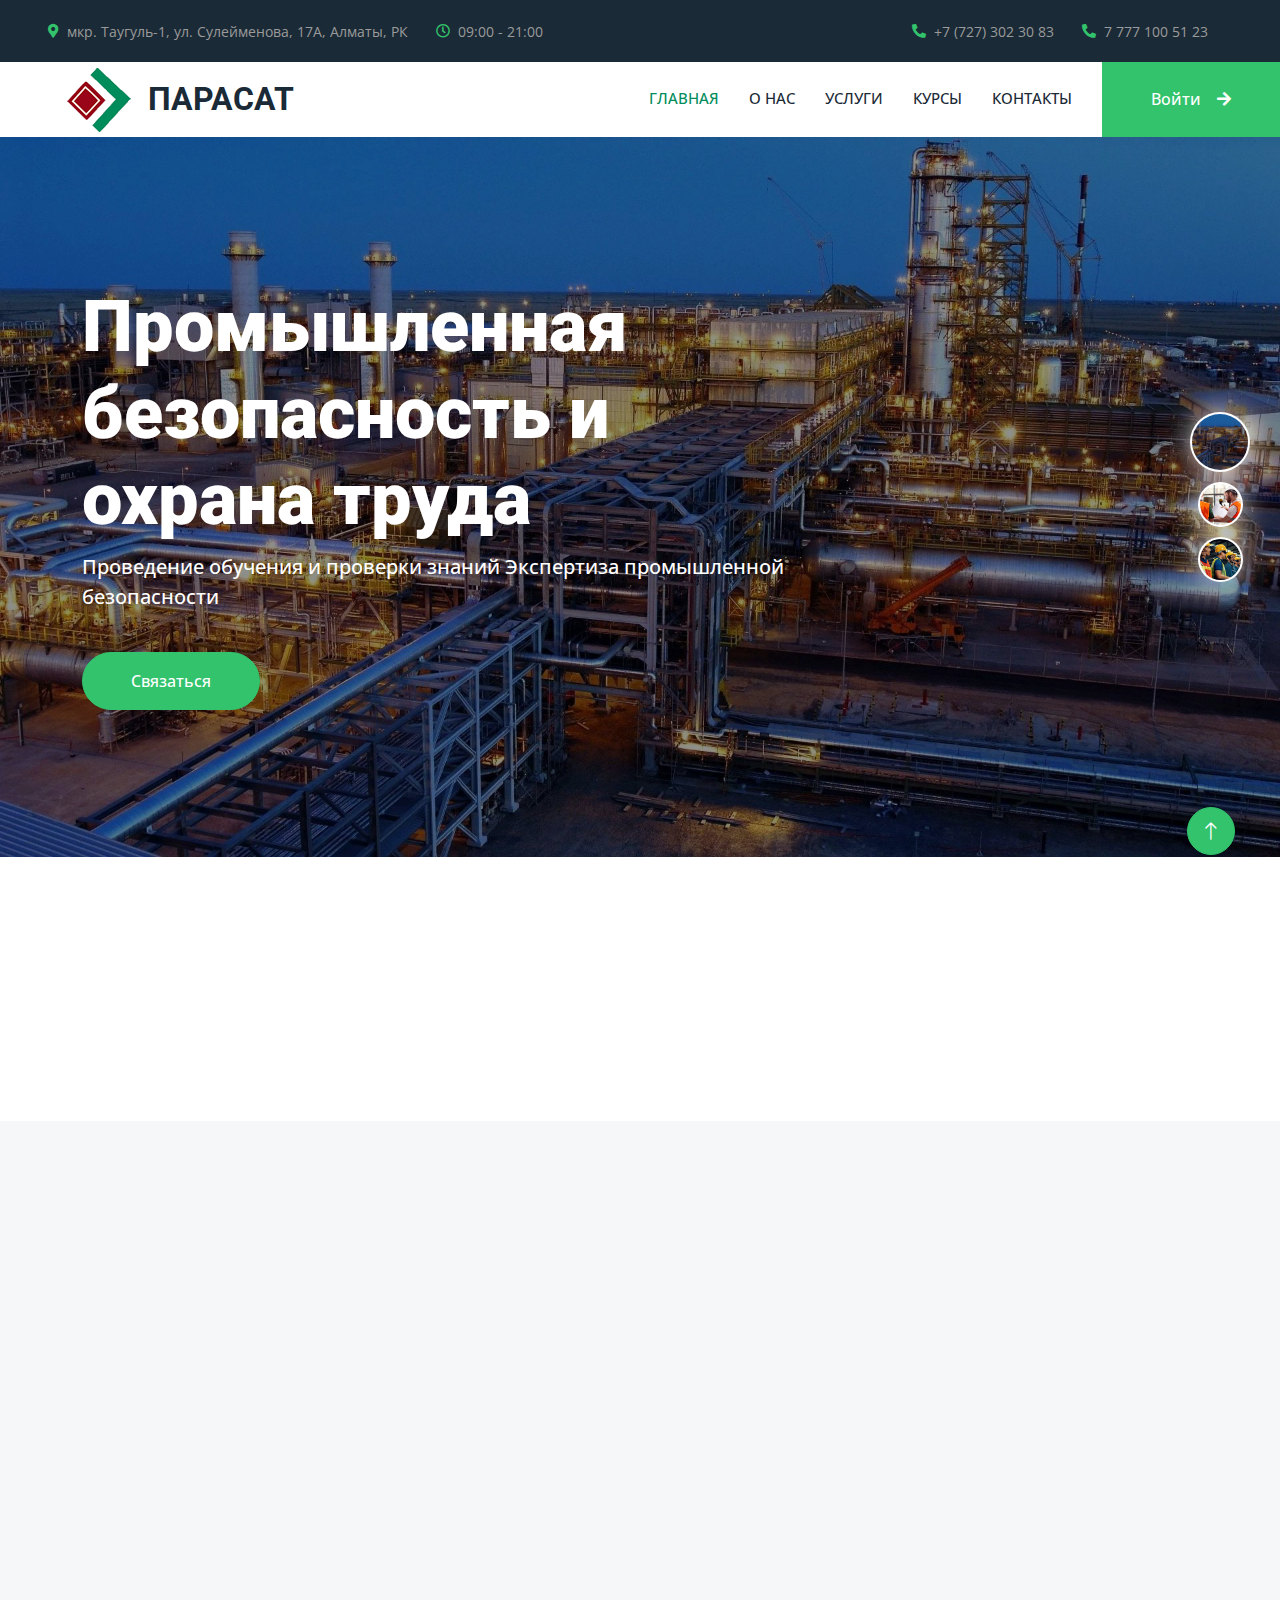
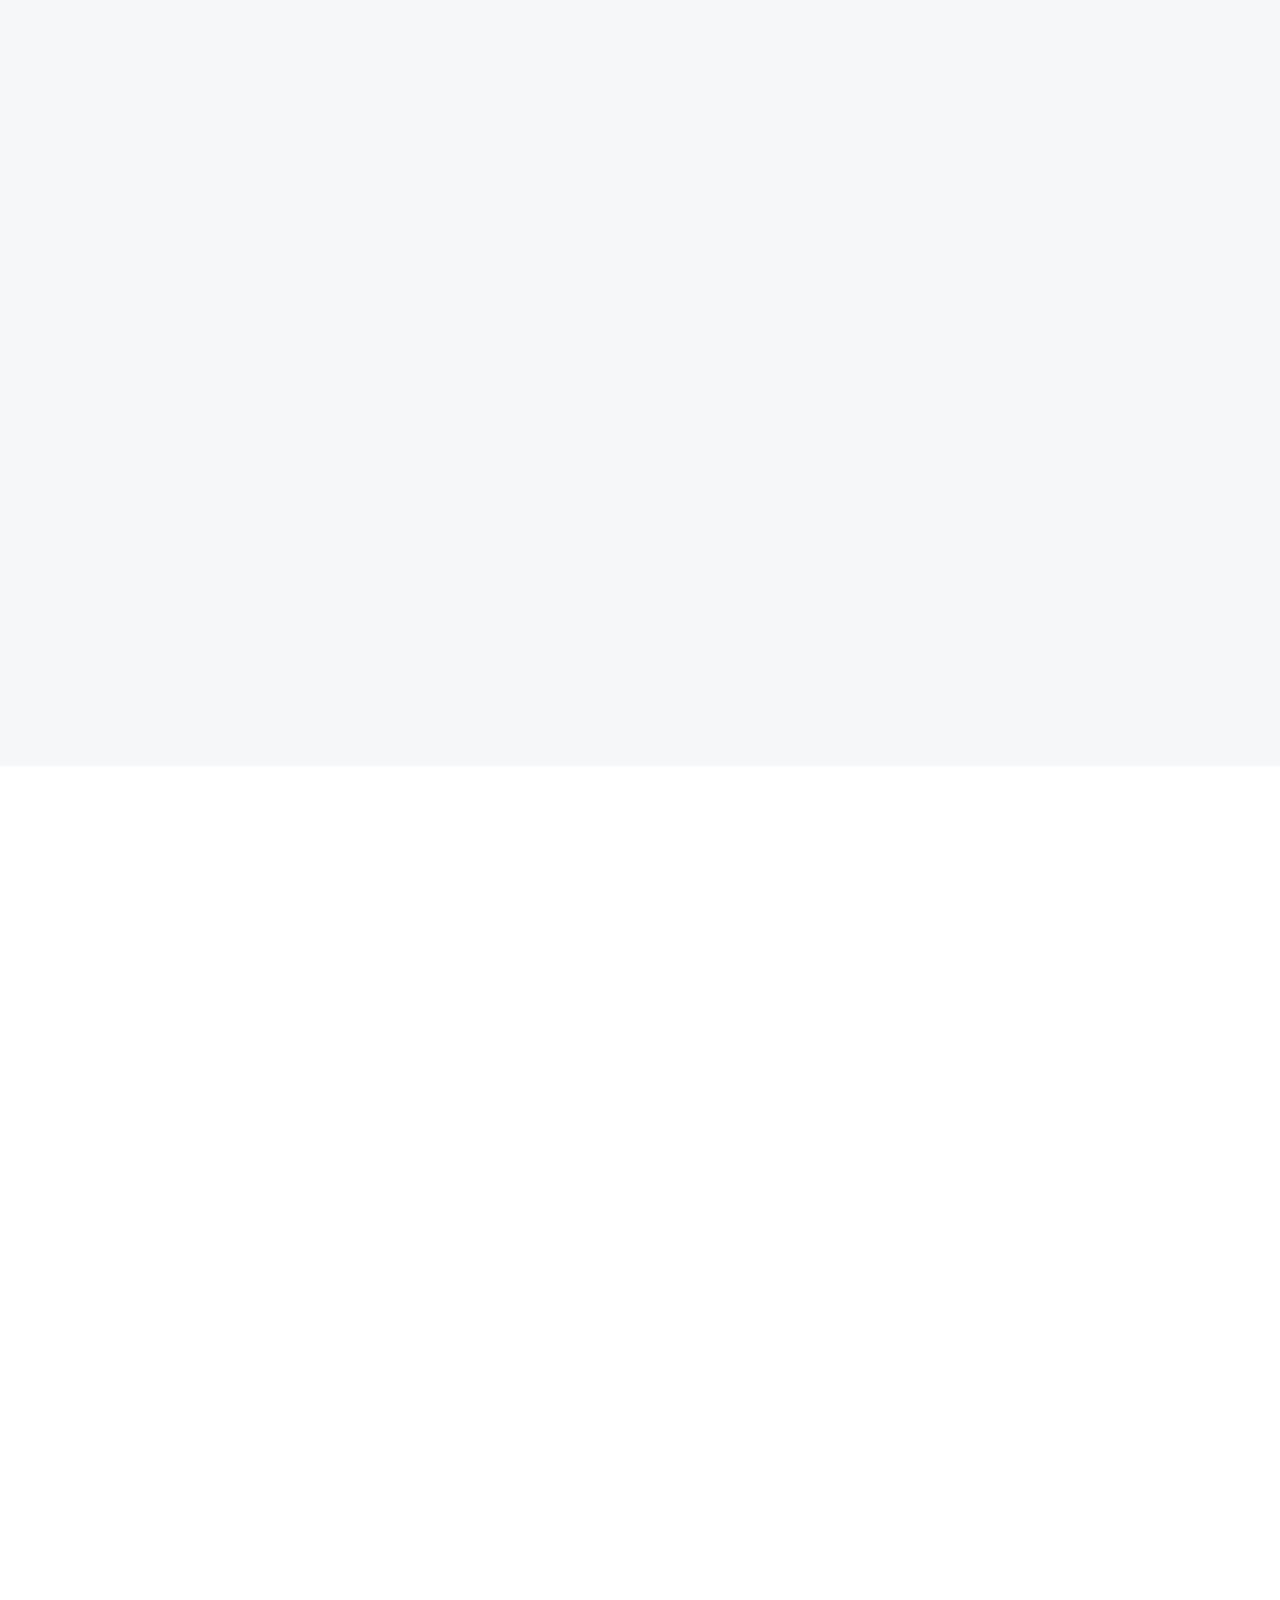
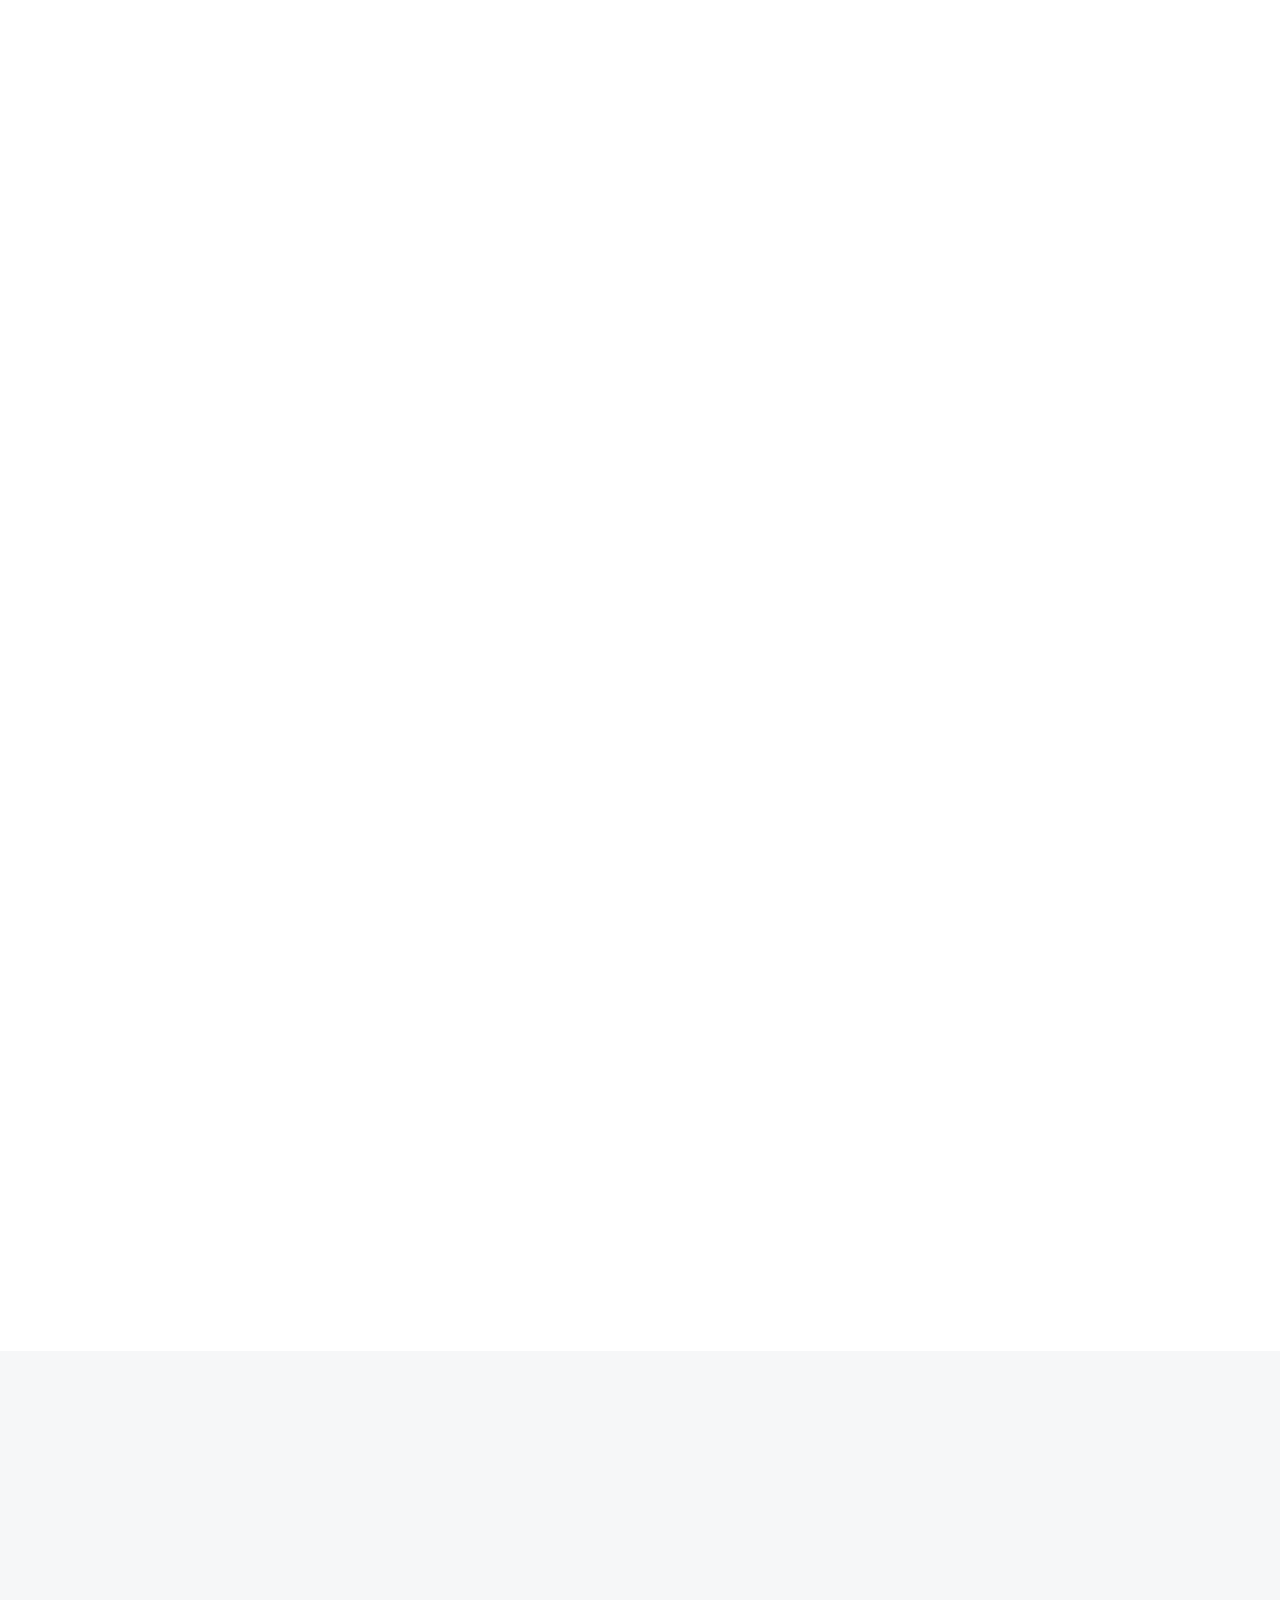
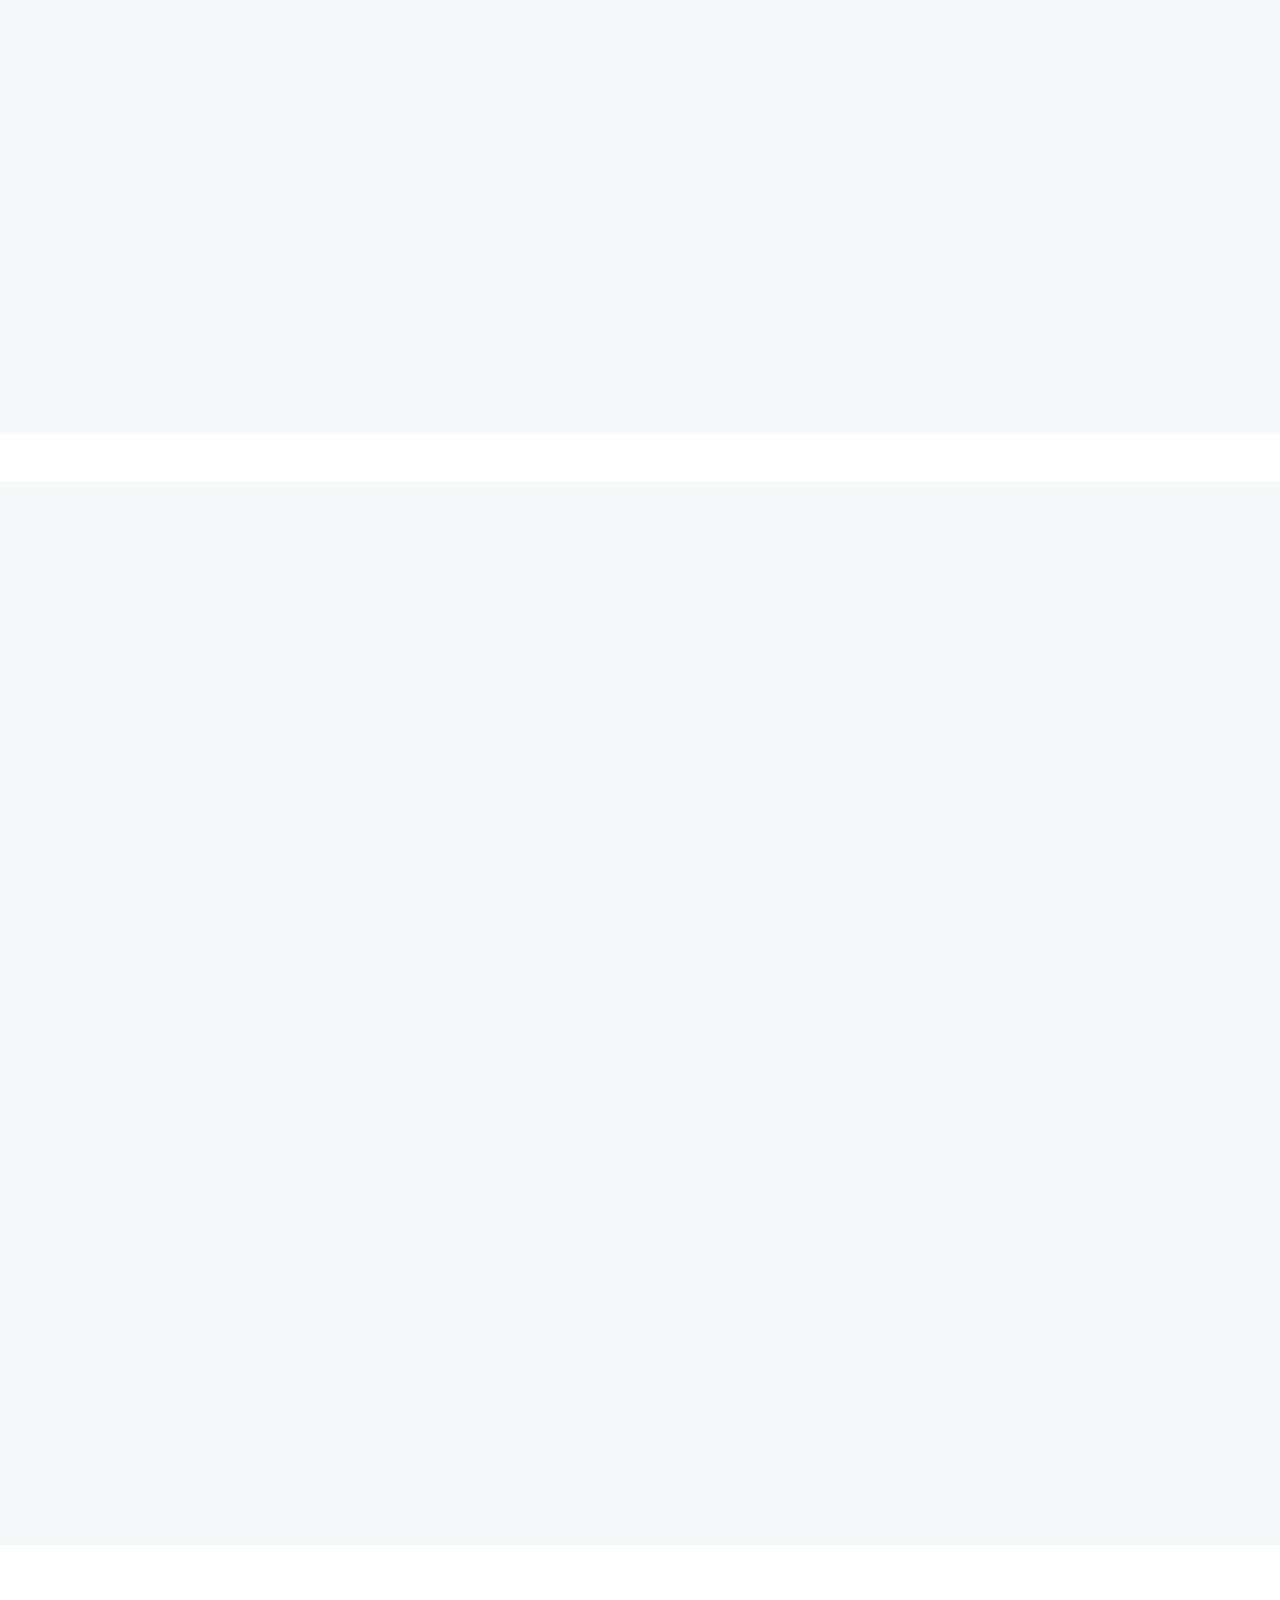
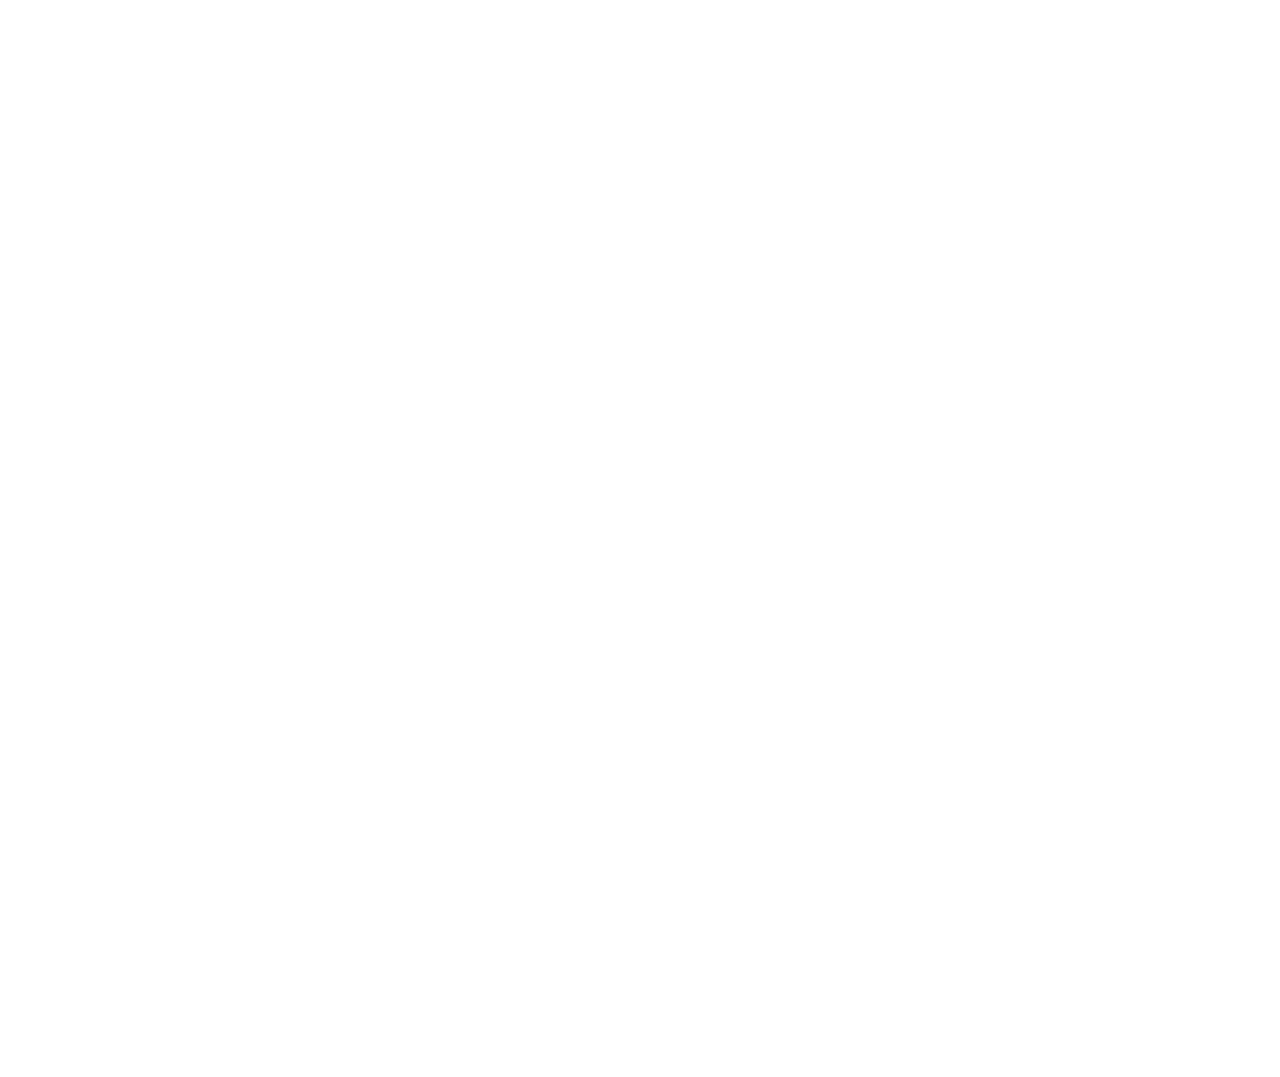
<file: index.html>
<!DOCTYPE html>
<html lang="en">

<head>
    <meta charset="utf-8">
    <title>Республиканский Учебный Центр
        «ПAPACAT»
        </title>
    <meta content="width=device-width, initial-scale=1.0" name="viewport">
    <meta content="" name="keywords">
    <meta content="" name="description">

    <!-- Favicon -->
    <link href="img/favicon.ico" rel="icon">

    <!-- Google Web Fonts -->
    <link rel="preconnect" href="https://fonts.googleapis.com">
    <link rel="preconnect" href="https://fonts.gstatic.com" crossorigin>
    <link href="https://fonts.googleapis.com/css2?family=Open+Sans:wght@400;500&family=Roboto:wght@500;700;900&display=swap" rel="stylesheet"> 

    <!-- Icon Font Stylesheet -->
    <link href="https://cdnjs.cloudflare.com/ajax/libs/font-awesome/5.10.0/css/all.min.css" rel="stylesheet">
    <link href="https://cdn.jsdelivr.net/npm/bootstrap-icons@1.4.1/font/bootstrap-icons.css" rel="stylesheet">

    <!-- Libraries Stylesheet -->
    <link href="lib/animate/animate.min.css" rel="stylesheet">
    <link href="lib/owlcarousel/assets/owl.carousel.min.css" rel="stylesheet">
    <link href="lib/lightbox/css/lightbox.min.css" rel="stylesheet">

    <!-- Customized Bootstrap Stylesheet -->
    <link href="css/bootstrap.min.css" rel="stylesheet">

    <!-- Template Stylesheet -->
    <link href="css/style.css" rel="stylesheet">
</head>

<body>
    <!-- Spinner Start -->
    <div id="spinner" class="show bg-white position-fixed translate-middle w-100 vh-100 top-50 start-50 d-flex align-items-center justify-content-center">
        <div class="spinner-border text-primary" style="width: 3rem; height: 3rem;" role="status">
            <span class="sr-only">Loading...</span>
        </div>
    </div>
    <!-- Spinner End -->


    <!-- Topbar Start -->
    <div class="container-fluid bg-dark p-0">
        <div class="row gx-0 d-none d-lg-flex">
            <div class="col-lg-7 px-5 text-start">
                <div class="h-100 d-inline-flex align-items-center me-4">
                    <small class="fa fa-map-marker-alt text-primary me-2"></small>
                    <small>мкр. Таугуль-1, ул. Сулейменова, 17А, Алматы, РК</small>
                </div>
                <div class="h-100 d-inline-flex align-items-center">
                    <small class="far fa-clock text-primary me-2"></small>
                    <small>09:00 - 21:00</small>
                </div>
            </div>
            <div class="col-lg-5 px-5 text-end">
                <div class="h-100 d-inline-flex align-items-center me-4">
                    <small class="fa fa-phone-alt text-primary me-2"></small>
                    <small>+7 (727) 302 30 83</small>
                    
                </div>
                <div class="h-100 d-inline-flex align-items-center me-4">
                    <small class="fa fa-phone-alt text-primary me-2"></small>
                    <small>7 777 100 51 23</small>  
                </div>
                <div class="h-100 d-inline-flex align-items-center mx-n2">
                    <a class="btn btn-square btn-link rounded-0 border-0 border-end border-secondary" href=""><i class="fab fa-facebook-f"></i></a>
                    <a class="btn btn-square btn-link rounded-0 border-0 border-end border-secondary" href=""><i class="fab fa-twitter"></i></a>
                    <a class="btn btn-square btn-link rounded-0 border-0 border-end border-secondary" href=""><i class="fab fa-linkedin-in"></i></a>
                    <a class="btn btn-square btn-link rounded-0" href=""><i class="fab fa-instagram"></i></a>
                </div>
            </div>
        </div>
    </div>
    <!-- Topbar End -->


    <!-- Navbar Start -->
    <nav class="navbar navbar-expand-lg bg-white navbar-light sticky-top p-0">
        <a href="index.html" class="navbar-brand d-flex align-items-center  px-4 px-lg-5">
            <img src="img/logo.png" alt="">
            <h2 class="m-0 text-dark">ПAPACAT</h2>
        </a>
        <button type="button" class="navbar-toggler me-4" data-bs-toggle="collapse" data-bs-target="#navbarCollapse">
            <span class="navbar-toggler-icon"></span>
        </button>
        <div class="collapse navbar-collapse" id="navbarCollapse">
            <div class="navbar-nav ms-auto p-4 p-lg-0">
                <a href="index.html" class="nav-item nav-link active">Главная</a>
                <a href="about.html" class="nav-item nav-link">О нас</a>
                <a href="service.html" class="nav-item nav-link">Услуги</a>
                <a href="project.html" class="nav-item nav-link">Курсы</a>
                <div class="nav-item dropdown">
                   <!-- <a href="#" class="nav-link dropdown-toggle" data-bs-toggle="dropdown">Lorem</a>
                    <div class="dropdown-menu bg-light m-0">
                        <a href="feature.html" class="dropdown-item">Feature</a>
                        <a href="quote.html" class="dropdown-item">Free Quote</a>
                        <a href="team.html" class="dropdown-item">Our Team</a>
                        <a href="testimonial.html" class="dropdown-item">Testimonial</a>
                        <a href="404.html" class="dropdown-item">404 Page</a>
                    </div>
                </div>-->
                <a href="contact.html" class="nav-item nav-link">Контакты</a>
            </div>
            <a href="qrcode.html" class="btn btn-primary rounded-0 py-4 px-lg-5 d-none d-lg-block">Войти<i class="fa fa-arrow-right ms-3"></i></a>
        </div>
    </nav>
    <!-- Navbar End -->


    <!-- Carousel Start -->
    <div class="container-fluid p-0 pb-5 wow fadeIn" data-wow-delay="0.1s">
        <div class="owl-carousel header-carousel position-relative">
            <div class="owl-carousel-item position-relative" data-dot="<img src='img/carousel-1.jpg'>">
                <img class="img-fluid" src="img/carousel-1.jpg" alt="">
                <div class="owl-carousel-inner">
                    <div class="container">
                        <div class="row justify-content-start">
                            <div class="col-10 col-lg-8">
                                <h1 class="display-2 text-white animated slideInDown">Промышленная безопасность
                                    и охрана труда
                                    </h1>
                                <p class="fs-5 fw-medium text-white mb-4 pb-3">Проведение обучения и проверки знаний
                                    Экспертиза промышленной безопасности
                                    </p>
                                <a href="" class="btn btn-primary rounded-pill py-3 px-5 animated slideInLeft">Связаться</a>
                            </div>
                        </div>
                    </div>
                </div>
            </div>
            <div class="owl-carousel-item position-relative" data-dot="<img src='img/carousel-2.jpg'>">
                <img class="img-fluid" src="img/carousel-2.jpg" alt="">
                <div class="owl-carousel-inner">
                    <div class="container">
                        <div class="row justify-content-start">
                            <div class="col-10 col-lg-8">
                                <h1 class="display-2 text-white animated slideInDown">Имеем разрешительные документы</h1>
                                <p class="fs-5 fw-medium text-white mb-4 pb-3">На проведение обучения по БиОТ
                                    и организацию работ в области обеспечения промышленной безопасности
                                    </p>
                                <a href="" class="btn btn-primary rounded-pill py-3 px-5 animated slideInLeft">Связаться</a>
                            </div>
                        </div>
                    </div>
                </div>
            </div>
            <div class="owl-carousel-item position-relative" data-dot="<img src='img/carousel-3.jpg'>">
                <img class="img-fluid" src="img/carousel-3.jpg" alt="">
                <div class="owl-carousel-inner">
                    <div class="container">
                        <div class="row justify-content-start">
                            <!--<div class="col-10 col-lg-8">
                                <h1 class="display-2 text-white animated slideInDown"></h1>
                                <p class="fs-5 fw-medium text-white mb-4 pb-3"></p>
                                <a href="" class="btn btn-primary rounded-pill py-3 px-5 animated slideInLeft"></a>
                            </div>-->
                        </div>
                    </div>
                </div>
            </div>
        </div>
    </div>
    <!-- Carousel End -->


    <!-- Feature Start -->
    <div class="container-xxl py-5">
        <div class="container">
            <div class="row g-5">
                <div class="col-md-6 col-lg-3 wow fadeIn" data-wow-delay="0.1s">
                    <div class="d-flex align-items-center mb-4">
                        <div class="btn-lg-square bg-primary rounded-circle me-3">
                            <i class="fa fa-users text-white"></i>
                        </div>
                        <h1 class="mb-0" data-toggle="counter-up">3453</h1>
                    </div>
                    <h5 class="mb-3"></h5>
                </div>
                <div class="col-md-6 col-lg-3 wow fadeIn" data-wow-delay="0.3s">
                    <div class="d-flex align-items-center mb-4">
                        <div class="btn-lg-square bg-primary rounded-circle me-3">
                            <i class="fa fa-check text-white"></i>
                        </div>
                        <h1 class="mb-0 text-center" data-toggle="counter-up">4234</h1>
                    </div>
                    <h5 class="mb-3 "></h5>
                </div>
                <div class="col-md-6 col-lg-3 wow fadeIn" data-wow-delay="0.5s">
                    <div class="d-flex align-items-center mb-4">
                        <div class="btn-lg-square bg-primary rounded-circle me-3">
                            <i class="fa fa-award text-white"></i>
                        </div>
                        <h1 class="mb-0" data-toggle="counter-up">3123</h1>
                    </div>
                    <h5 class="mb-3"></h5>
                </div>
                <div class="col-md-6 col-lg-3 wow fadeIn" data-wow-delay="0.7s">
                    <div class="d-flex align-items-center mb-4">
                        <div class="btn-lg-square bg-primary rounded-circle me-3">
                            <i class="fa fa-users-cog text-white"></i>
                        </div>
                        <h1 class="mb-0" data-toggle="counter-up">1831</h1>
                    </div>
                    <h5 class="mb-3"></h5>
                </div>
            </div>
        </div>
    </div>
    <!-- Feature Start -->


    <!-- About Start -->
    <div class="container-fluid bg-light overflow-hidden my-5 px-lg-0">
        <div class="container about px-lg-0">
            <div class="row g-0 mx-lg-0">
                <div class="col-lg-6 ps-lg-0 wow fadeIn" data-wow-delay="0.1s" style="min-height: 400px;">
                    <div class="position-relative h-100">
                        <img class="position-absolute img-fluid w-100 h-100" src="img/about.jpg" style="object-fit: cover;" alt="">
                    </div>
                </div>
                <div class="col-lg-6 about-text py-5 wow fadeIn" data-wow-delay="0.5s">
                    <div class="p-lg-5 pe-lg-0">
                        <h6 class="text-primary">О нас</h6>
                        <h1 class="mb-4">TOO «Республиканский Учебный Центр «ПAPACAT»</h1>
                        <p>В соответствии с регламентирующими требованиями законодательства Республики Казахстан, проводит
                            квалифицированное обучение руководителей и специалистов, работников предприятия по следующим позициям:
                            </p>
                        <p><i class="fa fa-check-circle text-primary me-3"></i>Безопасность охрана труда</p>
                        <p><i class="fa fa-check-circle text-primary me-3"></i>Промышленная безопасность</p>
                        <p><i class="fa fa-check-circle text-primary me-3"></i>Пожарно-технический минимум</p>
                        <p><i class="fa fa-check-circle text-primary me-3"></i>Электробезопасность</p>
                        <p><i class="fa fa-check-circle text-primary me-3"></i>Радиационная безопасность</p>
                        <p><i class="fa fa-check-circle text-primary me-3"></i>Оказание доврачебной медицинской помощи </p>
                        <p>А также выполняет услуги по промышленной безопасности:
                            </p>
                            <p><i class="fa fa-check-circle text-primary me-3"></i>Аттестация рабочих мест по условиям труда</p>
                        <p><i class="fa fa-check-circle text-primary me-3"></i>Экспертиза  промышленной безопасности</p>
                        <p><i class="fa fa-check-circle text-primary me-3"></i>Пожарно-технический минимум</p>
                        <p><i class="fa fa-check-circle text-primary me-3"></i>Дефектоскопия неразрушающими методами контроля</p>
                        <p><i class="fa fa-check-circle text-primary me-3"></i>Диагностика и обследование технических устройств</p>
                        <p><i class="fa fa-check-circle text-primary me-3"></i>Освидетельствование технических устройств на опасных
                            производственных объектах
                         </p>
                         <p><i class="fa fa-check-circle text-primary me-3"></i>Разработка декларации опасных производственных объектах</p>
                         <p><i class="fa fa-check-circle text-primary me-3"></i>7.	Получение разрешение на примените технических устройств</p>


                        <a href="" class="btn btn-primary rounded-pill py-3 px-5 mt-3">Связаться</a>
                    </div>
                </div>
            </div>
        </div>
    </div>
    <!-- About End -->


    <!-- Service Start -->
    <div class="container-xxl py-5">
        <div class="container">
            <div class="text-center mx-auto mb-5 wow fadeInUp" data-wow-delay="0.1s" style="max-width: 600px;">
                <h1 class="text-primary">Наши услуги</h1>

            </div>
            <div class="row g-4">
                <div class="col-md-6 col-lg-4 wow fadeInUp" data-wow-delay="0.1s">
                    <div class="service-item rounded overflow-hidden">
                        <img class="img-fluid" src="img/img-600x400-1.jpg" alt="">
                        <div class="position-relative p-4 pt-0">
                            <div class="service-icon">
                                <i class="fas fa-map fa-3x"></i>
                            </div>
                            <h4 class="mb-3">БЕЗОПАСНОСТЬ И ОХРАНА ТРУДА (БиОТ)</h4>
                            <p>В соответствии с регламентирующими требованиями законодательства Республики Казахстан, компания «Республиканский Учебный Центр «ПАРАСАТ»</p>
                            <a class="small fw-medium" href="">Подробнее<i class="fa fa-arrow-right ms-2"></i></a>
                        </div>
                    </div>
                </div>
                <div class="col-md-6 col-lg-4 wow fadeInUp" data-wow-delay="0.3s">
                    <div class="service-item rounded overflow-hidden">
                        <img class="img-fluid" src="img/img-600x400-2.jpg" alt="">
                        <div class="position-relative p-4 pt-0">
                            <div class="service-icon">
                                <i class="fas fa-fire-extinguisher fa-3x"></i>
                            </div>
                            <h4 class="mb-3">ПОЖАРНАЯ БЕЗОПАСНОСТЬ</h4>
                            <p>Обучение для руководителей организаций и работников, ответственных за пожарную безопасность и проведение противопожарного инструктажа
                                в виде семинарских и практических занятий.
                            </p>
                            <a class="small fw-medium" href="">Подробнее<i class="fa fa-arrow-right ms-2"></i></a>
                        </div>
                    </div>
                </div>
                <div class="col-md-6 col-lg-4 wow fadeInUp" data-wow-delay="0.5s">
                    <div class="service-item rounded overflow-hidden">
                        <img class="img-fluid" src="img/img-600x400-3.jpg" alt="">
                        <div class="position-relative p-4 pt-0">
                            <div class="service-icon">
                                <i class="fas fa-flask fa-3x"></i>
                            </div>
                            <h4 class="mb-3">ПРОМЫШЛЕННАЯ БЕЗОПАСНОСТЬ (РАЗРАБОТКА, РЕГИСТРАЦИЯ В 
                                УПОЛНОМОЧЕННОМ ОРГАНЕ)
                                </h4>
                            <p>Компания «Республиканский Учебный Центр «ПАРАСАТ» имеет аттестованную испытательную лабораторию неразрушающего контроля. </p>
                            <a class="small fw-medium" href="">Подробнее<i class="fa fa-arrow-right ms-2"></i></a>
                        </div>
                    </div>
                </div>
                <div class="col-md-6 col-lg-4 wow fadeInUp" data-wow-delay="0.1s">
                    <div class="service-item rounded overflow-hidden">
                        <img class="img-fluid" src="img/img-600x400-4.jpg" alt="">
                        <div class="position-relative p-4 pt-0">
                            <div class="service-icon">
                                <i class="fas fa-graduation-cap fa-3x"></i>
                            </div>
                            <h4 class="mb-3">ЭКОЛОГИЧЕСКОЕ СОПРОВОЖДЕНИЕ</h4>
                            <p>Одной из главных обязанностей руководителей организаций является обеспечение безопасности сотрудника на рабочем месте,
                                а также создание комфортных условий труда.
                            </p>
                            <a class="small fw-medium" href="">Подробнее<i class="fa fa-arrow-right ms-2"></i></a>
                        </div>
                    </div>
                </div>
                <div class="col-md-6 col-lg-4 wow fadeInUp" data-wow-delay="0.3s">
                    <div class="service-item rounded overflow-hidden">
                        <img class="img-fluid" src="img/img-600x400-5.jpg" alt="">
                        <div class="position-relative p-4 pt-0">
                            <div class="service-icon">
                                <i class="fas fa-wrench fa-3x"></i>
                            </div>
                            <h4 class="mb-3">ТЕХНИЧЕСКИЙ НАДЗОР И  ОБСЛЕДОВАНИЕ ЗДАНИЙ</h4>
                            <p>Аттестация рабочих мест по условиям труда проводится в соответствии с Приказом Министра здравоохранения и социального развития Республики Казахстан от 28 декабря 2015 года №1057 </p>
                            <a class="small fw-medium" href="">Подробнее<i class="fa fa-arrow-right ms-2"></i></a>
                        </div>
                    </div>
                </div>
                <div class="col-md-6 col-lg-4 wow fadeInUp" data-wow-delay="0.5s">
                    <div class="service-item rounded overflow-hidden">
                        <img class="img-fluid" src="img/img-600x400-6.jpg" alt="">
                        <div class="position-relative p-4 pt-0">
                            <div class="service-icon">
                                <i class="fa fa-lightbulb fa-3x"></i>
                            </div>
                            <h4 class="mb-3">ПРОЕКТНО-СМЕТНАЯ ДОКУМЕНТАЦИЯ</h4>
                            <p>Экспертиза промышленной безопасности – вид экспертизы проектной документации, действующего оборудования, устройств, материалов</p>
                            <a class="small fw-medium" href="">Подробнее<i class="fa fa-arrow-right ms-2"></i></a>
                        </div>
                    </div>
                </div>
                <div class="col-md-6 col-lg-4 wow fadeInUp" data-wow-delay="0.5s">
                    <div class="service-item rounded overflow-hidden">
                        <img class="img-fluid" src="img/img-600x400-6.jpg" alt="">
                        <div class="position-relative p-4 pt-0">
                            <div class="service-icon">
                                <i class="fa fa-lightbulb fa-3x"></i>
                            </div>
                            <h4 class="mb-3">ПРОЕКТНО-СМЕТНАЯ ДОКУМЕНТАЦИЯ</h4>
                            <p>Экспертиза промышленной безопасности – вид экспертизы проектной документации, действующего оборудования, устройств, материалов</p>
                            <a class="small fw-medium" href="">Подробнее<i class="fa fa-arrow-right ms-2"></i></a>
                        </div>
                    </div>
                </div>
                <div class="col-md-6 col-lg-4 wow fadeInUp" data-wow-delay="0.5s">
                    <div class="service-item rounded overflow-hidden">
                        <img class="img-fluid" src="img/img-600x400-6.jpg" alt="">
                        <div class="position-relative p-4 pt-0">
                            <div class="service-icon">
                                <i class="fa fa-lightbulb fa-3x"></i>
                            </div>
                            <h4 class="mb-3">ЭНЕРГОЭКСПЕРТИЗА</h4>
                            <p>Экспертиза промышленной безопасности – вид экспертизы проектной документации, действующего оборудования, устройств, материалов</p>
                            <a class="small fw-medium" href="">Подробнее<i class="fa fa-arrow-right ms-2"></i></a>
                        </div>
                    </div>
                </div>
                <div class="col-md-6 col-lg-4 wow fadeInUp" data-wow-delay="0.5s">
                    <div class="service-item rounded overflow-hidden">
                        <img class="img-fluid" src="img/img-600x400-6.jpg" alt="">
                        <div class="position-relative p-4 pt-0">
                            <div class="service-icon">
                                <i class="fa fa-lightbulb fa-3x"></i>
                            </div>
                            <h4 class="mb-3">ЭНЕРГОАУДИТ</h4>
                            <p>Экспертиза промышленной безопасности – вид экспертизы проектной документации, действующего оборудования, устройств, материалов</p>
                            <a class="small fw-medium" href="">Подробнее<i class="fa fa-arrow-right ms-2"></i></a>
                        </div>
                    </div>
                </div>
            </div>
        </div>
    </div>
    <!-- Service End -->


    <!-- Feature Start -->
    <div class="container-fluid bg-light overflow-hidden my-5 px-lg-0">
        <div class="container feature px-lg-0">
            <div class="row g-0 mx-lg-0">
                <div class="col-lg-6 feature-text py-5 wow fadeIn" data-wow-delay="0.1s">
                    <div class="p-lg-5 ps-lg-0">
                        <h6 class="text-primary">Почему выбрали нас !</h6>
                        <h1 class="mb-4">ОБСЛЕДОВАНИЕ, ДИАГНОСТИКА 
                            </h1>
                        <p class="mb-4 pb-2">Специалисты компании РУЦ «ПАРАСАТ» имеют необходимые навыки для осуществления работ по диагностике, освидетельствования, расчёта остаточного ресурса для продления истёкшего срока службы технических устройств любой сложности, применяемых на территории Республики Казахстан</p>
                        <div class="row g-4">
                            <div class="col-6">
                                <div class="d-flex align-items-center">
                                    <div class="btn-lg-square bg-primary rounded-circle">
                                        <i class="fa fa-check text-white"></i>
                                    </div>
                                    <div class="ms-4">
                                        <p class="mb-0">ГПМ</p>
                                        <h5 class="mb-0">Грузоподъёмные механизмы  </h5>
                                    </div>
                                </div>
                            </div>
                            <div class="col-6">
                                <div class="d-flex align-items-center">
                                    <div class="btn-lg-square bg-primary rounded-circle">
                                        <i class="fa fa-user-check text-white"></i>
                                    </div>
                                    <div class="ms-4">
                                        <p class="mb-0">НГДО</p>
                                        <h5 class="mb-0">Тех.диагностика и инструментов.</h5>
                                    </div>
                                </div>
                            </div>
                            <div class="col-6">
                                <div class="d-flex align-items-center">
                                    <div class="btn-lg-square bg-primary rounded-circle">
                                        <i class="fa fa-drafting-compass text-white"></i>
                                    </div>
                                    <div class="ms-4">
                                        <p class="mb-0">ШПМ</p>
                                        <h5 class="mb-0">Шахтно-подъёмных машин</h5>
                                    </div>
                                </div>
                            </div>
                            
                        </div>
                    </div>
                </div>
                <div class="col-lg-6 pe-lg-0 wow fadeIn" data-wow-delay="0.5s" style="min-height: 400px;">
                    <div class="position-relative h-100">
                        <img class="position-absolute img-fluid w-100 h-100" src="img/feature.jpg" style="object-fit: cover;" alt="">
                    </div>
                </div>
            </div>
        </div>
    </div>
    <!-- Feature End -->


    <!-- Projects Start -->
    <!--<div class="container-xxl py-5">
        <div class="container">
            <div class="text-center mx-auto mb-5 wow fadeInUp" data-wow-delay="0.1s" style="max-width: 600px;">
                <h6 class="text-primary">Our Projects</h6>
                <h1 class="mb-4">Visit Our Latest Solar And Renewable Energy Projects</h1>
            </div>
            <div class="row mt-n2 wow fadeInUp" data-wow-delay="0.3s">
                <div class="col-12 text-center">
                    <ul class="list-inline mb-5" id="portfolio-flters">
                        <li class="mx-2 active" data-filter="*">All</li>
                        <li class="mx-2" data-filter=".first">Solar Panels</li>
                        <li class="mx-2" data-filter=".second">Wind Turbines</li>
                        <li class="mx-2" data-filter=".third">Hydropower Plants</li>
                    </ul>
                </div>
            </div>
            <div class="row g-4 portfolio-container wow fadeInUp" data-wow-delay="0.5s">
                <div class="col-lg-4 col-md-6 portfolio-item first">
                    <div class="portfolio-img rounded overflow-hidden">
                        <img class="img-fluid" src="img/img-600x400-6.jpg" alt="">
                        <div class="portfolio-btn">
                            <a class="btn btn-lg-square btn-outline-light rounded-circle mx-1" href="img/img-600x400-6.jpg" data-lightbox="portfolio"><i class="fa fa-eye"></i></a>
                            <a class="btn btn-lg-square btn-outline-light rounded-circle mx-1" href=""><i class="fa fa-link"></i></a>
                        </div>
                    </div>
                    <div class="pt-3">
                        <p class="text-primary mb-0">Solar Panels</p>
                        <hr class="text-primary w-25 my-2">
                        <h5 class="lh-base">We Are pioneers of solar & renewable energy industry</h5>
                    </div>
                </div>
                <div class="col-lg-4 col-md-6 portfolio-item second">
                    <div class="portfolio-img rounded overflow-hidden">
                        <img class="img-fluid" src="img/img-600x400-5.jpg" alt="">
                        <div class="portfolio-btn">
                            <a class="btn btn-lg-square btn-outline-light rounded-circle mx-1" href="img/img-600x400-5.jpg" data-lightbox="portfolio"><i class="fa fa-eye"></i></a>
                            <a class="btn btn-lg-square btn-outline-light rounded-circle mx-1" href=""><i class="fa fa-link"></i></a>
                        </div>
                    </div>
                    <div class="pt-3">
                        <p class="text-primary mb-0">Wind Turbines</p>
                        <hr class="text-primary w-25 my-2">
                        <h5 class="lh-base">We Are pioneers of solar & renewable energy industry</h5>
                    </div>
                </div>
                <div class="col-lg-4 col-md-6 portfolio-item third">
                    <div class="portfolio-img rounded overflow-hidden">
                        <img class="img-fluid" src="img/img-600x400-4.jpg" alt="">
                        <div class="portfolio-btn">
                            <a class="btn btn-lg-square btn-outline-light rounded-circle mx-1" href="img/img-600x400-4.jpg" data-lightbox="portfolio"><i class="fa fa-eye"></i></a>
                            <a class="btn btn-lg-square btn-outline-light rounded-circle mx-1" href=""><i class="fa fa-link"></i></a>
                        </div>
                    </div>
                    <div class="pt-3">
                        <p class="text-primary mb-0">Hydropower Plants</p>
                        <hr class="text-primary w-25 my-2">
                        <h5 class="lh-base">We Are pioneers of solar & renewable energy industry</h5>
                    </div>
                </div>
                <div class="col-lg-4 col-md-6 portfolio-item first">
                    <div class="portfolio-img rounded overflow-hidden">
                        <img class="img-fluid" src="img/img-600x400-3.jpg" alt="">
                        <div class="portfolio-btn">
                            <a class="btn btn-lg-square btn-outline-light rounded-circle mx-1" href="img/img-600x400-3.jpg" data-lightbox="portfolio"><i class="fa fa-eye"></i></a>
                            <a class="btn btn-lg-square btn-outline-light rounded-circle mx-1" href=""><i class="fa fa-link"></i></a>
                        </div>
                    </div>
                    <div class="pt-3">
                        <p class="text-primary mb-0">Solar Panels</p>
                        <hr class="text-primary w-25 my-2">
                        <h5 class="lh-base">We Are pioneers of solar & renewable energy industry</h5>
                    </div>
                </div>
                <div class="col-lg-4 col-md-6 portfolio-item second">
                    <div class="portfolio-img rounded overflow-hidden">
                        <img class="img-fluid" src="img/img-600x400-2.jpg" alt="">
                        <div class="portfolio-btn">
                            <a class="btn btn-lg-square btn-outline-light rounded-circle mx-1" href="img/img-600x400-2.jpg" data-lightbox="portfolio"><i class="fa fa-eye"></i></a>
                            <a class="btn btn-lg-square btn-outline-light rounded-circle mx-1" href=""><i class="fa fa-link"></i></a>
                        </div>
                    </div>
                    <div class="pt-3">
                        <p class="text-primary mb-0">Wind Turbines</p>
                        <hr class="text-primary w-25 my-2">
                        <h5 class="lh-base">We Are pioneers of solar & renewable energy industry</h5>
                    </div>
                </div>
                <div class="col-lg-4 col-md-6 portfolio-item third">
                    <div class="portfolio-img rounded overflow-hidden">
                        <img class="img-fluid" src="img/img-600x400-1.jpg" alt="">
                        <div class="portfolio-btn">
                            <a class="btn btn-lg-square btn-outline-light rounded-circle mx-1" href="img/img-600x400-1.jpg" data-lightbox="portfolio"><i class="fa fa-eye"></i></a>
                            <a class="btn btn-lg-square btn-outline-light rounded-circle mx-1" href=""><i class="fa fa-link"></i></a>
                        </div>
                    </div>
                    <div class="pt-3">
                        <p class="text-primary mb-0">Hydropower Plants</p>
                        <hr class="text-primary w-25 my-2">
                        <h5 class="lh-base">We Are pioneers of solar & renewable energy industry</h5>
                    </div>
                </div>
            </div>
        </div>
    </div>-->
    <!-- Projects End -->


    <!-- Quote Start -->
    <div class="container-fluid bg-light overflow-hidden my-5 px-lg-0">
        <div class="container quote px-lg-0">
            <div class="row g-0 mx-lg-0">
                <div class="col-lg-6 ps-lg-0 wow fadeIn" data-wow-delay="0.1s" style="min-height: 400px;">
                    <div class="position-relative h-100">
                        <img class="position-absolute img-fluid w-100 h-100" src="img/quote.jpg" style="object-fit: cover;" alt="">
                    </div>
                </div>
                <div class="col-lg-6 quote-text py-5 wow fadeIn" data-wow-delay="0.5s">
                    <div class="p-lg-5 pe-lg-0">
                        <h6 class="text-primary">ОБУЧЕНИЕ РАБОТНИКОВ ОСНОВАМ ОХРАНЫ ТРУДА</h6>
                        <h1 class="mb-4">ТОО «Республиканский Учебный Центр» ПАРАСАТ»</h1>
                        <p class="mb-4 pb-2">Осуществляет подготовку, переподготовку, повышение квалификации и проверку знаний (экзамены) инженерно-технических работников и специалистов опасных производственных объектов, а также аттестованных, проектных организаций и иных организаций, привлекаемых для работы на опасных производственных объектах, на основании имеющего Аттестата, предоставляющего право обучение специалистов в области промышленной безопасности.</p>
                        <p class="mb-4 pb-2">Общая программа подготовки и разработка установленного образца квалификационных удостоверений, отвечают требованиям статьи 79 Закона РК от 11 апреля 2014 года № 188-V «О гражданской защите» и нормативной базы РК в сфере промышленной безопасности.</p>
                        <form>
                            <div class="row g-3">
                                <div class="col-12 col-sm-6">
                                    <input type="text" class="form-control border-0" placeholder="" style="height: 55px;">
                                </div>
                                <div class="col-12 col-sm-6">
                                    <input type="email" class="form-control border-0" placeholder="" style="height: 55px;">
                                </div>
                                <div class="col-12 col-sm-6">
                                    <input type="text" class="form-control border-0" placeholder="" style="height: 55px;">
                                </div>
                                <div class="col-12 col-sm-6">
                                    <select class="form-select border-0" style="height: 55px;">
                                        <option selected></option>
                                        <option value="1">Service 1</option>
                                        <option value="2">Service 2</option>
                                        <option value="3">Service 3</option>
                                    </select>
                                </div>
                                <div class="col-12">
                                    <textarea class="form-control border-0" placeholder=""></textarea>
                                </div>
                                <div class="col-12">
                                    <button class="btn btn-primary rounded-pill py-3 px-5" type="submit">Написать</button>
                                </div>
                            </div>
                        </form>
                    </div>
                </div>
            </div>
        </div>
    </div>
    <!-- Quote End -->


    <!-- Team Start -->
    <div class="container-xxl py-5">
        <div class="container">
            <div class="text-center mx-auto mb-5 wow fadeInUp" data-wow-delay="0.1s" style="max-width: 600px;">
                <h6 class="text-primary">Наши преподователи</h6>
                <h1 class="mb-4"></h1>
            </div>
            <div class="row g-4">
                <div class="col-lg-4 col-md-6 wow fadeInUp" data-wow-delay="0.1s">
                    <div class="team-item rounded overflow-hidden">
                        <div class="d-flex">
                            <img class="img-fluid w-75" src="img/team-1.jpg" alt="">
                            <div class="team-social w-25">
                                <a class="btn btn-lg-square btn-outline-primary rounded-circle mt-3" href=""><i class="fab fa-facebook-f"></i></a>
                                <a class="btn btn-lg-square btn-outline-primary rounded-circle mt-3" href=""><i class="fab fa-twitter"></i></a>
                                <a class="btn btn-lg-square btn-outline-primary rounded-circle mt-3" href=""><i class="fab fa-instagram"></i></a>
                            </div>
                        </div>
                        <div class="p-4">
                            <h5>Lorem</h5>
                            <span>Lorem</span>
                        </div>
                    </div>
                </div>
                <div class="col-lg-4 col-md-6 wow fadeInUp" data-wow-delay="0.3s">
                    <div class="team-item rounded overflow-hidden">
                        <div class="d-flex">
                            <img class="img-fluid w-75" src="img/team-2.jpg" alt="">
                            <div class="team-social w-25">
                                <a class="btn btn-lg-square btn-outline-primary rounded-circle mt-3" href=""><i class="fab fa-facebook-f"></i></a>
                                <a class="btn btn-lg-square btn-outline-primary rounded-circle mt-3" href=""><i class="fab fa-twitter"></i></a>
                                <a class="btn btn-lg-square btn-outline-primary rounded-circle mt-3" href=""><i class="fab fa-instagram"></i></a>
                            </div>
                        </div>
                        <div class="p-4">
                            <h5>Lorem</h5>
                            <span>Lorem</span>
                        </div>
                    </div>
                </div>
                <div class="col-lg-4 col-md-6 wow fadeInUp" data-wow-delay="0.5s">
                    <div class="team-item rounded overflow-hidden">
                        <div class="d-flex">
                            <img class="img-fluid w-75" src="img/team-3.jpg" alt="">
                            <div class="team-social w-25">
                                <a class="btn btn-lg-square btn-outline-primary rounded-circle mt-3" href=""><i class="fab fa-facebook-f"></i></a>
                                <a class="btn btn-lg-square btn-outline-primary rounded-circle mt-3" href=""><i class="fab fa-twitter"></i></a>
                                <a class="btn btn-lg-square btn-outline-primary rounded-circle mt-3" href=""><i class="fab fa-instagram"></i></a>
                            </div>
                        </div>
                        <div class="p-4">
                            <h5>Lorem</h5>
                            <span>Lorem</span>
                        </div>
                    </div>
                </div>
            </div>
        </div>
    </div>
    <!-- Team End -->


    <!-- Testimonial Start -->
    
    <!-- Testimonial End -->


    <!-- Footer Start -->
    <div class="container-fluid bg-dark text-body footer mt-5 pt-5 wow fadeIn" data-wow-delay="0.1s">
        <div class="container py-5">
            <div class="row g-5">
                <div class="col-lg-3 col-md-6">
                    <h5 class="text-white mb-4">Парасат</h5>
                    <p class="mb-2"><i class="fa fa-map-marker-alt me-3"></i>мкр. Таугуль-1, ул. Сулейменова, 17А, Алматы, РК</p>
                    <p class="mb-2"><i class="fa fa-phone-alt me-3"></i>7 777 100 51 23</p>
                    <p class="mb-2"><i class="fa fa-envelope me-3"></i>info@parasat.kz</p>
                    <div class="d-flex pt-2">
                        <a class="btn btn-square btn-outline-light btn-social" href=""><i class="fab fa-twitter"></i></a>
                        <a class="btn btn-square btn-outline-light btn-social" href=""><i class="fab fa-facebook-f"></i></a>
                        <a class="btn btn-square btn-outline-light btn-social" href=""><i class="fab fa-youtube"></i></a>
                        <a class="btn btn-square btn-outline-light btn-social" href=""><i class="fab fa-linkedin-in"></i></a>
                    </div>
                </div>
                <div class="col-lg-3 col-md-6">
                    <h5 class="text-white mb-4">Быстрые ссылки</h5>
                    <a class="btn btn-link" href="">О нас</a>
                    <a class="btn btn-link" href="">Контакты</a>
                    <a class="btn btn-link" href="">Услуги</a>
                    <a class="btn btn-link" href="">Курсы</a>
                </div>
                <div class="col-lg-3 col-md-6">
                    <h5 class="text-white mb-4">Галерея</h5>
                    <div class="row g-2">
                        <div class="col-4">
                            <img class="img-fluid rounded" src="img/gallery-1.jpg" alt="">
                        </div>
                        <div class="col-4">
                            <img class="img-fluid rounded" src="img/gallery-2.jpg" alt="">
                        </div>
                        <div class="col-4">
                            <img class="img-fluid rounded" src="img/gallery-3.jpg" alt="">
                        </div>
                        <div class="col-4">
                            <img class="img-fluid rounded" src="img/gallery-4.jpg" alt="">
                        </div>
                        <div class="col-4">
                            <img class="img-fluid rounded" src="img/gallery-5.jpg" alt="">
                        </div>
                        <div class="col-4">
                            <img class="img-fluid rounded" src="img/gallery-6.jpg" alt="">
                        </div>
                    </div>
                </div>
                <div class="col-lg-3 col-md-6">
                    <h5 class="text-white mb-4"></h5>
                    <p></p>
                    <div class="position-relative mx-auto" style="max-width: 400px;">
                        <input class="form-control border-0 w-100 py-3 ps-4 pe-5" type="text" placeholder="Введите email">
                        <button type="button" class="btn btn-primary py-2 position-absolute top-0 end-0 mt-2 me-2">Отправить</button>
                    </div>
                </div>
            </div>
        </div>
        <div class="container">
            <div class="copyright">
                <div class="row">
                    <div class="col-md-6 text-center text-md-start mb-3 mb-md-0">
                        &copy; <a href="#">WEBCODE</a>
                    </div>
                    <div class="col-md-6 text-center text-md-end">
                        <!--/*** This template is free as long as you keep the footer author’s credit link/attribution link/backlink. If you'd like to use the template without the footer author’s credit link/attribution link/backlink, you can purchase the Credit Removal License from "https://htmlcodex.com/credit-removal". Thank you for your support. ***/-->
                        <br><a href="#" target="_blank">WEBCODEKZ</a>
                    </div>
                </div>
            </div>
        </div>
    </div>
    <!-- Footer End -->


    <!-- Back to Top -->
    <a href="#" class="btn btn-lg btn-primary btn-lg-square rounded-circle back-to-top"><i class="bi bi-arrow-up"></i></a>


    <!-- JavaScript Libraries -->
    <script src="https://code.jquery.com/jquery-3.4.1.min.js"></script>
    <script src="https://cdn.jsdelivr.net/npm/bootstrap@5.0.0/dist/js/bootstrap.bundle.min.js"></script>
    <script src="lib/wow/wow.min.js"></script>
    <script src="lib/easing/easing.min.js"></script>
    <script src="lib/waypoints/waypoints.min.js"></script>
    <script src="lib/counterup/counterup.min.js"></script>
    <script src="lib/owlcarousel/owl.carousel.min.js"></script>
    <script src="lib/isotope/isotope.pkgd.min.js"></script>
    <script src="lib/lightbox/js/lightbox.min.js"></script>

    <!-- Template Javascript -->
    <script src="js/main.js"></script>
</body>

</html>
</file>
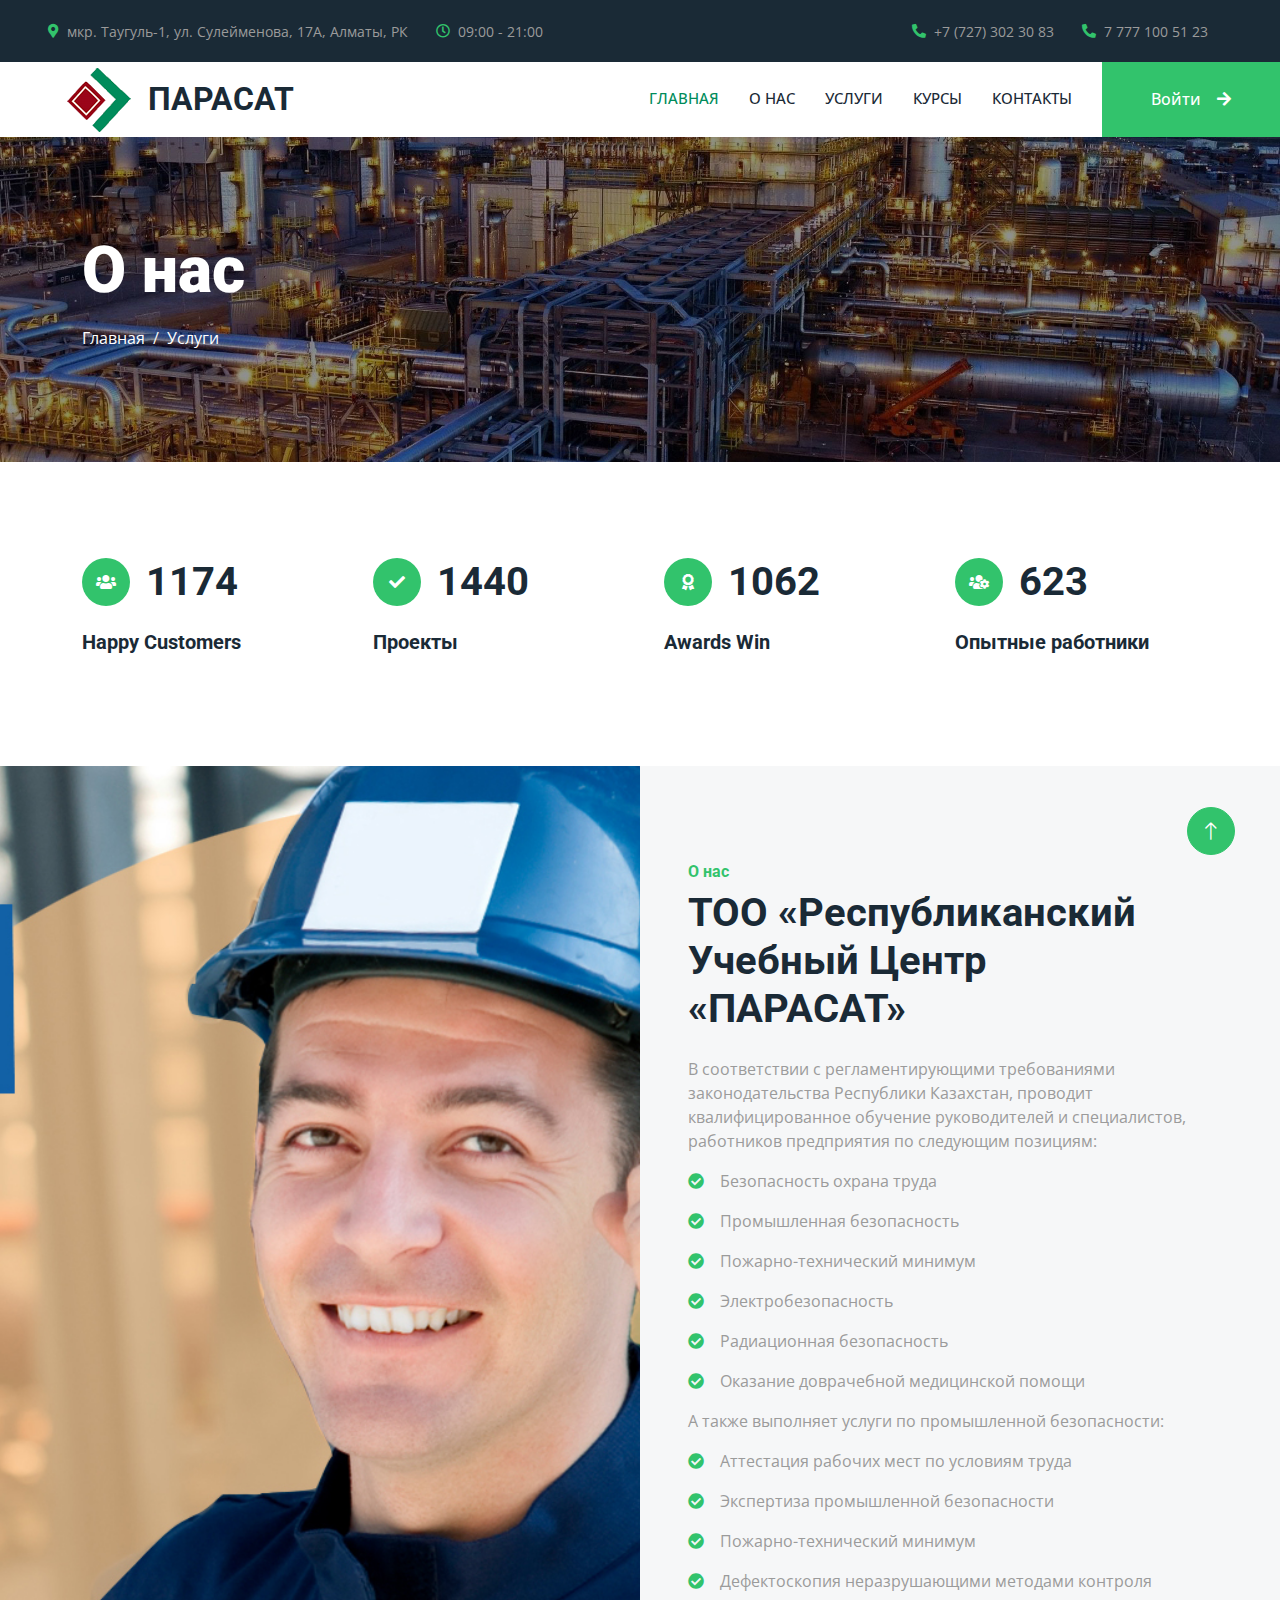
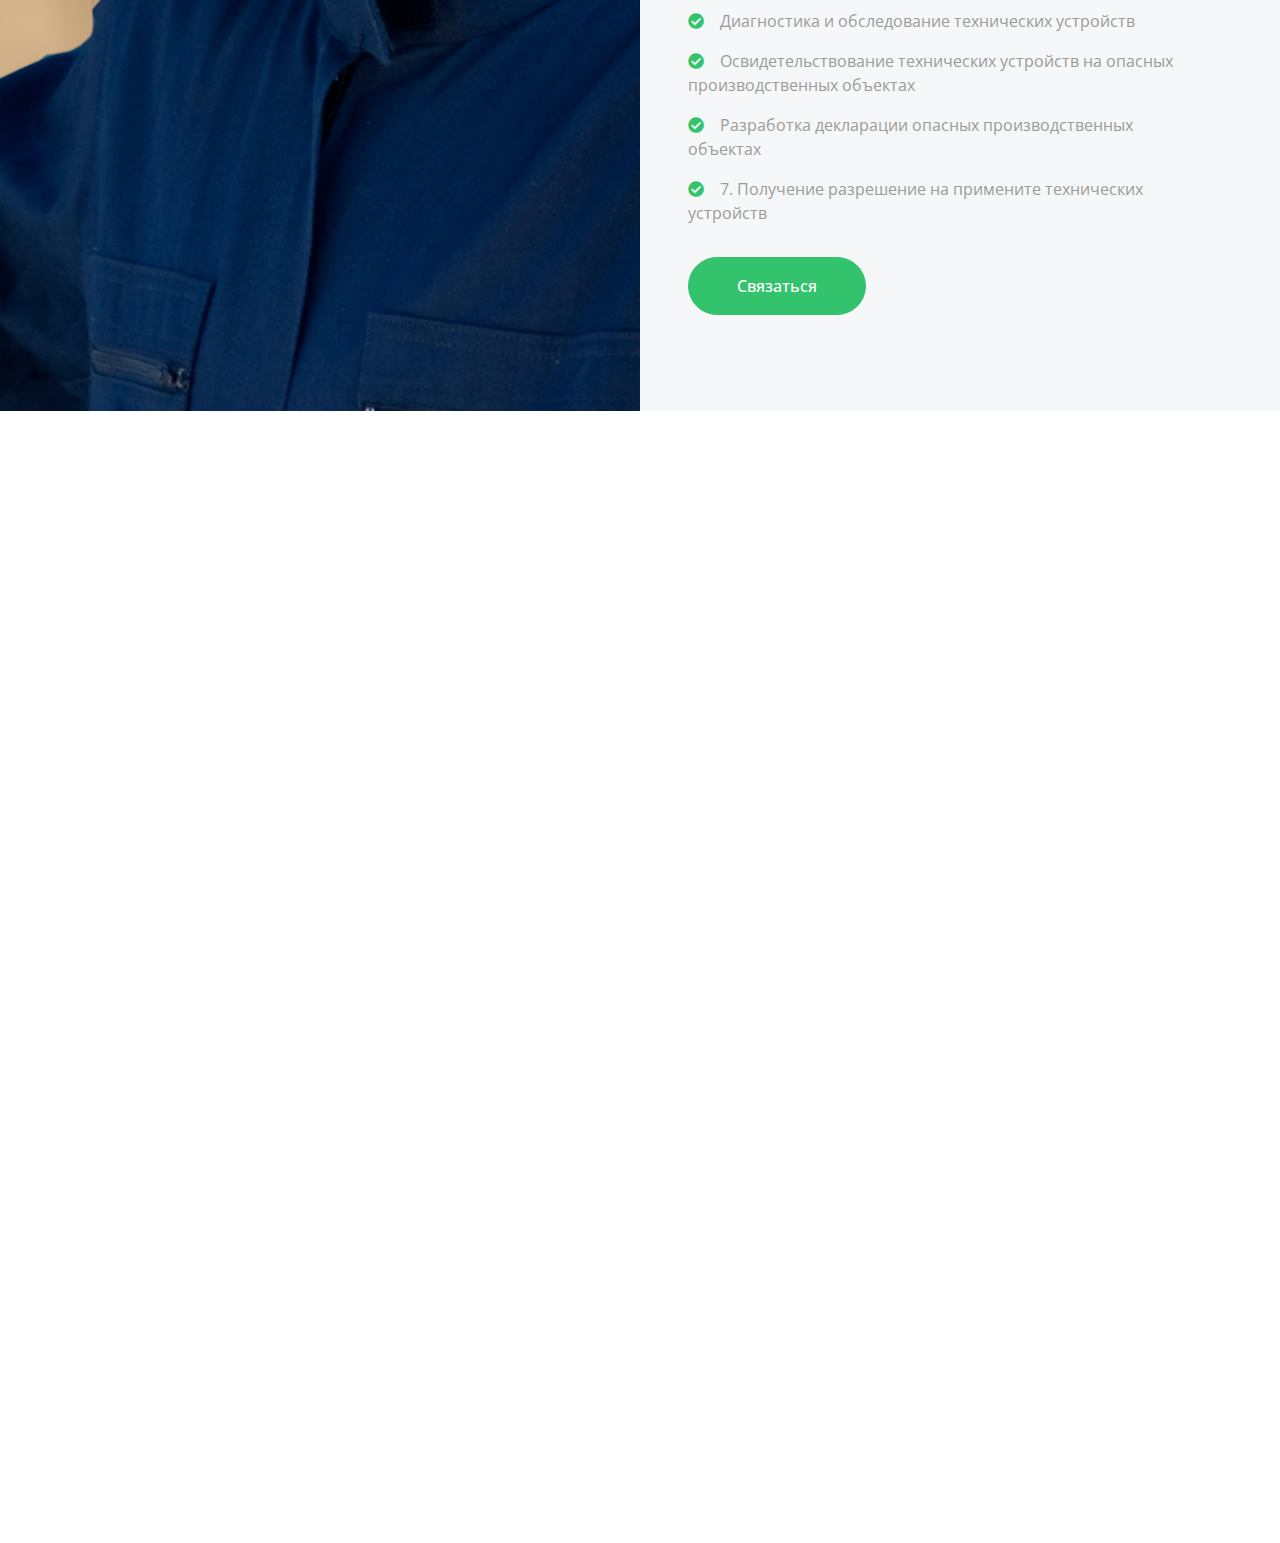
<file: about.html>
<!DOCTYPE html>
<html lang="en">

<head>
    <meta charset="utf-8">
    <title>Республиканский Учебный Центр
        «ПAPACAT»
        </title>
    <meta content="width=device-width, initial-scale=1.0" name="viewport">
    <meta content="" name="keywords">
    <meta content="" name="description">

    <!-- Favicon -->
    <link href="img/favicon.ico" rel="icon">

    <!-- Google Web Fonts -->
    <link rel="preconnect" href="https://fonts.googleapis.com">
    <link rel="preconnect" href="https://fonts.gstatic.com" crossorigin>
    <link href="https://fonts.googleapis.com/css2?family=Open+Sans:wght@400;500&family=Roboto:wght@500;700;900&display=swap" rel="stylesheet"> 

    <!-- Icon Font Stylesheet -->
    <link href="https://cdnjs.cloudflare.com/ajax/libs/font-awesome/5.10.0/css/all.min.css" rel="stylesheet">
    <link href="https://cdn.jsdelivr.net/npm/bootstrap-icons@1.4.1/font/bootstrap-icons.css" rel="stylesheet">

    <!-- Libraries Stylesheet -->
    <link href="lib/animate/animate.min.css" rel="stylesheet">
    <link href="lib/owlcarousel/assets/owl.carousel.min.css" rel="stylesheet">
    <link href="lib/lightbox/css/lightbox.min.css" rel="stylesheet">

    <!-- Customized Bootstrap Stylesheet -->
    <link href="css/bootstrap.min.css" rel="stylesheet">

    <!-- Template Stylesheet -->
    <link href="css/style.css" rel="stylesheet">
</head>

<body>
    <!-- Spinner Start -->
    <div id="spinner" class="show bg-white position-fixed translate-middle w-100 vh-100 top-50 start-50 d-flex align-items-center justify-content-center">
        <div class="spinner-border text-primary" style="width: 3rem; height: 3rem;" role="status">
            <span class="sr-only">Loading...</span>
        </div>
    </div>
    <!-- Spinner End -->


    <!-- Topbar Start -->
    <div class="container-fluid bg-dark p-0">
        <div class="row gx-0 d-none d-lg-flex">
            <div class="col-lg-7 px-5 text-start">
                <div class="h-100 d-inline-flex align-items-center me-4">
                    <small class="fa fa-map-marker-alt text-primary me-2"></small>
                    <small>мкр. Таугуль-1, ул. Сулейменова, 17А, Алматы, РК</small>
                </div>
                <div class="h-100 d-inline-flex align-items-center">
                    <small class="far fa-clock text-primary me-2"></small>
                    <small>09:00 - 21:00</small>
                </div>
            </div>
            <div class="col-lg-5 px-5 text-end">
                <div class="h-100 d-inline-flex align-items-center me-4">
                    <small class="fa fa-phone-alt text-primary me-2"></small>
                    <small>+7 (727) 302 30 83</small>
                    
                </div>
                <div class="h-100 d-inline-flex align-items-center me-4">
                    <small class="fa fa-phone-alt text-primary me-2"></small>
                    <small>7 777 100 51 23</small>  
                </div>
                <div class="h-100 d-inline-flex align-items-center mx-n2">
                    <a class="btn btn-square btn-link rounded-0 border-0 border-end border-secondary" href=""><i class="fab fa-facebook-f"></i></a>
                    <a class="btn btn-square btn-link rounded-0 border-0 border-end border-secondary" href=""><i class="fab fa-twitter"></i></a>
                    <a class="btn btn-square btn-link rounded-0 border-0 border-end border-secondary" href=""><i class="fab fa-linkedin-in"></i></a>
                    <a class="btn btn-square btn-link rounded-0" href=""><i class="fab fa-instagram"></i></a>
                </div>
            </div>
        </div>
    </div>
    <!-- Topbar End -->


    <!-- Navbar Start -->
    <nav class="navbar navbar-expand-lg bg-white navbar-light sticky-top p-0">
        <a href="index.html" class="navbar-brand d-flex align-items-center  px-4 px-lg-5">
            <img src="img/logo.png" alt="">
            <h2 class="m-0 text-dark">ПAPACAT</h2>
        </a>
        <button type="button" class="navbar-toggler me-4" data-bs-toggle="collapse" data-bs-target="#navbarCollapse">
            <span class="navbar-toggler-icon"></span>
        </button>
        <div class="collapse navbar-collapse" id="navbarCollapse">
            <div class="navbar-nav ms-auto p-4 p-lg-0">
                <a href="index.html" class="nav-item nav-link active">Главная</a>
                <a href="about.html" class="nav-item nav-link">О нас</a>
                <a href="service.html" class="nav-item nav-link">Услуги</a>
                <a href="project.html" class="nav-item nav-link">Курсы</a>
                <div class="nav-item dropdown">
                   <!-- <a href="#" class="nav-link dropdown-toggle" data-bs-toggle="dropdown">Lorem</a>
                    <div class="dropdown-menu bg-light m-0">
                        <a href="feature.html" class="dropdown-item">Feature</a>
                        <a href="quote.html" class="dropdown-item">Free Quote</a>
                        <a href="team.html" class="dropdown-item">Our Team</a>
                        <a href="testimonial.html" class="dropdown-item">Testimonial</a>
                        <a href="404.html" class="dropdown-item">404 Page</a>
                    </div>
                </div>-->
                <a href="contact.html" class="nav-item nav-link">Контакты</a>
            </div>
            <a href="qrcode.html" class="btn btn-primary rounded-0 py-4 px-lg-5 d-none d-lg-block">Войти<i class="fa fa-arrow-right ms-3"></i></a>
        </div>
    </nav>
    <!-- Navbar End -->


    <!-- Page Header Start -->
    <div class="container-fluid page-header py-5 mb-5">
        <div class="container py-5">
            <h1 class="display-3 text-white mb-3 animated slideInDown">О нас</h1>
            <nav aria-label="breadcrumb animated slideInDown">
                <ol class="breadcrumb">
                    <li class="breadcrumb-item"><a class="text-white" href="#">Главная</a></li>
                    <!--<li class="breadcrumb-item"><a class="text-white" href="#">Pages</a></li>-->
                    <li class="breadcrumb-item text-white active" aria-current="page">Услуги</li>
                </ol>
            </nav>
        </div>
    </div>
    <!-- Page Header End -->


    <!-- Feature Start -->
    <div class="container-xxl py-5">
        <div class="container">
            <div class="row g-5">
                <div class="col-md-6 col-lg-3 wow fadeIn" data-wow-delay="0.1s">
                    <div class="d-flex align-items-center mb-4">
                        <div class="btn-lg-square bg-primary rounded-circle me-3">
                            <i class="fa fa-users text-white"></i>
                        </div>
                        <h1 class="mb-0" data-toggle="counter-up">3453</h1>
                    </div>
                    <h5 class="mb-3">Happy Customers</h5>
                </div>
                <div class="col-md-6 col-lg-3 wow fadeIn" data-wow-delay="0.3s">
                    <div class="d-flex align-items-center mb-4">
                        <div class="btn-lg-square bg-primary rounded-circle me-3">
                            <i class="fa fa-check text-white"></i>
                        </div>
                        <h1 class="mb-0 text-center" data-toggle="counter-up">4234</h1>
                    </div>
                    <h5 class="mb-3 ">Проекты</h5>
                </div>
                <div class="col-md-6 col-lg-3 wow fadeIn" data-wow-delay="0.5s">
                    <div class="d-flex align-items-center mb-4">
                        <div class="btn-lg-square bg-primary rounded-circle me-3">
                            <i class="fa fa-award text-white"></i>
                        </div>
                        <h1 class="mb-0" data-toggle="counter-up">3123</h1>
                    </div>
                    <h5 class="mb-3">Awards Win</h5>
                </div>
                <div class="col-md-6 col-lg-3 wow fadeIn" data-wow-delay="0.7s">
                    <div class="d-flex align-items-center mb-4">
                        <div class="btn-lg-square bg-primary rounded-circle me-3">
                            <i class="fa fa-users-cog text-white"></i>
                        </div>
                        <h1 class="mb-0" data-toggle="counter-up">1831</h1>
                    </div>
                    <h5 class="mb-3">Опытные работники</h5>
                </div>
            </div>
        </div>
    </div>
    <!-- Feature Start -->
    

    <!-- About Start -->
    <div class="container-fluid bg-light overflow-hidden my-5 px-lg-0">
        <div class="container about px-lg-0">
            <div class="row g-0 mx-lg-0">
                <div class="col-lg-6 ps-lg-0 wow fadeIn" data-wow-delay="0.1s" style="min-height: 400px;">
                    <div class="position-relative h-100">
                        <img class="position-absolute img-fluid w-100 h-100" src="img/about.jpg" style="object-fit: cover;" alt="">
                    </div>
                </div>
                <div class="col-lg-6 about-text py-5 wow fadeIn" data-wow-delay="0.5s">
                    <div class="p-lg-5 pe-lg-0">
                        <h6 class="text-primary">О нас</h6>
                        <h1 class="mb-4">TOO «Республиканский Учебный Центр «ПAPACAT»</h1>
                        <p>В соответствии с регламентирующими требованиями законодательства Республики Казахстан, проводит
                            квалифицированное обучение руководителей и специалистов, работников предприятия по следующим позициям:
                            </p>
                        <p><i class="fa fa-check-circle text-primary me-3"></i>Безопасность охрана труда</p>
                        <p><i class="fa fa-check-circle text-primary me-3"></i>Промышленная безопасность</p>
                        <p><i class="fa fa-check-circle text-primary me-3"></i>Пожарно-технический минимум</p>
                        <p><i class="fa fa-check-circle text-primary me-3"></i>Электробезопасность</p>
                        <p><i class="fa fa-check-circle text-primary me-3"></i>Радиационная безопасность</p>
                        <p><i class="fa fa-check-circle text-primary me-3"></i>Оказание доврачебной медицинской помощи </p>
                        <p>А также выполняет услуги по промышленной безопасности:
                            </p>
                            <p><i class="fa fa-check-circle text-primary me-3"></i>Аттестация рабочих мест по условиям труда</p>
                        <p><i class="fa fa-check-circle text-primary me-3"></i>Экспертиза  промышленной безопасности</p>
                        <p><i class="fa fa-check-circle text-primary me-3"></i>Пожарно-технический минимум</p>
                        <p><i class="fa fa-check-circle text-primary me-3"></i>Дефектоскопия неразрушающими методами контроля</p>
                        <p><i class="fa fa-check-circle text-primary me-3"></i>Диагностика и обследование технических устройств</p>
                        <p><i class="fa fa-check-circle text-primary me-3"></i>Освидетельствование технических устройств на опасных
                            производственных объектах
                         </p>
                         <p><i class="fa fa-check-circle text-primary me-3"></i>Разработка декларации опасных производственных объектах</p>
                         <p><i class="fa fa-check-circle text-primary me-3"></i>7.	Получение разрешение на примените технических устройств</p>


                        <a href="" class="btn btn-primary rounded-pill py-3 px-5 mt-3">Связаться</a>
                    </div>
                </div>
            </div>
        </div>
    </div>
    <!-- About End -->


    <!-- Team Start -->
    <div class="container-xxl py-5">
        <div class="container">
            <div class="text-center mx-auto mb-5 wow fadeInUp" data-wow-delay="0.1s" style="max-width: 600px;">
                <h6 class="text-primary">Наши преподователи</h6>
                <!--<h1 class="mb-4">Experienced Team Members</h1>-->
            </div>
            <div class="row g-4">
                <div class="col-lg-4 col-md-6 wow fadeInUp" data-wow-delay="0.1s">
                    <div class="team-item rounded overflow-hidden">
                        <div class="d-flex">
                            <img class="img-fluid w-75" src="img/team-1.jpg" alt="">
                            <div class="team-social w-25">
                                <a class="btn btn-lg-square btn-outline-primary rounded-circle mt-3" href=""><i class="fab fa-facebook-f"></i></a>
                                <a class="btn btn-lg-square btn-outline-primary rounded-circle mt-3" href=""><i class="fab fa-twitter"></i></a>
                                <a class="btn btn-lg-square btn-outline-primary rounded-circle mt-3" href=""><i class="fab fa-instagram"></i></a>
                            </div>
                        </div>
                        <div class="p-4">
                            <h5>Имя</h5>
                            <span>Должость</span>
                        </div>
                    </div>
                </div>
                <div class="col-lg-4 col-md-6 wow fadeInUp" data-wow-delay="0.3s">
                    <div class="team-item rounded overflow-hidden">
                        <div class="d-flex">
                            <img class="img-fluid w-75" src="img/team-2.jpg" alt="">
                            <div class="team-social w-25">
                                <a class="btn btn-lg-square btn-outline-primary rounded-circle mt-3" href=""><i class="fab fa-facebook-f"></i></a>
                                <a class="btn btn-lg-square btn-outline-primary rounded-circle mt-3" href=""><i class="fab fa-twitter"></i></a>
                                <a class="btn btn-lg-square btn-outline-primary rounded-circle mt-3" href=""><i class="fab fa-instagram"></i></a>
                            </div>
                        </div>
                        <div class="p-4">
                            <h5>Имя</h5>
                            <span>Должость</span>
                        </div>
                    </div>
                </div>
                <div class="col-lg-4 col-md-6 wow fadeInUp" data-wow-delay="0.5s">
                    <div class="team-item rounded overflow-hidden">
                        <div class="d-flex">
                            <img class="img-fluid w-75" src="img/team-3.jpg" alt="">
                            <div class="team-social w-25">
                                <a class="btn btn-lg-square btn-outline-primary rounded-circle mt-3" href=""><i class="fab fa-facebook-f"></i></a>
                                <a class="btn btn-lg-square btn-outline-primary rounded-circle mt-3" href=""><i class="fab fa-twitter"></i></a>
                                <a class="btn btn-lg-square btn-outline-primary rounded-circle mt-3" href=""><i class="fab fa-instagram"></i></a>
                            </div>
                        </div>
                        <div class="p-4">
                            <h5>Имя</h5>
                            <span>Должость</span>
                        </div>
                    </div>
                </div>
            </div>
        </div>
    </div>
    <!-- Team End -->
        

    <!-- Footer Start -->
    <div class="container-fluid bg-dark text-body footer mt-5 pt-5 wow fadeIn" data-wow-delay="0.1s">
        <div class="container py-5">
            <div class="row g-5">
                <div class="col-lg-3 col-md-6">
                    <h5 class="text-white mb-4">Парасат</h5>
                    <p class="mb-2"><i class="fa fa-map-marker-alt me-3"></i>мкр. Таугуль-1, ул. Сулейменова, 17А, Алматы, РК</p>
                    <p class="mb-2"><i class="fa fa-phone-alt me-3"></i>7 777 100 51 23</p>
                    <p class="mb-2"><i class="fa fa-envelope me-3"></i>info@parasat.kz</p>
                    <div class="d-flex pt-2">
                        <a class="btn btn-square btn-outline-light btn-social" href=""><i class="fab fa-twitter"></i></a>
                        <a class="btn btn-square btn-outline-light btn-social" href=""><i class="fab fa-facebook-f"></i></a>
                        <a class="btn btn-square btn-outline-light btn-social" href=""><i class="fab fa-youtube"></i></a>
                        <a class="btn btn-square btn-outline-light btn-social" href=""><i class="fab fa-linkedin-in"></i></a>
                    </div>
                </div>
                <div class="col-lg-3 col-md-6">
                    <h5 class="text-white mb-4">Быстрые ссылки</h5>
                    <a class="btn btn-link" href="">О нас</a>
                    <a class="btn btn-link" href="">Контакты</a>
                    <a class="btn btn-link" href="">Услуги</a>
                    <a class="btn btn-link" href="">Курсы</a>
                </div>
                <div class="col-lg-3 col-md-6">
                    <h5 class="text-white mb-4">Галерея</h5>
                    <div class="row g-2">
                        <div class="col-4">
                            <img class="img-fluid rounded" src="img/gallery-1.jpg" alt="">
                        </div>
                        <div class="col-4">
                            <img class="img-fluid rounded" src="img/gallery-2.jpg" alt="">
                        </div>
                        <div class="col-4">
                            <img class="img-fluid rounded" src="img/gallery-3.jpg" alt="">
                        </div>
                        <div class="col-4">
                            <img class="img-fluid rounded" src="img/gallery-4.jpg" alt="">
                        </div>
                        <div class="col-4">
                            <img class="img-fluid rounded" src="img/gallery-5.jpg" alt="">
                        </div>
                        <div class="col-4">
                            <img class="img-fluid rounded" src="img/gallery-6.jpg" alt="">
                        </div>
                    </div>
                </div>
                <div class="col-lg-3 col-md-6">
                    <h5 class="text-white mb-4"></h5>
                    <p></p>
                    <div class="position-relative mx-auto" style="max-width: 400px;">
                        <input class="form-control border-0 w-100 py-3 ps-4 pe-5" type="text" placeholder="Введите email">
                        <button type="button" class="btn btn-primary py-2 position-absolute top-0 end-0 mt-2 me-2">Отправить</button>
                    </div>
                </div>
            </div>
        </div>
        <div class="container">
            <div class="copyright">
                <div class="row">
                    <div class="col-md-6 text-center text-md-start mb-3 mb-md-0">
                        &copy; <a href="#">WEBCODE</a>
                    </div>
                    <div class="col-md-6 text-center text-md-end">
                        <!--/*** This template is free as long as you keep the footer author’s credit link/attribution link/backlink. If you'd like to use the template without the footer author’s credit link/attribution link/backlink, you can purchase the Credit Removal License from "https://htmlcodex.com/credit-removal". Thank you for your support. ***/-->
                        <br><a href="#" target="_blank">WEBCODEKZ</a>
                    </div>
                </div>
            </div>
        </div>
    </div>
    <!-- Footer End -->


    <!-- Back to Top -->
    <a href="#" class="btn btn-lg btn-primary btn-lg-square rounded-circle back-to-top"><i class="bi bi-arrow-up"></i></a>


    <!-- JavaScript Libraries -->
    <script src="https://code.jquery.com/jquery-3.4.1.min.js"></script>
    <script src="https://cdn.jsdelivr.net/npm/bootstrap@5.0.0/dist/js/bootstrap.bundle.min.js"></script>
    <script src="lib/wow/wow.min.js"></script>
    <script src="lib/easing/easing.min.js"></script>
    <script src="lib/waypoints/waypoints.min.js"></script>
    <script src="lib/counterup/counterup.min.js"></script>
    <script src="lib/owlcarousel/owl.carousel.min.js"></script>
    <script src="lib/isotope/isotope.pkgd.min.js"></script>
    <script src="lib/lightbox/js/lightbox.min.js"></script>

    <!-- Template Javascript -->
    <script src="js/main.js"></script>
</body>

</html>
</file>
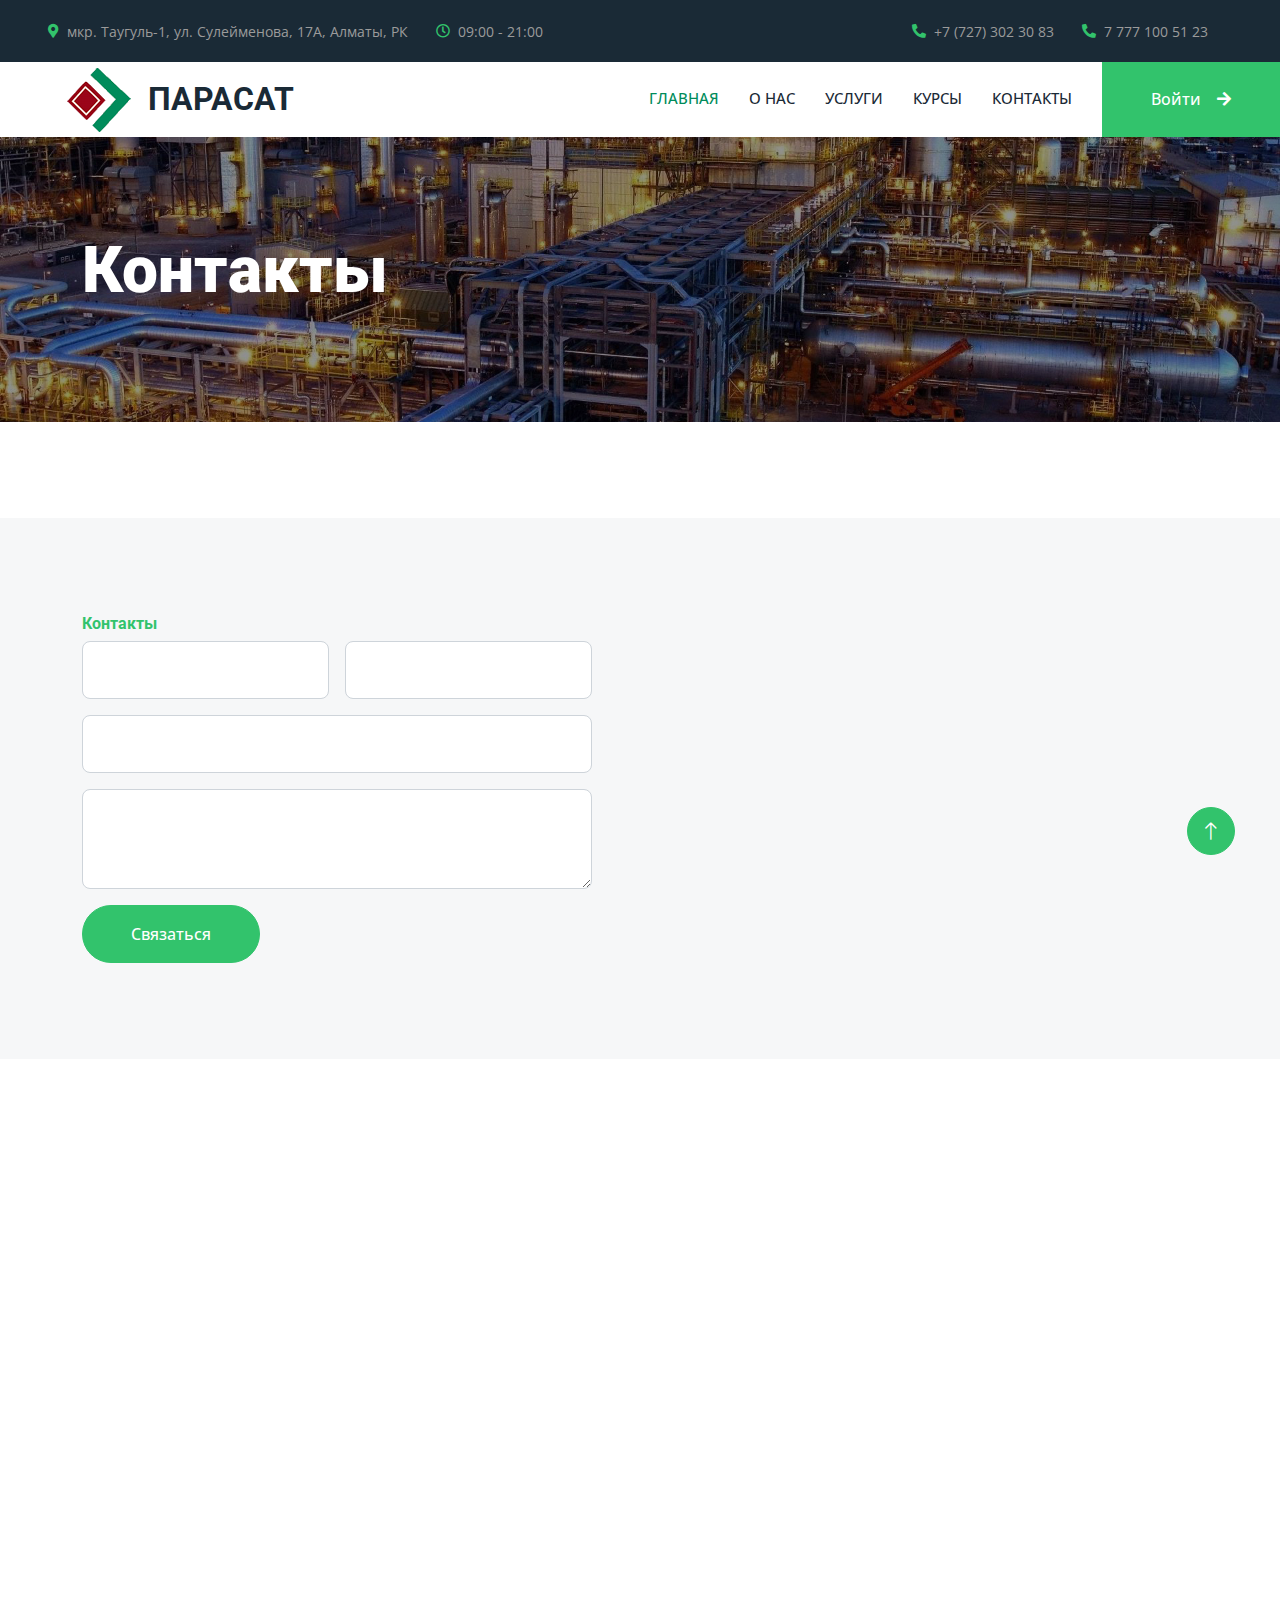
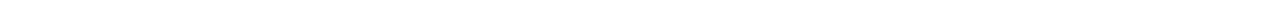
<file: contact.html>
<!DOCTYPE html>
<html lang="en">

<head>
    <meta charset="utf-8">
    <title>Республиканский Учебный Центр
        «ПAPACAT»
        </title>
    <meta content="width=device-width, initial-scale=1.0" name="viewport">
    <meta content="" name="keywords">
    <meta content="" name="description">

    <!-- Favicon -->
    <link href="img/favicon.ico" rel="icon">

    <!-- Google Web Fonts -->
    <link rel="preconnect" href="https://fonts.googleapis.com">
    <link rel="preconnect" href="https://fonts.gstatic.com" crossorigin>
    <link href="https://fonts.googleapis.com/css2?family=Open+Sans:wght@400;500&family=Roboto:wght@500;700;900&display=swap" rel="stylesheet"> 

    <!-- Icon Font Stylesheet -->
    <link href="https://cdnjs.cloudflare.com/ajax/libs/font-awesome/5.10.0/css/all.min.css" rel="stylesheet">
    <link href="https://cdn.jsdelivr.net/npm/bootstrap-icons@1.4.1/font/bootstrap-icons.css" rel="stylesheet">

    <!-- Libraries Stylesheet -->
    <link href="lib/animate/animate.min.css" rel="stylesheet">
    <link href="lib/owlcarousel/assets/owl.carousel.min.css" rel="stylesheet">
    <link href="lib/lightbox/css/lightbox.min.css" rel="stylesheet">

    <!-- Customized Bootstrap Stylesheet -->
    <link href="css/bootstrap.min.css" rel="stylesheet">

    <!-- Template Stylesheet -->
    <link href="css/style.css" rel="stylesheet">
</head>

<body>
    <!-- Spinner Start -->
    <div id="spinner" class="show bg-white position-fixed translate-middle w-100 vh-100 top-50 start-50 d-flex align-items-center justify-content-center">
        <div class="spinner-border text-primary" style="width: 3rem; height: 3rem;" role="status">
            <span class="sr-only">Loading...</span>
        </div>
    </div>
    <!-- Spinner End -->


    <!-- Topbar Start -->
    <div class="container-fluid bg-dark p-0">
        <div class="row gx-0 d-none d-lg-flex">
            <div class="col-lg-7 px-5 text-start">
                <div class="h-100 d-inline-flex align-items-center me-4">
                    <small class="fa fa-map-marker-alt text-primary me-2"></small>
                    <small>мкр. Таугуль-1, ул. Сулейменова, 17А, Алматы, РК</small>
                </div>
                <div class="h-100 d-inline-flex align-items-center">
                    <small class="far fa-clock text-primary me-2"></small>
                    <small>09:00 - 21:00</small>
                </div>
            </div>
            <div class="col-lg-5 px-5 text-end">
                <div class="h-100 d-inline-flex align-items-center me-4">
                    <small class="fa fa-phone-alt text-primary me-2"></small>
                    <small>+7 (727) 302 30 83</small>
                    
                </div>
                <div class="h-100 d-inline-flex align-items-center me-4">
                    <small class="fa fa-phone-alt text-primary me-2"></small>
                    <small>7 777 100 51 23</small>  
                </div>
                <div class="h-100 d-inline-flex align-items-center mx-n2">
                    <a class="btn btn-square btn-link rounded-0 border-0 border-end border-secondary" href=""><i class="fab fa-facebook-f"></i></a>
                    <a class="btn btn-square btn-link rounded-0 border-0 border-end border-secondary" href=""><i class="fab fa-twitter"></i></a>
                    <a class="btn btn-square btn-link rounded-0 border-0 border-end border-secondary" href=""><i class="fab fa-linkedin-in"></i></a>
                    <a class="btn btn-square btn-link rounded-0" href=""><i class="fab fa-instagram"></i></a>
                </div>
            </div>
        </div>
    </div>
    <!-- Topbar End -->


    <!-- Navbar Start -->
    <nav class="navbar navbar-expand-lg bg-white navbar-light sticky-top p-0">
        <a href="index.html" class="navbar-brand d-flex align-items-center  px-4 px-lg-5">
            <img src="img/logo.png" alt="">
            <h2 class="m-0 text-dark">ПAPACAT</h2>
        </a>
        <button type="button" class="navbar-toggler me-4" data-bs-toggle="collapse" data-bs-target="#navbarCollapse">
            <span class="navbar-toggler-icon"></span>
        </button>
        <div class="collapse navbar-collapse" id="navbarCollapse">
            <div class="navbar-nav ms-auto p-4 p-lg-0">
                <a href="index.html" class="nav-item nav-link active">Главная</a>
                <a href="about.html" class="nav-item nav-link">О нас</a>
                <a href="service.html" class="nav-item nav-link">Услуги</a>
                <a href="project.html" class="nav-item nav-link">Курсы</a>
                <div class="nav-item dropdown">
                   <!-- <a href="#" class="nav-link dropdown-toggle" data-bs-toggle="dropdown">Lorem</a>
                    <div class="dropdown-menu bg-light m-0">
                        <a href="feature.html" class="dropdown-item">Feature</a>
                        <a href="quote.html" class="dropdown-item">Free Quote</a>
                        <a href="team.html" class="dropdown-item">Our Team</a>
                        <a href="testimonial.html" class="dropdown-item">Testimonial</a>
                        <a href="404.html" class="dropdown-item">404 Page</a>
                    </div>
                </div>-->
                <a href="contact.html" class="nav-item nav-link">Контакты</a>
            </div>
            <a href="qrcode.html" class="btn btn-primary rounded-0 py-4 px-lg-5 d-none d-lg-block">Войти<i class="fa fa-arrow-right ms-3"></i></a>
        </div>
    </nav>
    <!-- Navbar End -->


    <!-- Page Header Start -->
    <div class="container-fluid page-header py-5 mb-5">
        <div class="container py-5">
            <h1 class="display-3 text-white mb-3 animated slideInDown">Контакты</h1>
            <!--<nav aria-label="breadcrumb animated slideInDown">
                <ol class="breadcrumb">
                    <li class="breadcrumb-item"><a class="text-white" href="#">Home</a></li>
                    <li class="breadcrumb-item"><a class="text-white" href="#">Pages</a></li>
                    <li class="breadcrumb-item text-white active" aria-current="page">Contact</li>
                </ol>
            </nav>-->
        </div>
    </div>
    <!-- Page Header End -->


    <!-- Contact Start -->
    <div class="container-fluid bg-light overflow-hidden px-lg-0" style="margin: 6rem 0;">
        <div class="container contact px-lg-0">
            <div class="row g-0 mx-lg-0">
                <div class="col-lg-6 contact-text py-5 wow fadeIn" data-wow-delay="0.5s">
                    <div class="p-lg-5 ps-lg-0">
                        <h6 class="text-primary">Контакты</h6>
                        <!--<h1 class="mb-4">Feel Free To Contact Us</h1>-->
                        <!--<p class="mb-4">The contact form is currently inactive. Get a functional and working contact form with Ajax & PHP in a few minutes. Just copy and paste the files, add a little code and you're done. <a href="https://htmlcodex.com/contact-form">Download Now</a>.</p>-->
                        <form>
                            <div class="row g-3">
                                <div class="col-md-6">
                                    <div class="form-floating">
                                        <input type="text" class="form-control" id="name" placeholder="">
                                        <label for="name"></label>
                                    </div>
                                </div>
                                <div class="col-md-6">
                                    <div class="form-floating">
                                        <input type="email" class="form-control" id="email" placeholder="">
                                        <label for="email"></label>
                                    </div>
                                </div>
                                <div class="col-12">
                                    <div class="form-floating">
                                        <input type="text" class="form-control" id="subject" placeholder="">
                                        <label for="subject"></label>
                                    </div>
                                </div>
                                <div class="col-12">
                                    <div class="form-floating">
                                        <textarea class="form-control" placeholder="" id="message" style="height: 100px"></textarea>
                                        <label for="message"></label>
                                    </div>
                                </div>
                                <div class="col-12">
                                    <button class="btn btn-primary rounded-pill py-3 px-5" type="submit">Связаться</button>
                                </div>
                            </div>
                        </form>
                    </div>
                </div>
                <div class="col-lg-6 pe-lg-0" style="min-height: 400px;">
                    <div class="position-relative h-100">
                        <iframe class="position-absolute w-100 h-100" style="object-fit: cover;"
                        src="https://www.google.com/maps/embed?pb=!1m18!1m12!1m3!1d2907.6744851400967!2d76.87392587653709!3d43.21631638057703!2m3!1f0!2f0!3f0!3m2!1i1024!2i768!4f13.1!3m3!1m2!1s0x388368f995375e33%3A0x1319f4e63cef109f!2zMTfQsCwg0YPQu9C40YbQsCDQodGD0LvQtdC50LzQtdC90L7QstCwIDEsINCQ0LvQvNCw0YLRiw!5e0!3m2!1sru!2skz!4v1703833763361!5m2!1sru!2skz"
                        frameborder="0" allowfullscreen="" aria-hidden="false"
                        tabindex="0"></iframe>
                        </script>
                    </div>
                </div>
            </div>
        </div>
    </div>
    <!-- Contact End -->


    <!-- Footer Start -->
    <div class="container-fluid bg-dark text-body footer mt-5 pt-5 wow fadeIn" data-wow-delay="0.1s">
        <div class="container py-5">
            <div class="row g-5">
                <div class="col-lg-3 col-md-6">
                    <h5 class="text-white mb-4">Парасат</h5>
                    <p class="mb-2"><i class="fa fa-map-marker-alt me-3"></i>мкр. Таугуль-1, ул. Сулейменова, 17А, Алматы, РК</p>
                    <p class="mb-2"><i class="fa fa-phone-alt me-3"></i>7 777 100 51 23</p>
                    <p class="mb-2"><i class="fa fa-envelope me-3"></i>info@parasat.kz</p>
                    <div class="d-flex pt-2">
                        <a class="btn btn-square btn-outline-light btn-social" href=""><i class="fab fa-twitter"></i></a>
                        <a class="btn btn-square btn-outline-light btn-social" href=""><i class="fab fa-facebook-f"></i></a>
                        <a class="btn btn-square btn-outline-light btn-social" href=""><i class="fab fa-youtube"></i></a>
                        <a class="btn btn-square btn-outline-light btn-social" href=""><i class="fab fa-linkedin-in"></i></a>
                    </div>
                </div>
                <div class="col-lg-3 col-md-6">
                    <h5 class="text-white mb-4">Быстрые ссылки</h5>
                    <a class="btn btn-link" href="">О нас</a>
                    <a class="btn btn-link" href="">Контакты</a>
                    <a class="btn btn-link" href="">Услуги</a>
                    <a class="btn btn-link" href="">Курсы</a>
                </div>
                <div class="col-lg-3 col-md-6">
                    <h5 class="text-white mb-4">Галерея</h5>
                    <div class="row g-2">
                        <div class="col-4">
                            <img class="img-fluid rounded" src="img/gallery-1.jpg" alt="">
                        </div>
                        <div class="col-4">
                            <img class="img-fluid rounded" src="img/gallery-2.jpg" alt="">
                        </div>
                        <div class="col-4">
                            <img class="img-fluid rounded" src="img/gallery-3.jpg" alt="">
                        </div>
                        <div class="col-4">
                            <img class="img-fluid rounded" src="img/gallery-4.jpg" alt="">
                        </div>
                        <div class="col-4">
                            <img class="img-fluid rounded" src="img/gallery-5.jpg" alt="">
                        </div>
                        <div class="col-4">
                            <img class="img-fluid rounded" src="img/gallery-6.jpg" alt="">
                        </div>
                    </div>
                </div>
                <div class="col-lg-3 col-md-6">
                    <h5 class="text-white mb-4"></h5>
                    <p></p>
                    <div class="position-relative mx-auto" style="max-width: 400px;">
                        <input class="form-control border-0 w-100 py-3 ps-4 pe-5" type="text" placeholder="Введите email">
                        <button type="button" class="btn btn-primary py-2 position-absolute top-0 end-0 mt-2 me-2">Отправить</button>
                    </div>
                </div>
            </div>
        </div>
        <div class="container">
            <div class="copyright">
                <div class="row">
                    <div class="col-md-6 text-center text-md-start mb-3 mb-md-0">
                        &copy; <a href="#">WEBCODE</a>
                    </div>
                    <div class="col-md-6 text-center text-md-end">
                        <!--/*** This template is free as long as you keep the footer author’s credit link/attribution link/backlink. If you'd like to use the template without the footer author’s credit link/attribution link/backlink, you can purchase the Credit Removal License from "https://htmlcodex.com/credit-removal". Thank you for your support. ***/-->
                        <br><a href="#" target="_blank">WEBCODEKZ</a>
                    </div>
                </div>
            </div>
        </div>
    </div>
    <!-- Footer End -->


    <!-- Back to Top -->
    <a href="#" class="btn btn-lg btn-primary btn-lg-square rounded-circle back-to-top"><i class="bi bi-arrow-up"></i></a>


    <!-- JavaScript Libraries -->
    <script src="https://maps.api.2gis.ru/2.0/loader.js"></script>
    <script src="https://code.jquery.com/jquery-3.4.1.min.js"></script>
    <script src="https://cdn.jsdelivr.net/npm/bootstrap@5.0.0/dist/js/bootstrap.bundle.min.js"></script>
    <script src="lib/wow/wow.min.js"></script>
    <script src="lib/easing/easing.min.js"></script>
    <script src="lib/waypoints/waypoints.min.js"></script>
    <script src="lib/counterup/counterup.min.js"></script>
    <script src="lib/owlcarousel/owl.carousel.min.js"></script>
    <script src="lib/isotope/isotope.pkgd.min.js"></script>
    <script src="lib/lightbox/js/lightbox.min.js"></script>

    <!-- Template Javascript -->
    <script src="js/main.js"></script>
</body>

</html>
</file>
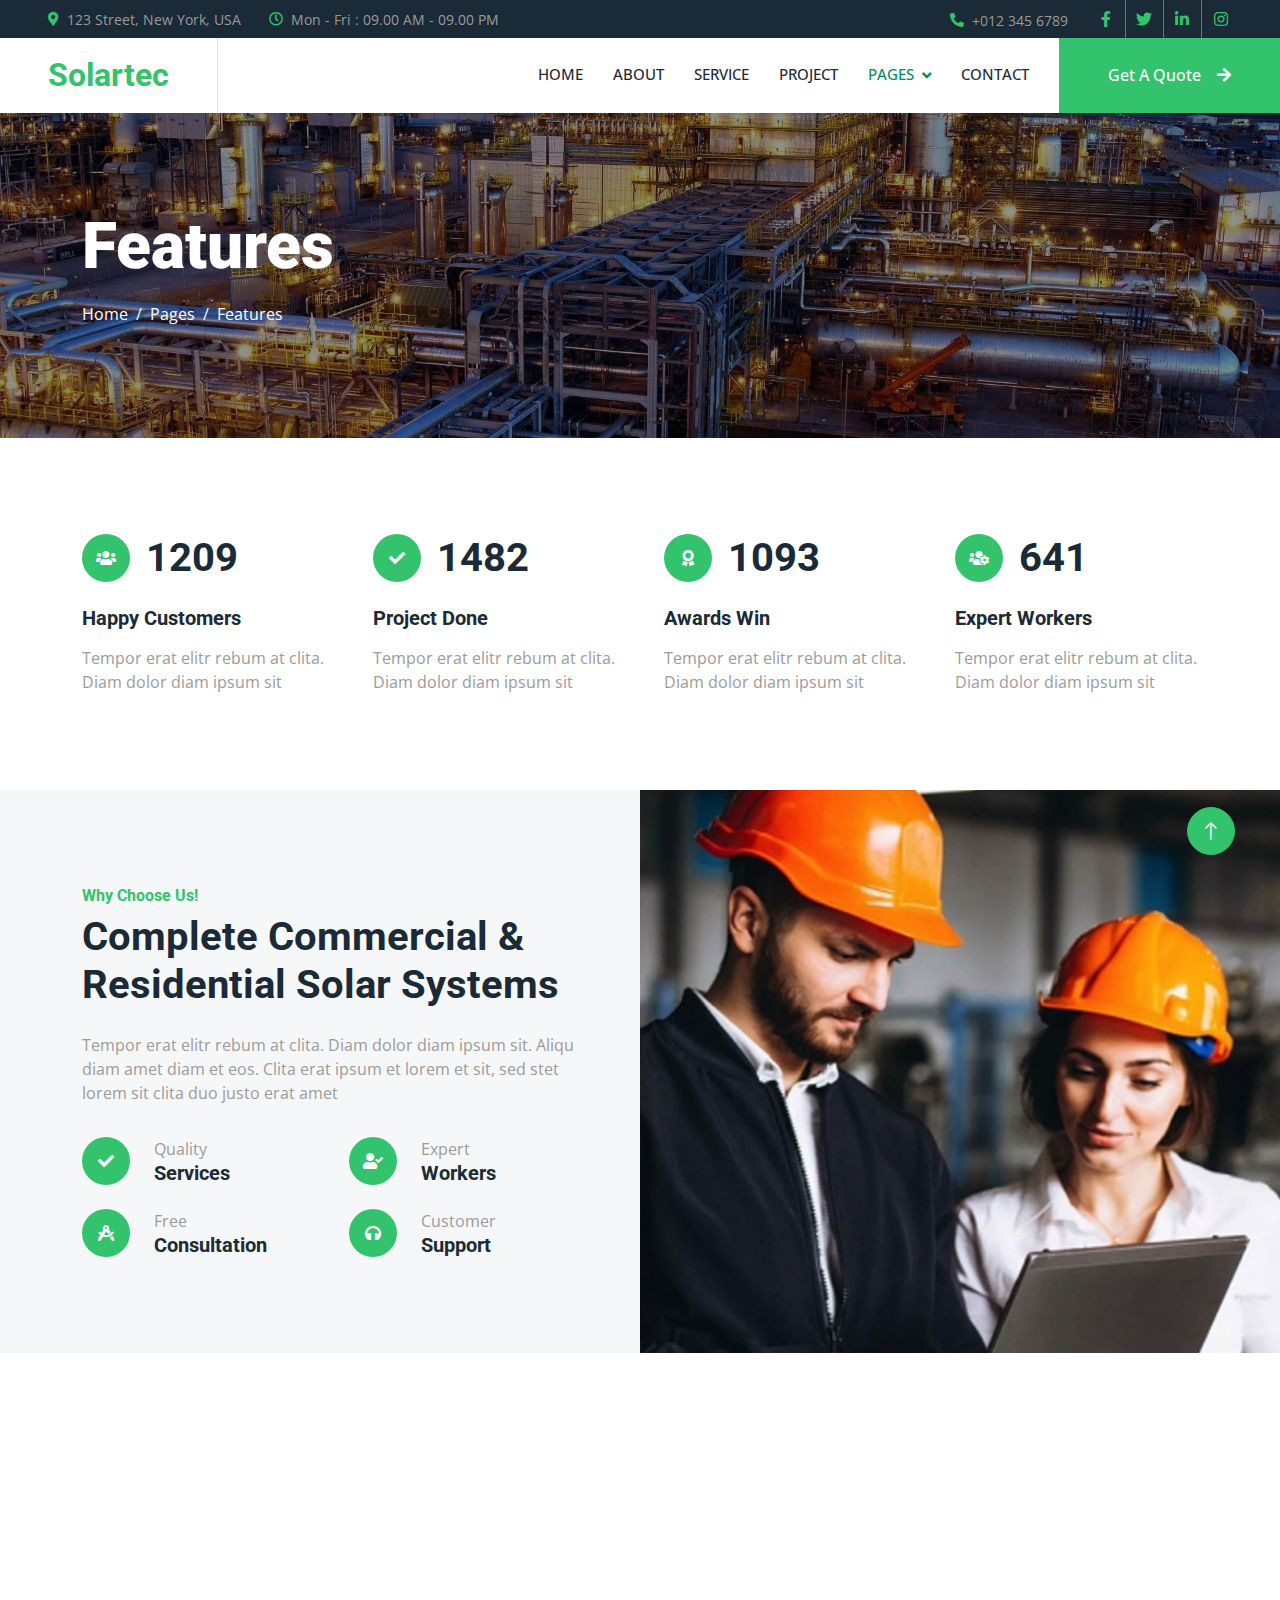
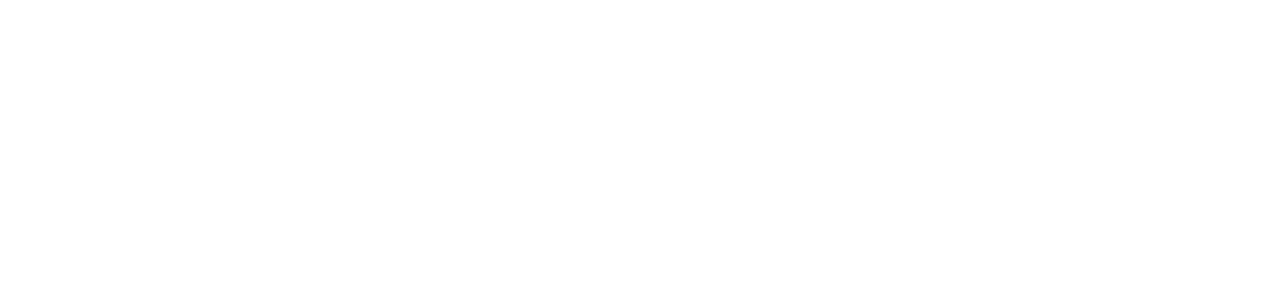
<file: feature.html>
<!DOCTYPE html>
<html lang="en">

<head>
    <meta charset="utf-8">
    <title>Solartec - Renewable Energy Website Template</title>
    <meta content="width=device-width, initial-scale=1.0" name="viewport">
    <meta content="" name="keywords">
    <meta content="" name="description">

    <!-- Favicon -->
    <link href="img/favicon.ico" rel="icon">

    <!-- Google Web Fonts -->
    <link rel="preconnect" href="https://fonts.googleapis.com">
    <link rel="preconnect" href="https://fonts.gstatic.com" crossorigin>
    <link href="https://fonts.googleapis.com/css2?family=Open+Sans:wght@400;500&family=Roboto:wght@500;700;900&display=swap" rel="stylesheet"> 

    <!-- Icon Font Stylesheet -->
    <link href="https://cdnjs.cloudflare.com/ajax/libs/font-awesome/5.10.0/css/all.min.css" rel="stylesheet">
    <link href="https://cdn.jsdelivr.net/npm/bootstrap-icons@1.4.1/font/bootstrap-icons.css" rel="stylesheet">

    <!-- Libraries Stylesheet -->
    <link href="lib/animate/animate.min.css" rel="stylesheet">
    <link href="lib/owlcarousel/assets/owl.carousel.min.css" rel="stylesheet">
    <link href="lib/lightbox/css/lightbox.min.css" rel="stylesheet">

    <!-- Customized Bootstrap Stylesheet -->
    <link href="css/bootstrap.min.css" rel="stylesheet">

    <!-- Template Stylesheet -->
    <link href="css/style.css" rel="stylesheet">
</head>

<body>
    <!-- Spinner Start -->
    <div id="spinner" class="show bg-white position-fixed translate-middle w-100 vh-100 top-50 start-50 d-flex align-items-center justify-content-center">
        <div class="spinner-border text-primary" style="width: 3rem; height: 3rem;" role="status">
            <span class="sr-only">Loading...</span>
        </div>
    </div>
    <!-- Spinner End -->


    <!-- Topbar Start -->
    <div class="container-fluid bg-dark p-0">
        <div class="row gx-0 d-none d-lg-flex">
            <div class="col-lg-7 px-5 text-start">
                <div class="h-100 d-inline-flex align-items-center me-4">
                    <small class="fa fa-map-marker-alt text-primary me-2"></small>
                    <small>123 Street, New York, USA</small>
                </div>
                <div class="h-100 d-inline-flex align-items-center">
                    <small class="far fa-clock text-primary me-2"></small>
                    <small>Mon - Fri : 09.00 AM - 09.00 PM</small>
                </div>
            </div>
            <div class="col-lg-5 px-5 text-end">
                <div class="h-100 d-inline-flex align-items-center me-4">
                    <small class="fa fa-phone-alt text-primary me-2"></small>
                    <small>+012 345 6789</small>
                </div>
                <div class="h-100 d-inline-flex align-items-center mx-n2">
                    <a class="btn btn-square btn-link rounded-0 border-0 border-end border-secondary" href=""><i class="fab fa-facebook-f"></i></a>
                    <a class="btn btn-square btn-link rounded-0 border-0 border-end border-secondary" href=""><i class="fab fa-twitter"></i></a>
                    <a class="btn btn-square btn-link rounded-0 border-0 border-end border-secondary" href=""><i class="fab fa-linkedin-in"></i></a>
                    <a class="btn btn-square btn-link rounded-0" href=""><i class="fab fa-instagram"></i></a>
                </div>
            </div>
        </div>
    </div>
    <!-- Topbar End -->


    <!-- Navbar Start -->
    <nav class="navbar navbar-expand-lg bg-white navbar-light sticky-top p-0">
        <a href="index.html" class="navbar-brand d-flex align-items-center border-end px-4 px-lg-5">
            <h2 class="m-0 text-primary">Solartec</h2>
        </a>
        <button type="button" class="navbar-toggler me-4" data-bs-toggle="collapse" data-bs-target="#navbarCollapse">
            <span class="navbar-toggler-icon"></span>
        </button>
        <div class="collapse navbar-collapse" id="navbarCollapse">
            <div class="navbar-nav ms-auto p-4 p-lg-0">
                <a href="index.html" class="nav-item nav-link">Home</a>
                <a href="about.html" class="nav-item nav-link">About</a>
                <a href="service.html" class="nav-item nav-link">Service</a>
                <a href="project.html" class="nav-item nav-link">Project</a>
                <div class="nav-item dropdown">
                    <a href="#" class="nav-link dropdown-toggle active" data-bs-toggle="dropdown">Pages</a>
                    <div class="dropdown-menu bg-light m-0">
                        <a href="feature.html" class="dropdown-item active">Feature</a>
                        <a href="quote.html" class="dropdown-item">Free Quote</a>
                        <a href="team.html" class="dropdown-item">Our Team</a>
                        <a href="testimonial.html" class="dropdown-item">Testimonial</a>
                        <a href="404.html" class="dropdown-item">404 Page</a>
                    </div>
                </div>
                <a href="contact.html" class="nav-item nav-link">Contact</a>
            </div>
            <a href="" class="btn btn-primary rounded-0 py-4 px-lg-5 d-none d-lg-block">Get A Quote<i class="fa fa-arrow-right ms-3"></i></a>
        </div>
    </nav>
    <!-- Navbar End -->


    <!-- Page Header Start -->
    <div class="container-fluid page-header py-5 mb-5">
        <div class="container py-5">
            <h1 class="display-3 text-white mb-3 animated slideInDown">Features</h1>
            <nav aria-label="breadcrumb animated slideInDown">
                <ol class="breadcrumb">
                    <li class="breadcrumb-item"><a class="text-white" href="#">Home</a></li>
                    <li class="breadcrumb-item"><a class="text-white" href="#">Pages</a></li>
                    <li class="breadcrumb-item text-white active" aria-current="page">Features</li>
                </ol>
            </nav>
        </div>
    </div>
    <!-- Page Header End -->


    <!-- Feature Start -->
    <div class="container-xxl py-5">
        <div class="container">
            <div class="row g-5">
                <div class="col-md-6 col-lg-3 wow fadeIn" data-wow-delay="0.1s">
                    <div class="d-flex align-items-center mb-4">
                        <div class="btn-lg-square bg-primary rounded-circle me-3">
                            <i class="fa fa-users text-white"></i>
                        </div>
                        <h1 class="mb-0" data-toggle="counter-up">3453</h1>
                    </div>
                    <h5 class="mb-3">Happy Customers</h5>
                    <span>Tempor erat elitr rebum at clita. Diam dolor diam ipsum sit</span>
                </div>
                <div class="col-md-6 col-lg-3 wow fadeIn" data-wow-delay="0.3s">
                    <div class="d-flex align-items-center mb-4">
                        <div class="btn-lg-square bg-primary rounded-circle me-3">
                            <i class="fa fa-check text-white"></i>
                        </div>
                        <h1 class="mb-0" data-toggle="counter-up">4234</h1>
                    </div>
                    <h5 class="mb-3">Project Done</h5>
                    <span>Tempor erat elitr rebum at clita. Diam dolor diam ipsum sit</span>
                </div>
                <div class="col-md-6 col-lg-3 wow fadeIn" data-wow-delay="0.5s">
                    <div class="d-flex align-items-center mb-4">
                        <div class="btn-lg-square bg-primary rounded-circle me-3">
                            <i class="fa fa-award text-white"></i>
                        </div>
                        <h1 class="mb-0" data-toggle="counter-up">3123</h1>
                    </div>
                    <h5 class="mb-3">Awards Win</h5>
                    <span>Tempor erat elitr rebum at clita. Diam dolor diam ipsum sit</span>
                </div>
                <div class="col-md-6 col-lg-3 wow fadeIn" data-wow-delay="0.7s">
                    <div class="d-flex align-items-center mb-4">
                        <div class="btn-lg-square bg-primary rounded-circle me-3">
                            <i class="fa fa-users-cog text-white"></i>
                        </div>
                        <h1 class="mb-0" data-toggle="counter-up">1831</h1>
                    </div>
                    <h5 class="mb-3">Expert Workers</h5>
                    <span>Tempor erat elitr rebum at clita. Diam dolor diam ipsum sit</span>
                </div>
            </div>
        </div>
    </div>
    <!-- Feature Start -->


    <!-- Feature Start -->
    <div class="container-fluid bg-light overflow-hidden my-5 px-lg-0">
        <div class="container feature px-lg-0">
            <div class="row g-0 mx-lg-0">
                <div class="col-lg-6 feature-text py-5 wow fadeIn" data-wow-delay="0.1s">
                    <div class="p-lg-5 ps-lg-0">
                        <h6 class="text-primary">Why Choose Us!</h6>
                        <h1 class="mb-4">Complete Commercial & Residential Solar Systems</h1>
                        <p class="mb-4 pb-2">Tempor erat elitr rebum at clita. Diam dolor diam ipsum sit. Aliqu diam amet diam et eos. Clita erat ipsum et lorem et sit, sed stet lorem sit clita duo justo erat amet</p>
                        <div class="row g-4">
                            <div class="col-6">
                                <div class="d-flex align-items-center">
                                    <div class="btn-lg-square bg-primary rounded-circle">
                                        <i class="fa fa-check text-white"></i>
                                    </div>
                                    <div class="ms-4">
                                        <p class="mb-0">Quality</p>
                                        <h5 class="mb-0">Services</h5>
                                    </div>
                                </div>
                            </div>
                            <div class="col-6">
                                <div class="d-flex align-items-center">
                                    <div class="btn-lg-square bg-primary rounded-circle">
                                        <i class="fa fa-user-check text-white"></i>
                                    </div>
                                    <div class="ms-4">
                                        <p class="mb-0">Expert</p>
                                        <h5 class="mb-0">Workers</h5>
                                    </div>
                                </div>
                            </div>
                            <div class="col-6">
                                <div class="d-flex align-items-center">
                                    <div class="btn-lg-square bg-primary rounded-circle">
                                        <i class="fa fa-drafting-compass text-white"></i>
                                    </div>
                                    <div class="ms-4">
                                        <p class="mb-0">Free</p>
                                        <h5 class="mb-0">Consultation</h5>
                                    </div>
                                </div>
                            </div>
                            <div class="col-6">
                                <div class="d-flex align-items-center">
                                    <div class="btn-lg-square bg-primary rounded-circle">
                                        <i class="fa fa-headphones text-white"></i>
                                    </div>
                                    <div class="ms-4">
                                        <p class="mb-0">Customer</p>
                                        <h5 class="mb-0">Support</h5>
                                    </div>
                                </div>
                            </div>
                        </div>
                    </div>
                </div>
                <div class="col-lg-6 pe-lg-0 wow fadeIn" data-wow-delay="0.5s" style="min-height: 400px;">
                    <div class="position-relative h-100">
                        <img class="position-absolute img-fluid w-100 h-100" src="img/feature.jpg" style="object-fit: cover;" alt="">
                    </div>
                </div>
            </div>
        </div>
    </div>
    <!-- Feature End -->
        

    <!-- Footer Start -->
    <div class="container-fluid bg-dark text-body footer pt-5 wow fadeIn" data-wow-delay="0.1s" style="margin-top: 6rem;">
        <div class="container py-5">
            <div class="row g-5">
                <div class="col-lg-3 col-md-6">
                    <h5 class="text-white mb-4">Address</h5>
                    <p class="mb-2"><i class="fa fa-map-marker-alt me-3"></i>123 Street, New York, USA</p>
                    <p class="mb-2"><i class="fa fa-phone-alt me-3"></i>+012 345 67890</p>
                    <p class="mb-2"><i class="fa fa-envelope me-3"></i>info@example.com</p>
                    <div class="d-flex pt-2">
                        <a class="btn btn-square btn-outline-light btn-social" href=""><i class="fab fa-twitter"></i></a>
                        <a class="btn btn-square btn-outline-light btn-social" href=""><i class="fab fa-facebook-f"></i></a>
                        <a class="btn btn-square btn-outline-light btn-social" href=""><i class="fab fa-youtube"></i></a>
                        <a class="btn btn-square btn-outline-light btn-social" href=""><i class="fab fa-linkedin-in"></i></a>
                    </div>
                </div>
                <div class="col-lg-3 col-md-6">
                    <h5 class="text-white mb-4">Quick Links</h5>
                    <a class="btn btn-link" href="">About Us</a>
                    <a class="btn btn-link" href="">Contact Us</a>
                    <a class="btn btn-link" href="">Our Services</a>
                    <a class="btn btn-link" href="">Terms & Condition</a>
                    <a class="btn btn-link" href="">Support</a>
                </div>
                <div class="col-lg-3 col-md-6">
                    <h5 class="text-white mb-4">Project Gallery</h5>
                    <div class="row g-2">
                        <div class="col-4">
                            <img class="img-fluid rounded" src="img/gallery-1.jpg" alt="">
                        </div>
                        <div class="col-4">
                            <img class="img-fluid rounded" src="img/gallery-2.jpg" alt="">
                        </div>
                        <div class="col-4">
                            <img class="img-fluid rounded" src="img/gallery-3.jpg" alt="">
                        </div>
                        <div class="col-4">
                            <img class="img-fluid rounded" src="img/gallery-4.jpg" alt="">
                        </div>
                        <div class="col-4">
                            <img class="img-fluid rounded" src="img/gallery-5.jpg" alt="">
                        </div>
                        <div class="col-4">
                            <img class="img-fluid rounded" src="img/gallery-6.jpg" alt="">
                        </div>
                    </div>
                </div>
                <div class="col-lg-3 col-md-6">
                    <h5 class="text-white mb-4">Newsletter</h5>
                    <p>Dolor amet sit justo amet elitr clita ipsum elitr est.</p>
                    <div class="position-relative mx-auto" style="max-width: 400px;">
                        <input class="form-control border-0 w-100 py-3 ps-4 pe-5" type="text" placeholder="Your email">
                        <button type="button" class="btn btn-primary py-2 position-absolute top-0 end-0 mt-2 me-2">SignUp</button>
                    </div>
                </div>
            </div>
        </div>
        <div class="container">
            <div class="copyright">
                <div class="row">
                    <div class="col-md-6 text-center text-md-start mb-3 mb-md-0">
                        &copy; <a href="#">Your Site Name</a>, All Right Reserved.
                    </div>
                    <div class="col-md-6 text-center text-md-end">
                        <!--/*** This template is free as long as you keep the footer author’s credit link/attribution link/backlink. If you'd like to use the template without the footer author’s credit link/attribution link/backlink, you can purchase the Credit Removal License from "https://htmlcodex.com/credit-removal". Thank you for your support. ***/-->
                        Designed By <a href="https://htmlcodex.com">HTML Codex</a>
                        <br>Distributed By: <a href="https://themewagon.com" target="_blank">ThemeWagon</a>
                    </div>
                </div>
            </div>
        </div>
    </div>
    <!-- Footer End -->


    <!-- Back to Top -->
    <a href="#" class="btn btn-lg btn-primary btn-lg-square rounded-circle back-to-top"><i class="bi bi-arrow-up"></i></a>


    <!-- JavaScript Libraries -->
    <script src="https://code.jquery.com/jquery-3.4.1.min.js"></script>
    <script src="https://cdn.jsdelivr.net/npm/bootstrap@5.0.0/dist/js/bootstrap.bundle.min.js"></script>
    <script src="lib/wow/wow.min.js"></script>
    <script src="lib/easing/easing.min.js"></script>
    <script src="lib/waypoints/waypoints.min.js"></script>
    <script src="lib/counterup/counterup.min.js"></script>
    <script src="lib/owlcarousel/owl.carousel.min.js"></script>
    <script src="lib/isotope/isotope.pkgd.min.js"></script>
    <script src="lib/lightbox/js/lightbox.min.js"></script>

    <!-- Template Javascript -->
    <script src="js/main.js"></script>
</body>

</html>
</file>
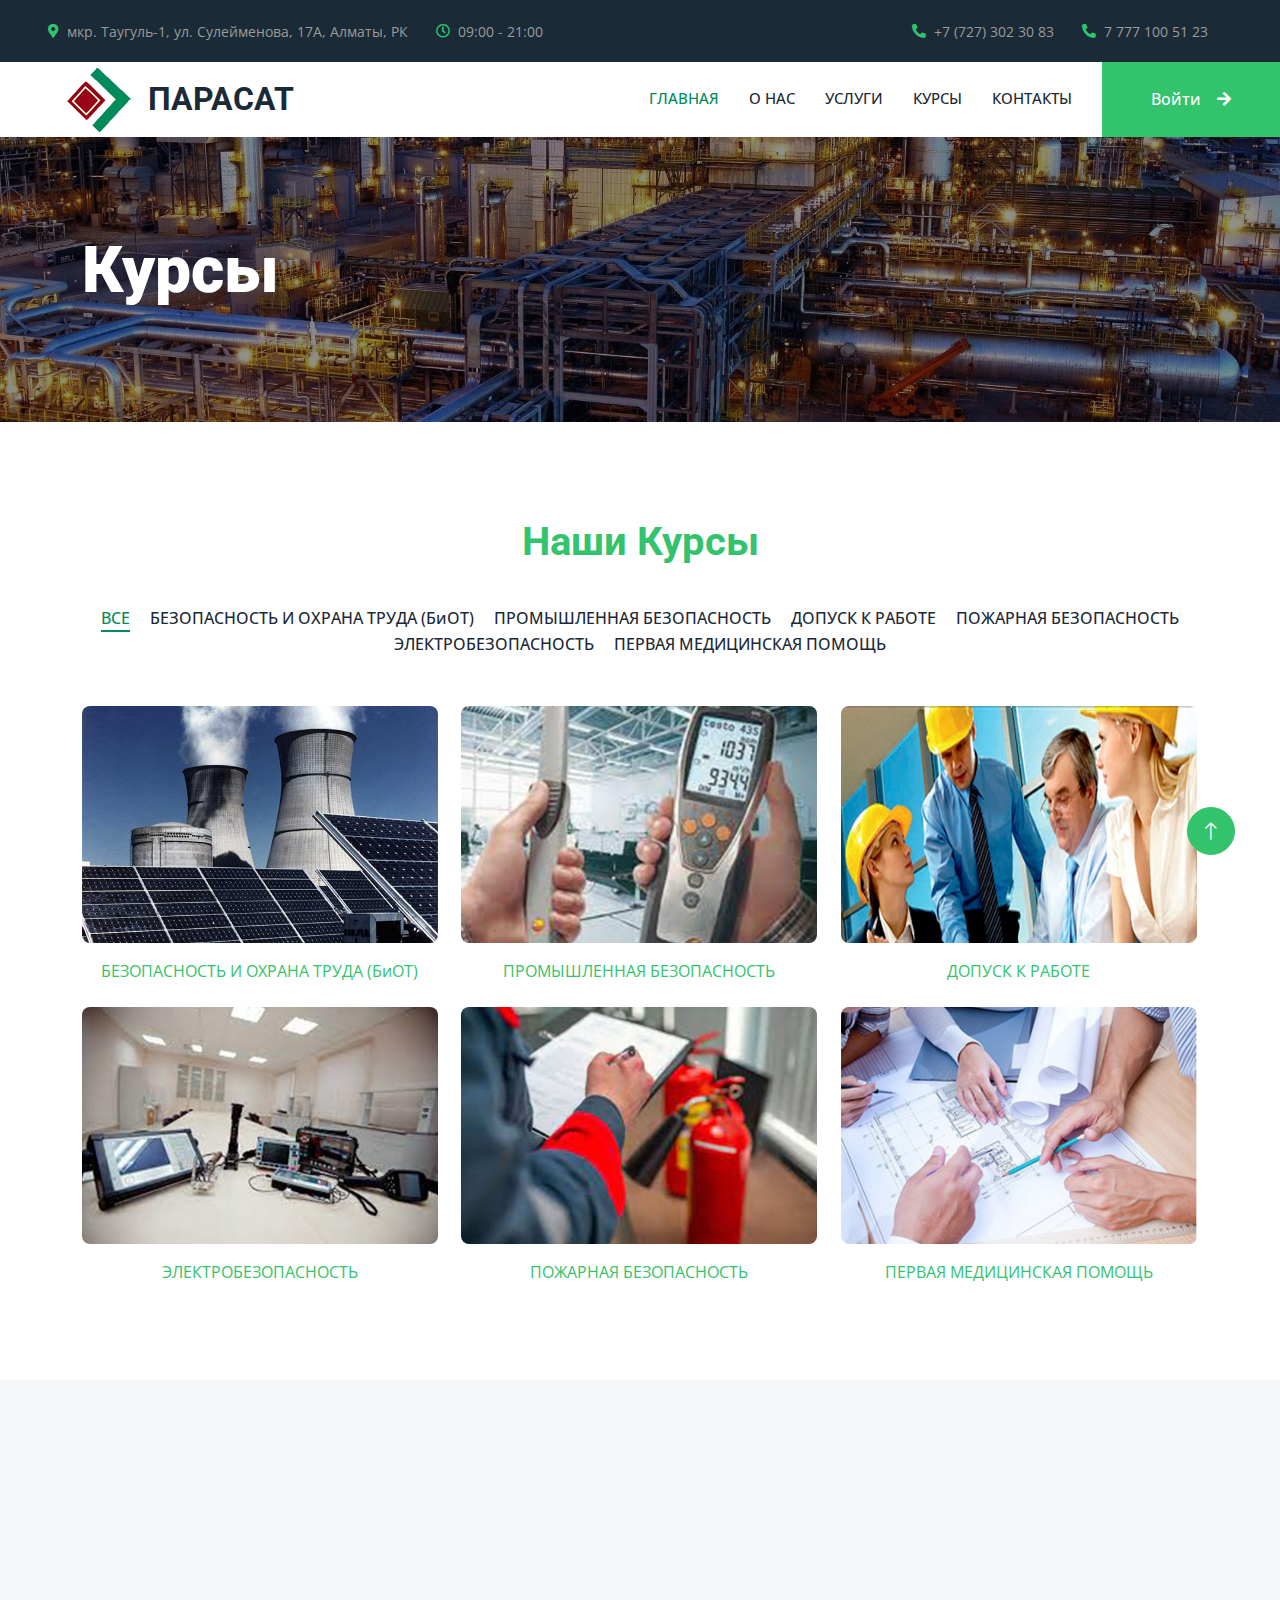
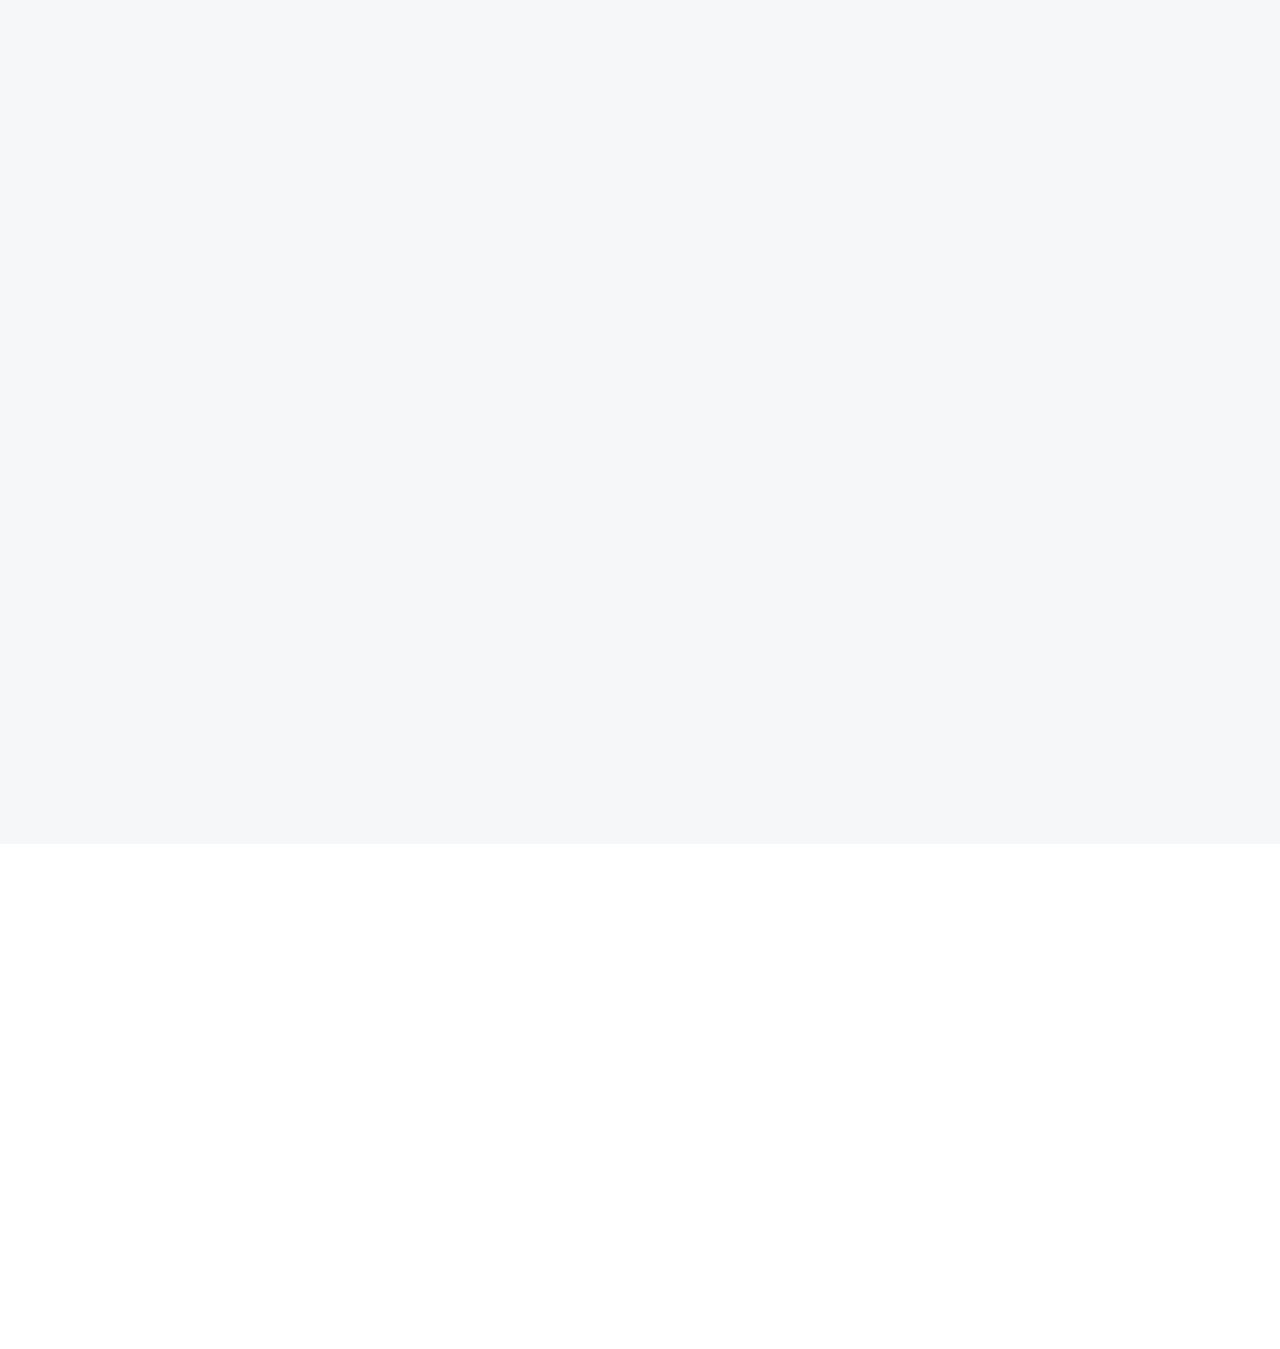
<file: project.html>
<!DOCTYPE html>
<html lang="en">

<head>
    <meta charset="utf-8">
    <title>Республиканский Учебный Центр
        «ПAPACAT»
        </title>
    <meta content="width=device-width, initial-scale=1.0" name="viewport">
    <meta content="" name="keywords">
    <meta content="" name="description">

    <!-- Favicon -->
    <link href="img/favicon.ico" rel="icon">

    <!-- Google Web Fonts -->
    <link rel="preconnect" href="https://fonts.googleapis.com">
    <link rel="preconnect" href="https://fonts.gstatic.com" crossorigin>
    <link href="https://fonts.googleapis.com/css2?family=Open+Sans:wght@400;500&family=Roboto:wght@500;700;900&display=swap" rel="stylesheet"> 

    <!-- Icon Font Stylesheet -->
    <link href="https://cdnjs.cloudflare.com/ajax/libs/font-awesome/5.10.0/css/all.min.css" rel="stylesheet">
    <link href="https://cdn.jsdelivr.net/npm/bootstrap-icons@1.4.1/font/bootstrap-icons.css" rel="stylesheet">

    <!-- Libraries Stylesheet -->
    <link href="lib/animate/animate.min.css" rel="stylesheet">
    <link href="lib/owlcarousel/assets/owl.carousel.min.css" rel="stylesheet">
    <link href="lib/lightbox/css/lightbox.min.css" rel="stylesheet">

    <!-- Customized Bootstrap Stylesheet -->
    <link href="css/bootstrap.min.css" rel="stylesheet">

    <!-- Template Stylesheet -->
    <link href="css/style.css" rel="stylesheet">
</head>

<body>
    <!-- Spinner Start -->
    <div id="spinner" class="show bg-white position-fixed translate-middle w-100 vh-100 top-50 start-50 d-flex align-items-center justify-content-center">
        <div class="spinner-border text-primary" style="width: 3rem; height: 3rem;" role="status">
            <span class="sr-only">Loading...</span>
        </div>
    </div>
    <!-- Spinner End -->


    <!-- Topbar Start -->
    <div class="container-fluid bg-dark p-0">
        <div class="row gx-0 d-none d-lg-flex">
            <div class="col-lg-7 px-5 text-start">
                <div class="h-100 d-inline-flex align-items-center me-4">
                    <small class="fa fa-map-marker-alt text-primary me-2"></small>
                    <small>мкр. Таугуль-1, ул. Сулейменова, 17А, Алматы, РК</small>
                </div>
                <div class="h-100 d-inline-flex align-items-center">
                    <small class="far fa-clock text-primary me-2"></small>
                    <small>09:00 - 21:00</small>
                </div>
            </div>
            <div class="col-lg-5 px-5 text-end">
                <div class="h-100 d-inline-flex align-items-center me-4">
                    <small class="fa fa-phone-alt text-primary me-2"></small>
                    <small>+7 (727) 302 30 83</small>
                    
                </div>
                <div class="h-100 d-inline-flex align-items-center me-4">
                    <small class="fa fa-phone-alt text-primary me-2"></small>
                    <small>7 777 100 51 23</small>  
                </div>
                <div class="h-100 d-inline-flex align-items-center mx-n2">
                    <a class="btn btn-square btn-link rounded-0 border-0 border-end border-secondary" href=""><i class="fab fa-facebook-f"></i></a>
                    <a class="btn btn-square btn-link rounded-0 border-0 border-end border-secondary" href=""><i class="fab fa-twitter"></i></a>
                    <a class="btn btn-square btn-link rounded-0 border-0 border-end border-secondary" href=""><i class="fab fa-linkedin-in"></i></a>
                    <a class="btn btn-square btn-link rounded-0" href=""><i class="fab fa-instagram"></i></a>
                </div>
            </div>
        </div>
    </div>
    <!-- Topbar End -->


    <!-- Navbar Start -->
    <nav class="navbar navbar-expand-lg bg-white navbar-light sticky-top p-0">
        <a href="index.html" class="navbar-brand d-flex align-items-center  px-4 px-lg-5">
            <img src="img/logo.png" alt="">
            <h2 class="m-0 text-dark">ПAPACAT</h2>
        </a>
        <button type="button" class="navbar-toggler me-4" data-bs-toggle="collapse" data-bs-target="#navbarCollapse">
            <span class="navbar-toggler-icon"></span>
        </button>
        <div class="collapse navbar-collapse" id="navbarCollapse">
            <div class="navbar-nav ms-auto p-4 p-lg-0">
                <a href="index.html" class="nav-item nav-link active">Главная</a>
                <a href="about.html" class="nav-item nav-link">О нас</a>
                <a href="service.html" class="nav-item nav-link">Услуги</a>
                <a href="project.html" class="nav-item nav-link">Курсы</a>
                <div class="nav-item dropdown">
                   <!-- <a href="#" class="nav-link dropdown-toggle" data-bs-toggle="dropdown">Lorem</a>
                    <div class="dropdown-menu bg-light m-0">
                        <a href="feature.html" class="dropdown-item">Feature</a>
                        <a href="quote.html" class="dropdown-item">Free Quote</a>
                        <a href="team.html" class="dropdown-item">Our Team</a>
                        <a href="testimonial.html" class="dropdown-item">Testimonial</a>
                        <a href="404.html" class="dropdown-item">404 Page</a>
                    </div>
                </div>-->
                <a href="contact.html" class="nav-item nav-link">Контакты</a>
            </div>
            <a href="qrcode.html" class="btn btn-primary rounded-0 py-4 px-lg-5 d-none d-lg-block">Войти<i class="fa fa-arrow-right ms-3"></i></a>
        </div>
    </nav>
    <!-- Navbar End -->


    <!-- Page Header Start -->
    <div class="container-fluid page-header py-5 mb-5">
        <div class="container py-5">
            <h1 class="display-3 text-white mb-3 animated slideInDown">Курсы</h1>
            <!--<nav aria-label="breadcrumb animated slideInDown">
                <ol class="breadcrumb">
                    <li class="breadcrumb-item"><a class="text-white" href="#">Home</a></li>
                    <li class="breadcrumb-item"><a class="text-white" href="#">Pages</a></li>
                    <li class="breadcrumb-item text-white active" aria-current="page">Projects</li>
                </ol>
            </nav>-->
        </div>
    </div>
    <!-- Page Header End -->


    <!-- Projects Start -->
    <div class="container-xxl py-5">
        <div class="container">
            <div class="text-center mx-auto mb-5 wow fadeInUp" data-wow-delay="0.1s" style="max-width: 600px;">
                <h1 class="text-primary">Наши Курсы</h1>
                <!--<h1 class="mb-4">Visit Our Latest Solar And Renewable Energy Projects</h1>-->
            </div>
            <div class="row mt-n2 wow fadeInUp" data-wow-delay="0.3s">
                <div class="col-12 text-center">
                    <ul class="list-inline mb-5" id="portfolio-flters">
                        <li class="mx-2 active" data-filter="*">ВСЕ</li>
                        <li class="mx-2" data-filter=".first">БЕЗОПАСНОСТЬ И ОХРАНА ТРУДА (БиОТ)</li>
                        <li class="mx-2" data-filter=".second">ПРОМЫШЛЕННАЯ БЕЗОПАСНОСТЬ</li>
                        <li class="mx-2" data-filter=".third">ДОПУСК К РАБОТЕ</li>
                        <li class="mx-2" data-filter=".third">ПОЖАРНАЯ БЕЗОПАСНОСТЬ</li>
                        <li class="mx-2" data-filter=".third">ЭЛЕКТРОБЕЗОПАСНОСТЬ</li>
                        <li class="mx-2" data-filter=".third">ПЕРВАЯ МЕДИЦИНСКАЯ ПОМОЩЬ</li>
                    </ul>
                </div>
            </div>
            <div class="row g-4 portfolio-container wow fadeInUp" data-wow-delay="0.5s">
                <div class="col-lg-4 col-md-6 portfolio-item first">
                    <div class="portfolio-img rounded overflow-hidden">
                        <img class="img-fluid" src="img/img-600x400-6.jpg" alt="">
                        <div class="portfolio-btn">
                            <a class="btn btn-lg-square btn-outline-light rounded-circle mx-1" href="img/img-600x400-6.jpg" data-lightbox="portfolio"><i class="fa fa-eye"></i></a>
                            <a class="btn btn-lg-square btn-outline-light rounded-circle mx-1" href=""><i class="fa fa-link"></i></a>
                        </div>
                    </div>
                    <div class="pt-3">
                        <p class="text-primary mb-0 text-center">БЕЗОПАСНОСТЬ И ОХРАНА ТРУДА (БиОТ)</p>
                        
                        <!--<h5 class="lh-base">We Are pioneers of solar & renewable energy industry</h5>-->
                    </div>
                </div>
                <div class="col-lg-4 col-md-6 portfolio-item second">
                    <div class="portfolio-img rounded overflow-hidden">
                        <img class="img-fluid" src="img/img-600x400-5.jpg" alt="">
                        <div class="portfolio-btn">
                            <a class="btn btn-lg-square btn-outline-light rounded-circle mx-1" href="img/img-600x400-5.jpg" data-lightbox="portfolio"><i class="fa fa-eye"></i></a>
                            <a class="btn btn-lg-square btn-outline-light rounded-circle mx-1" href=""><i class="fa fa-link"></i></a>
                        </div>
                    </div>
                    <div class="pt-3">
                        <p class="text-primary mb-0 text-center">ПРОМЫШЛЕННАЯ БЕЗОПАСНОСТЬ</p>
                        
                        <!--<h5 class="lh-base">We Are pioneers of solar & renewable energy industry</h5>-->
                    </div>
                </div>
                <div class="col-lg-4 col-md-6 portfolio-item third">
                    <div class="portfolio-img rounded overflow-hidden">
                        <img class="img-fluid" src="img/img-600x400-4.jpg" alt="">
                        <div class="portfolio-btn">
                            <a class="btn btn-lg-square btn-outline-light rounded-circle mx-1" href="img/img-600x400-4.jpg" data-lightbox="portfolio"><i class="fa fa-eye"></i></a>
                            <a class="btn btn-lg-square btn-outline-light rounded-circle mx-1" href=""><i class="fa fa-link"></i></a>
                        </div>
                    </div>
                    <div class="pt-3">
                        <p class="text-primary mb-0 text-center">ДОПУСК К РАБОТЕ </p>
                        <!--<h5 class="lh-base">We Are pioneers of solar & renewable energy industry</h5>-->
                    </div>
                </div>
                <div class="col-lg-4 col-md-6 portfolio-item first">
                    <div class="portfolio-img rounded overflow-hidden">
                        <img class="img-fluid" src="img/img-600x400-3.jpg" alt="">
                        <div class="portfolio-btn">
                            <a class="btn btn-lg-square btn-outline-light rounded-circle mx-1" href="img/img-600x400-3.jpg" data-lightbox="portfolio"><i class="fa fa-eye"></i></a>
                            <a class="btn btn-lg-square btn-outline-light rounded-circle mx-1" href=""><i class="fa fa-link"></i></a>
                        </div>
                    </div>
                    <div class="pt-3">
                        <p class="text-primary mb-0 text-center">ЭЛЕКТРОБЕЗОПАСНОСТЬ</p>
                        <!--<h5 class="lh-base">We Are pioneers of solar & renewable energy industry</h5>-->
                    </div>
                </div>
                <div class="col-lg-4 col-md-6 portfolio-item second">
                    <div class="portfolio-img rounded overflow-hidden">
                        <img class="img-fluid" src="img/img-600x400-2.jpg" alt="">
                        <div class="portfolio-btn">
                            <a class="btn btn-lg-square btn-outline-light rounded-circle mx-1" href="img/img-600x400-2.jpg" data-lightbox="portfolio"><i class="fa fa-eye"></i></a>
                            <a class="btn btn-lg-square btn-outline-light rounded-circle mx-1" href=""><i class="fa fa-link"></i></a>
                        </div>
                    </div>
                    <div class="pt-3">
                        <p class="text-primary mb-0 text-center">ПОЖАРНАЯ БЕЗОПАСНОСТЬ</p>
                        <!--<h5 class="lh-base">We Are pioneers of solar & renewable energy industry</h5>-->
                    </div>
                </div>
                <div class="col-lg-4 col-md-6 portfolio-item third">
                    <div class="portfolio-img rounded overflow-hidden">
                        <img class="img-fluid" src="img/img-600x400-1.jpg" alt="">
                        <div class="portfolio-btn">
                            <a class="btn btn-lg-square btn-outline-light rounded-circle mx-1" href="img/img-600x400-1.jpg" data-lightbox="portfolio"><i class="fa fa-eye"></i></a>
                            <a class="btn btn-lg-square btn-outline-light rounded-circle mx-1" href=""><i class="fa fa-link"></i></a>
                        </div>
                    </div>
                    <div class="pt-3">
                        <p class="text-primary mb-0 text-center">ПЕРВАЯ МЕДИЦИНСКАЯ ПОМОЩЬ</p>
                        <!--<h5 class="lh-base">We Are pioneers of solar & renewable energy industry</h5>-->
                    </div>
                </div>
            </div>
        </div>
    </div>
    <!-- Projects End -->


    <!-- Quote Start -->
    <div class="container-fluid bg-light overflow-hidden my-5 px-lg-0">
        <div class="container quote px-lg-0">
            <div class="row g-0 mx-lg-0">
                <div class="col-lg-6 ps-lg-0 wow fadeIn" data-wow-delay="0.1s" style="min-height: 400px;">
                    <div class="position-relative h-100">
                        <img class="position-absolute img-fluid w-100 h-100" src="img/quote.jpg" style="object-fit: cover;" alt="">
                    </div>
                </div>
                <div class="col-lg-6 quote-text py-5 wow fadeIn" data-wow-delay="0.5s">
                    <div class="p-lg-5 pe-lg-0">
                        <h6 class="text-primary">ОБУЧЕНИЕ РАБОТНИКОВ ОСНОВАМ ОХРАНЫ ТРУДА</h6>
                        <h1 class="mb-4">ТОО «Республиканский Учебный Центр» ПАРАСАТ»</h1>
                        <p class="mb-4 pb-2">Осуществляет подготовку, переподготовку, повышение квалификации и проверку знаний (экзамены) инженерно-технических работников и специалистов опасных производственных объектов, а также аттестованных, проектных организаций и иных организаций, привлекаемых для работы на опасных производственных объектах, на основании имеющего Аттестата, предоставляющего право обучение специалистов в области промышленной безопасности.</p>
                        <p class="mb-4 pb-2">Общая программа подготовки и разработка установленного образца квалификационных удостоверений, отвечают требованиям статьи 79 Закона РК от 11 апреля 2014 года № 188-V «О гражданской защите» и нормативной базы РК в сфере промышленной безопасности.</p>
                        <form>
                            <div class="row g-3">
                                <div class="col-12 col-sm-6">
                                    <input type="text" class="form-control border-0" placeholder="" style="height: 55px;">
                                </div>
                                <div class="col-12 col-sm-6">
                                    <input type="email" class="form-control border-0" placeholder="" style="height: 55px;">
                                </div>
                                <div class="col-12 col-sm-6">
                                    <input type="text" class="form-control border-0" placeholder="" style="height: 55px;">
                                </div>
                                <div class="col-12 col-sm-6">
                                    <select class="form-select border-0" style="height: 55px;">
                                        <option selected></option>
                                        <option value="1">Service 1</option>
                                        <option value="2">Service 2</option>
                                        <option value="3">Service 3</option>
                                    </select>
                                </div>
                                <div class="col-12">
                                    <textarea class="form-control border-0" placeholder=""></textarea>
                                </div>
                                <div class="col-12">
                                    <button class="btn btn-primary rounded-pill py-3 px-5" type="submit">Написать</button>
                                </div>
                            </div>
                        </form>
                    </div>
                </div>
            </div>
        </div>
    </div>
    <!-- Quote End -->


    <!-- Testimonial Start -->
    
    <!-- Testimonial End -->
        

    <!-- Footer Start -->
    <div class="container-fluid bg-dark text-body footer mt-5 pt-5 wow fadeIn" data-wow-delay="0.1s">
        <div class="container py-5">
            <div class="row g-5">
                <div class="col-lg-3 col-md-6">
                    <h5 class="text-white mb-4">Парасат</h5>
                    <p class="mb-2"><i class="fa fa-map-marker-alt me-3"></i>мкр. Таугуль-1, ул. Сулейменова, 17А, Алматы, РК</p>
                    <p class="mb-2"><i class="fa fa-phone-alt me-3"></i>7 777 100 51 23</p>
                    <p class="mb-2"><i class="fa fa-envelope me-3"></i>info@parasat.kz</p>
                    <div class="d-flex pt-2">
                        <a class="btn btn-square btn-outline-light btn-social" href=""><i class="fab fa-twitter"></i></a>
                        <a class="btn btn-square btn-outline-light btn-social" href=""><i class="fab fa-facebook-f"></i></a>
                        <a class="btn btn-square btn-outline-light btn-social" href=""><i class="fab fa-youtube"></i></a>
                        <a class="btn btn-square btn-outline-light btn-social" href=""><i class="fab fa-linkedin-in"></i></a>
                    </div>
                </div>
                <div class="col-lg-3 col-md-6">
                    <h5 class="text-white mb-4">Быстрые ссылки</h5>
                    <a class="btn btn-link" href="">О нас</a>
                    <a class="btn btn-link" href="">Контакты</a>
                    <a class="btn btn-link" href="">Услуги</a>
                    <a class="btn btn-link" href="">Курсы</a>
                </div>
                <div class="col-lg-3 col-md-6">
                    <h5 class="text-white mb-4">Галерея</h5>
                    <div class="row g-2">
                        <div class="col-4">
                            <img class="img-fluid rounded" src="img/gallery-1.jpg" alt="">
                        </div>
                        <div class="col-4">
                            <img class="img-fluid rounded" src="img/gallery-2.jpg" alt="">
                        </div>
                        <div class="col-4">
                            <img class="img-fluid rounded" src="img/gallery-3.jpg" alt="">
                        </div>
                        <div class="col-4">
                            <img class="img-fluid rounded" src="img/gallery-4.jpg" alt="">
                        </div>
                        <div class="col-4">
                            <img class="img-fluid rounded" src="img/gallery-5.jpg" alt="">
                        </div>
                        <div class="col-4">
                            <img class="img-fluid rounded" src="img/gallery-6.jpg" alt="">
                        </div>
                    </div>
                </div>
                <div class="col-lg-3 col-md-6">
                    <h5 class="text-white mb-4"></h5>
                    <p></p>
                    <div class="position-relative mx-auto" style="max-width: 400px;">
                        <input class="form-control border-0 w-100 py-3 ps-4 pe-5" type="text" placeholder="Введите email">
                        <button type="button" class="btn btn-primary py-2 position-absolute top-0 end-0 mt-2 me-2">Отправить</button>
                    </div>
                </div>
            </div>
        </div>
        <div class="container">
            <div class="copyright">
                <div class="row">
                    <div class="col-md-6 text-center text-md-start mb-3 mb-md-0">
                        &copy; <a href="#">WEBCODE</a>
                    </div>
                    <div class="col-md-6 text-center text-md-end">
                        <!--/*** This template is free as long as you keep the footer author’s credit link/attribution link/backlink. If you'd like to use the template without the footer author’s credit link/attribution link/backlink, you can purchase the Credit Removal License from "https://htmlcodex.com/credit-removal". Thank you for your support. ***/-->
                        <br><a href="#" target="_blank">WEBCODEKZ</a>
                    </div>
                </div>
            </div>
        </div>
    </div>
    <!-- Footer End -->


    <!-- Back to Top -->
    <a href="#" class="btn btn-lg btn-primary btn-lg-square rounded-circle back-to-top"><i class="bi bi-arrow-up"></i></a>


    <!-- JavaScript Libraries -->
    <script src="https://code.jquery.com/jquery-3.4.1.min.js"></script>
    <script src="https://cdn.jsdelivr.net/npm/bootstrap@5.0.0/dist/js/bootstrap.bundle.min.js"></script>
    <script src="lib/wow/wow.min.js"></script>
    <script src="lib/easing/easing.min.js"></script>
    <script src="lib/waypoints/waypoints.min.js"></script>
    <script src="lib/counterup/counterup.min.js"></script>
    <script src="lib/owlcarousel/owl.carousel.min.js"></script>
    <script src="lib/isotope/isotope.pkgd.min.js"></script>
    <script src="lib/lightbox/js/lightbox.min.js"></script>

    <!-- Template Javascript -->
    <script src="js/main.js"></script>
</body>

</html>
</file>
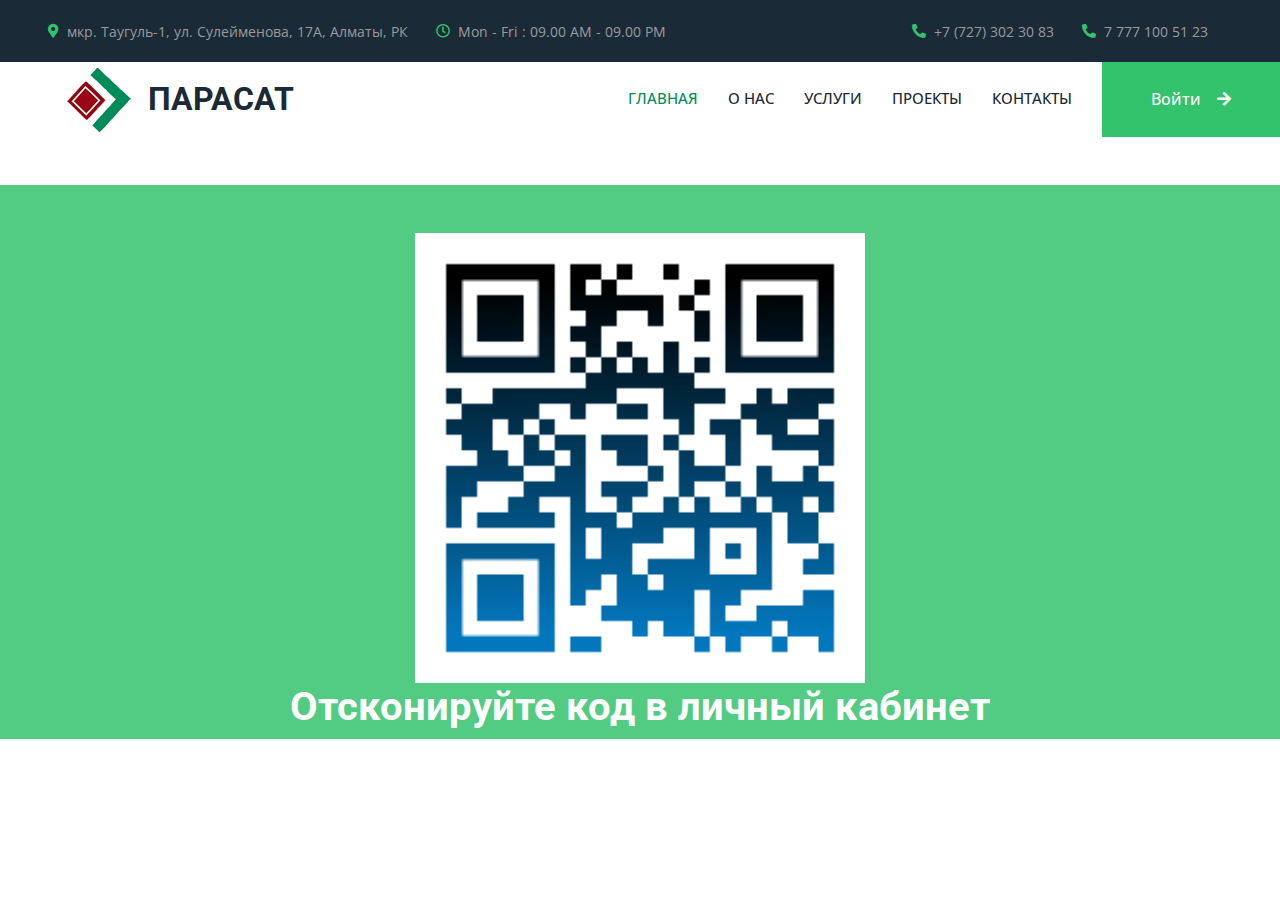
<file: qrcode.html>
<!DOCTYPE html>
<html lang="en">
<head>
    <meta charset="utf-8">
    <title>Республиканский Учебный Центр
        «ПAPACAT»
        </title>
    <meta content="width=device-width, initial-scale=1.0" name="viewport">
    <meta content="" name="keywords">
    <meta content="" name="description">

    <!-- Favicon -->
    <link href="img/favicon.ico" rel="icon">

    <!-- Google Web Fonts -->
    <link rel="preconnect" href="https://fonts.googleapis.com">
    <link rel="preconnect" href="https://fonts.gstatic.com" crossorigin>
    <link href="https://fonts.googleapis.com/css2?family=Open+Sans:wght@400;500&family=Roboto:wght@500;700;900&display=swap" rel="stylesheet"> 

    <!-- Icon Font Stylesheet -->
    <link href="https://cdnjs.cloudflare.com/ajax/libs/font-awesome/5.10.0/css/all.min.css" rel="stylesheet">
    <link href="https://cdn.jsdelivr.net/npm/bootstrap-icons@1.4.1/font/bootstrap-icons.css" rel="stylesheet">

    <!-- Libraries Stylesheet -->
    <link href="lib/animate/animate.min.css" rel="stylesheet">
    <link href="lib/owlcarousel/assets/owl.carousel.min.css" rel="stylesheet">
    <link href="lib/lightbox/css/lightbox.min.css" rel="stylesheet">

    <!-- Customized Bootstrap Stylesheet -->
    <link href="css/bootstrap.min.css" rel="stylesheet">

    <!-- Template Stylesheet -->
    <link href="css/style.css" rel="stylesheet">
</head>
<body>
    <!-- Spinner Start -->
    <div id="spinner" class="show bg-white position-fixed translate-middle w-100 vh-100 top-50 start-50 d-flex align-items-center justify-content-center">
        <div class="spinner-border text-primary" style="width: 3rem; height: 3rem;" role="status">
            <span class="sr-only">Loading...</span>
        </div>
    </div>
    <!-- Spinner End -->

      <!-- Topbar Start -->
      <div class="container-fluid bg-dark p-0">
        <div class="row gx-0 d-none d-lg-flex">
            <div class="col-lg-7 px-5 text-start">
                <div class="h-100 d-inline-flex align-items-center me-4">
                    <small class="fa fa-map-marker-alt text-primary me-2"></small>
                    <small>мкр. Таугуль-1, ул. Сулейменова, 17А, Алматы, РК</small>
                </div>
                <div class="h-100 d-inline-flex align-items-center">
                    <small class="far fa-clock text-primary me-2"></small>
                    <small>Mon - Fri : 09.00 AM - 09.00 PM</small>
                </div>
            </div>
            <div class="col-lg-5 px-5 text-end">
                <div class="h-100 d-inline-flex align-items-center me-4">
                    <small class="fa fa-phone-alt text-primary me-2"></small>
                    <small>+7 (727) 302 30 83</small>
                    
                </div>
                <div class="h-100 d-inline-flex align-items-center me-4">
                    <small class="fa fa-phone-alt text-primary me-2"></small>
                    <small>7 777 100 51 23</small>  
                </div>
                <div class="h-100 d-inline-flex align-items-center mx-n2">
                    <a class="btn btn-square btn-link rounded-0 border-0 border-end border-secondary" href=""><i class="fab fa-facebook-f"></i></a>
                    <a class="btn btn-square btn-link rounded-0 border-0 border-end border-secondary" href=""><i class="fab fa-twitter"></i></a>
                    <a class="btn btn-square btn-link rounded-0 border-0 border-end border-secondary" href=""><i class="fab fa-linkedin-in"></i></a>
                    <a class="btn btn-square btn-link rounded-0" href=""><i class="fab fa-instagram"></i></a>
                </div>
            </div>
        </div>
    </div>
    <!-- Topbar End -->

    <nav class="navbar navbar-expand-lg bg-white navbar-light sticky-top p-0">
        <a href="index.html" class="navbar-brand d-flex align-items-center  px-4 px-lg-5">
            <img src="img/logo.png" alt="">
            <h2 class="m-0 text-dark">ПAPACAT</h2>
        </a>
        <button type="button" class="navbar-toggler me-4" data-bs-toggle="collapse" data-bs-target="#navbarCollapse">
            <span class="navbar-toggler-icon"></span>
        </button>
        <div class="collapse navbar-collapse" id="navbarCollapse">
            <div class="navbar-nav ms-auto p-4 p-lg-0">
                <a href="index.html" class="nav-item nav-link active">Главная</a>
                <a href="about.html" class="nav-item nav-link">О нас</a>
                <a href="service.html" class="nav-item nav-link">Услуги</a>
                <a href="project.html" class="nav-item nav-link">Проекты</a>
                <div class="nav-item dropdown">
                   <!-- <a href="#" class="nav-link dropdown-toggle" data-bs-toggle="dropdown">Lorem</a>
                    <div class="dropdown-menu bg-light m-0">
                        <a href="feature.html" class="dropdown-item">Feature</a>
                        <a href="quote.html" class="dropdown-item">Free Quote</a>
                        <a href="team.html" class="dropdown-item">Our Team</a>
                        <a href="testimonial.html" class="dropdown-item">Testimonial</a>
                        <a href="404.html" class="dropdown-item">404 Page</a>
                    </div>
                </div>-->
                <a href="contact.html" class="nav-item nav-link">Контакты</a>
            </div>
            <a href="" class="btn btn-primary rounded-0 py-4 px-lg-5 d-none d-lg-block">Войти<i class="fa fa-arrow-right ms-3"></i></a>
        </div>
    </nav>

    <div class="container-fluid">
         <div class="row">
            <div class="col-xxl-12 block-qr mt-5">
                <div class="qrcode d-flex justify-content-center mt-5">
                    <img src="img/qr-code.png" alt="">
                </div>
                <h1 class="text-center">Отсконируйте код в личный кабинет</h1>
            </div>
           
         </div>
    </div>








    <!-- JavaScript Libraries -->
    <script src="https://code.jquery.com/jquery-3.4.1.min.js"></script>
    <script src="https://cdn.jsdelivr.net/npm/bootstrap@5.0.0/dist/js/bootstrap.bundle.min.js"></script>
    <script src="lib/wow/wow.min.js"></script>
    <script src="lib/easing/easing.min.js"></script>
    <script src="lib/waypoints/waypoints.min.js"></script>
    <script src="lib/counterup/counterup.min.js"></script>
    <script src="lib/owlcarousel/owl.carousel.min.js"></script>
    <script src="lib/isotope/isotope.pkgd.min.js"></script>
    <script src="lib/lightbox/js/lightbox.min.js"></script>

    <!-- Template Javascript -->
    <script src="js/main.js"></script>
</body>
</html>
</file>
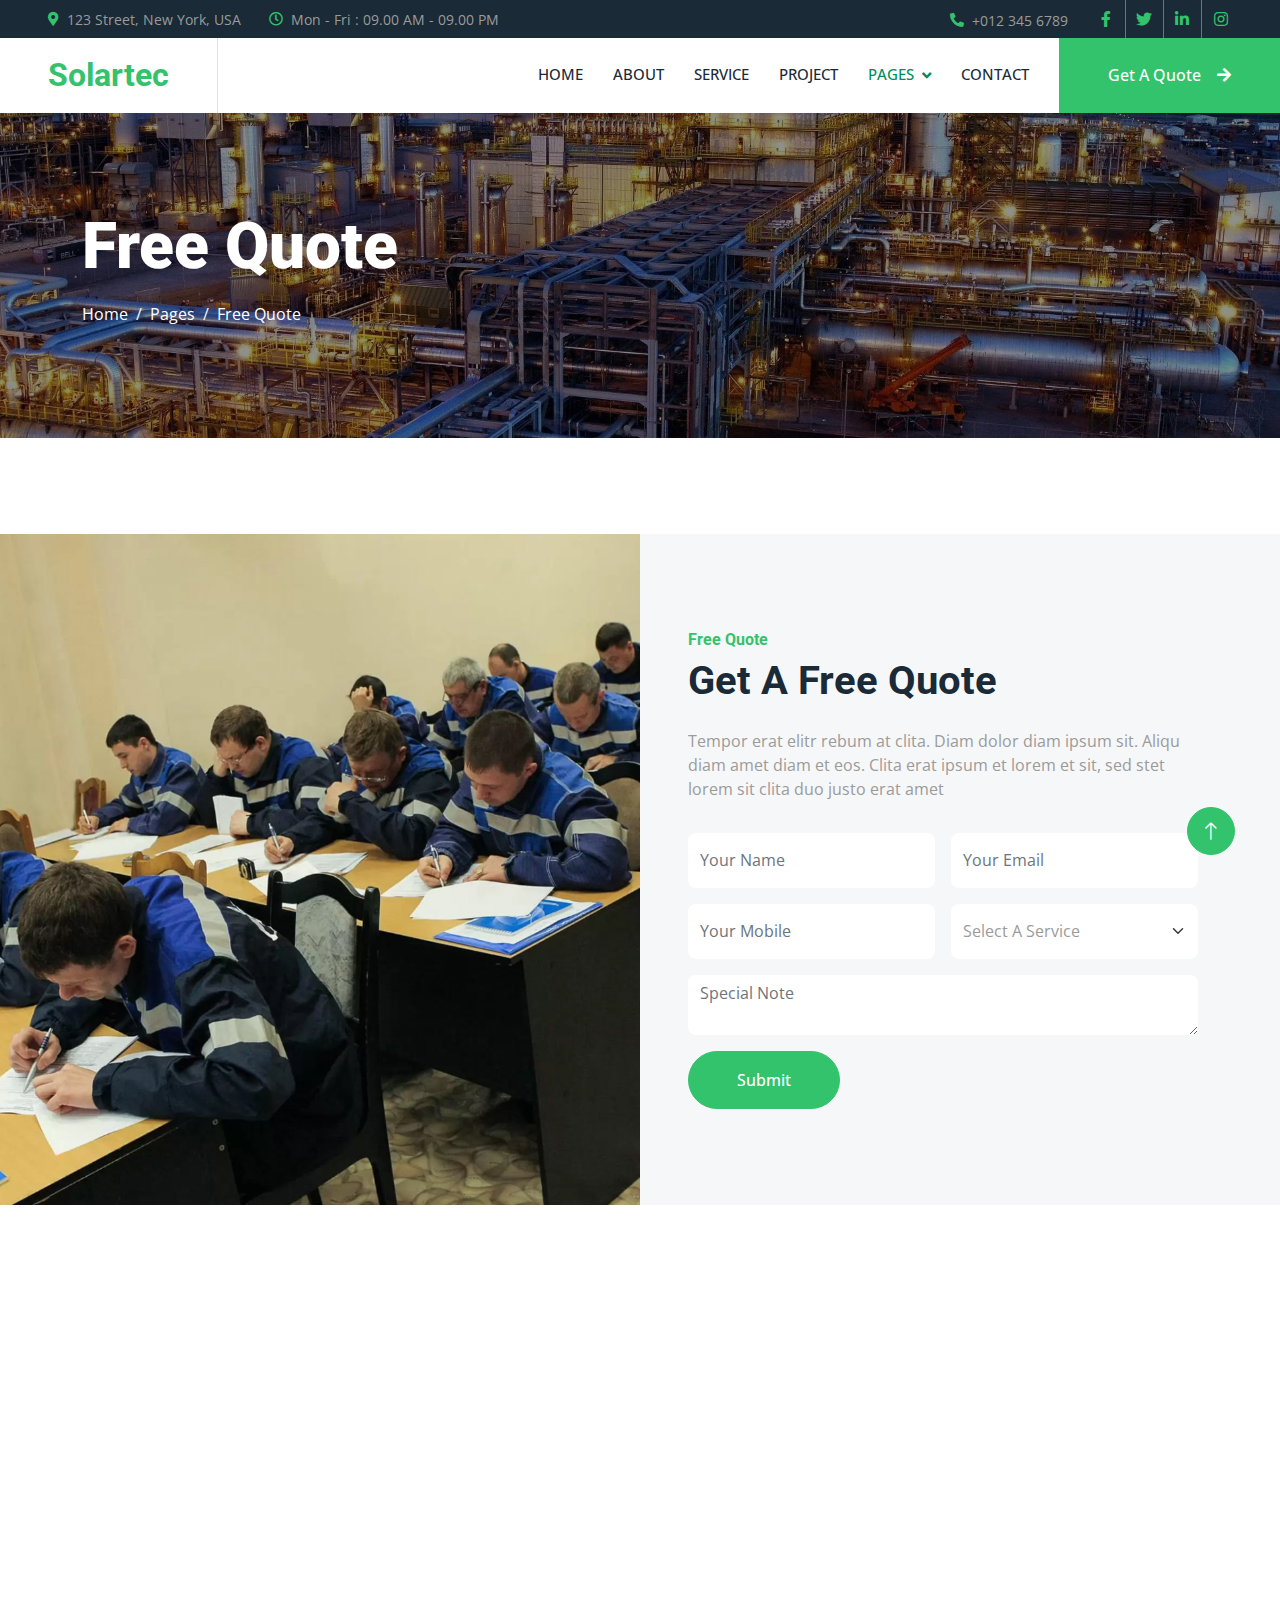
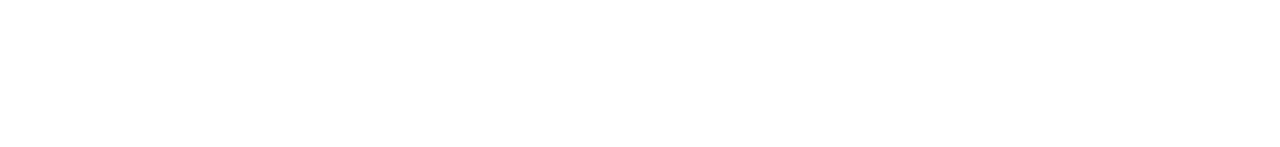
<file: quote.html>
<!DOCTYPE html>
<html lang="en">

<head>
    <meta charset="utf-8">
    <title>Solartec - Renewable Energy Website Template</title>
    <meta content="width=device-width, initial-scale=1.0" name="viewport">
    <meta content="" name="keywords">
    <meta content="" name="description">

    <!-- Favicon -->
    <link href="img/favicon.ico" rel="icon">

    <!-- Google Web Fonts -->
    <link rel="preconnect" href="https://fonts.googleapis.com">
    <link rel="preconnect" href="https://fonts.gstatic.com" crossorigin>
    <link href="https://fonts.googleapis.com/css2?family=Open+Sans:wght@400;500&family=Roboto:wght@500;700;900&display=swap" rel="stylesheet"> 

    <!-- Icon Font Stylesheet -->
    <link href="https://cdnjs.cloudflare.com/ajax/libs/font-awesome/5.10.0/css/all.min.css" rel="stylesheet">
    <link href="https://cdn.jsdelivr.net/npm/bootstrap-icons@1.4.1/font/bootstrap-icons.css" rel="stylesheet">

    <!-- Libraries Stylesheet -->
    <link href="lib/animate/animate.min.css" rel="stylesheet">
    <link href="lib/owlcarousel/assets/owl.carousel.min.css" rel="stylesheet">
    <link href="lib/lightbox/css/lightbox.min.css" rel="stylesheet">

    <!-- Customized Bootstrap Stylesheet -->
    <link href="css/bootstrap.min.css" rel="stylesheet">

    <!-- Template Stylesheet -->
    <link href="css/style.css" rel="stylesheet">
</head>

<body>
    <!-- Spinner Start -->
    <div id="spinner" class="show bg-white position-fixed translate-middle w-100 vh-100 top-50 start-50 d-flex align-items-center justify-content-center">
        <div class="spinner-border text-primary" style="width: 3rem; height: 3rem;" role="status">
            <span class="sr-only">Loading...</span>
        </div>
    </div>
    <!-- Spinner End -->


    <!-- Topbar Start -->
    <div class="container-fluid bg-dark p-0">
        <div class="row gx-0 d-none d-lg-flex">
            <div class="col-lg-7 px-5 text-start">
                <div class="h-100 d-inline-flex align-items-center me-4">
                    <small class="fa fa-map-marker-alt text-primary me-2"></small>
                    <small>123 Street, New York, USA</small>
                </div>
                <div class="h-100 d-inline-flex align-items-center">
                    <small class="far fa-clock text-primary me-2"></small>
                    <small>Mon - Fri : 09.00 AM - 09.00 PM</small>
                </div>
            </div>
            <div class="col-lg-5 px-5 text-end">
                <div class="h-100 d-inline-flex align-items-center me-4">
                    <small class="fa fa-phone-alt text-primary me-2"></small>
                    <small>+012 345 6789</small>
                </div>
                <div class="h-100 d-inline-flex align-items-center mx-n2">
                    <a class="btn btn-square btn-link rounded-0 border-0 border-end border-secondary" href=""><i class="fab fa-facebook-f"></i></a>
                    <a class="btn btn-square btn-link rounded-0 border-0 border-end border-secondary" href=""><i class="fab fa-twitter"></i></a>
                    <a class="btn btn-square btn-link rounded-0 border-0 border-end border-secondary" href=""><i class="fab fa-linkedin-in"></i></a>
                    <a class="btn btn-square btn-link rounded-0" href=""><i class="fab fa-instagram"></i></a>
                </div>
            </div>
        </div>
    </div>
    <!-- Topbar End -->


    <!-- Navbar Start -->
    <nav class="navbar navbar-expand-lg bg-white navbar-light sticky-top p-0">
        <a href="index.html" class="navbar-brand d-flex align-items-center border-end px-4 px-lg-5">
            <h2 class="m-0 text-primary">Solartec</h2>
        </a>
        <button type="button" class="navbar-toggler me-4" data-bs-toggle="collapse" data-bs-target="#navbarCollapse">
            <span class="navbar-toggler-icon"></span>
        </button>
        <div class="collapse navbar-collapse" id="navbarCollapse">
            <div class="navbar-nav ms-auto p-4 p-lg-0">
                <a href="index.html" class="nav-item nav-link">Home</a>
                <a href="about.html" class="nav-item nav-link">About</a>
                <a href="service.html" class="nav-item nav-link">Service</a>
                <a href="project.html" class="nav-item nav-link">Project</a>
                <div class="nav-item dropdown">
                    <a href="#" class="nav-link dropdown-toggle active" data-bs-toggle="dropdown">Pages</a>
                    <div class="dropdown-menu bg-light m-0">
                        <a href="feature.html" class="dropdown-item">Feature</a>
                        <a href="quote.html" class="dropdown-item active">Free Quote</a>
                        <a href="team.html" class="dropdown-item">Our Team</a>
                        <a href="testimonial.html" class="dropdown-item">Testimonial</a>
                        <a href="404.html" class="dropdown-item">404 Page</a>
                    </div>
                </div>
                <a href="contact.html" class="nav-item nav-link">Contact</a>
            </div>
            <a href="" class="btn btn-primary rounded-0 py-4 px-lg-5 d-none d-lg-block">Get A Quote<i class="fa fa-arrow-right ms-3"></i></a>
        </div>
    </nav>
    <!-- Navbar End -->


    <!-- Page Header Start -->
    <div class="container-fluid page-header py-5 mb-5">
        <div class="container py-5">
            <h1 class="display-3 text-white mb-3 animated slideInDown">Free Quote</h1>
            <nav aria-label="breadcrumb animated slideInDown">
                <ol class="breadcrumb">
                    <li class="breadcrumb-item"><a class="text-white" href="#">Home</a></li>
                    <li class="breadcrumb-item"><a class="text-white" href="#">Pages</a></li>
                    <li class="breadcrumb-item text-white active" aria-current="page">Free Quote</li>
                </ol>
            </nav>
        </div>
    </div>
    <!-- Page Header End -->


    <!-- Quote Start -->
    <div class="container-fluid bg-light overflow-hidden px-lg-0" style="margin: 6rem 0;">
        <div class="container quote px-lg-0">
            <div class="row g-0 mx-lg-0">
                <div class="col-lg-6 ps-lg-0 wow fadeIn" data-wow-delay="0.1s" style="min-height: 400px;">
                    <div class="position-relative h-100">
                        <img class="position-absolute img-fluid w-100 h-100" src="img/quote.jpg" style="object-fit: cover;" alt="">
                    </div>
                </div>
                <div class="col-lg-6 quote-text py-5 wow fadeIn" data-wow-delay="0.5s">
                    <div class="p-lg-5 pe-lg-0">
                        <h6 class="text-primary">Free Quote</h6>
                        <h1 class="mb-4">Get A Free Quote</h1>
                        <p class="mb-4 pb-2">Tempor erat elitr rebum at clita. Diam dolor diam ipsum sit. Aliqu diam amet diam et eos. Clita erat ipsum et lorem et sit, sed stet lorem sit clita duo justo erat amet</p>
                        <form>
                            <div class="row g-3">
                                <div class="col-12 col-sm-6">
                                    <input type="text" class="form-control border-0" placeholder="Your Name" style="height: 55px;">
                                </div>
                                <div class="col-12 col-sm-6">
                                    <input type="email" class="form-control border-0" placeholder="Your Email" style="height: 55px;">
                                </div>
                                <div class="col-12 col-sm-6">
                                    <input type="text" class="form-control border-0" placeholder="Your Mobile" style="height: 55px;">
                                </div>
                                <div class="col-12 col-sm-6">
                                    <select class="form-select border-0" style="height: 55px;">
                                        <option selected>Select A Service</option>
                                        <option value="1">Service 1</option>
                                        <option value="2">Service 2</option>
                                        <option value="3">Service 3</option>
                                    </select>
                                </div>
                                <div class="col-12">
                                    <textarea class="form-control border-0" placeholder="Special Note"></textarea>
                                </div>
                                <div class="col-12">
                                    <button class="btn btn-primary rounded-pill py-3 px-5" type="submit">Submit</button>
                                </div>
                            </div>
                        </form>
                    </div>
                </div>
            </div>
        </div>
    </div>
    <!-- Quote End -->
        

    <!-- Footer Start -->
    <div class="container-fluid bg-dark text-body footer mt-5 pt-5 wow fadeIn" data-wow-delay="0.1s">
        <div class="container py-5">
            <div class="row g-5">
                <div class="col-lg-3 col-md-6">
                    <h5 class="text-white mb-4">Address</h5>
                    <p class="mb-2"><i class="fa fa-map-marker-alt me-3"></i>123 Street, New York, USA</p>
                    <p class="mb-2"><i class="fa fa-phone-alt me-3"></i>+012 345 67890</p>
                    <p class="mb-2"><i class="fa fa-envelope me-3"></i>info@example.com</p>
                    <div class="d-flex pt-2">
                        <a class="btn btn-square btn-outline-light btn-social" href=""><i class="fab fa-twitter"></i></a>
                        <a class="btn btn-square btn-outline-light btn-social" href=""><i class="fab fa-facebook-f"></i></a>
                        <a class="btn btn-square btn-outline-light btn-social" href=""><i class="fab fa-youtube"></i></a>
                        <a class="btn btn-square btn-outline-light btn-social" href=""><i class="fab fa-linkedin-in"></i></a>
                    </div>
                </div>
                <div class="col-lg-3 col-md-6">
                    <h5 class="text-white mb-4">Quick Links</h5>
                    <a class="btn btn-link" href="">About Us</a>
                    <a class="btn btn-link" href="">Contact Us</a>
                    <a class="btn btn-link" href="">Our Services</a>
                    <a class="btn btn-link" href="">Terms & Condition</a>
                    <a class="btn btn-link" href="">Support</a>
                </div>
                <div class="col-lg-3 col-md-6">
                    <h5 class="text-white mb-4">Project Gallery</h5>
                    <div class="row g-2">
                        <div class="col-4">
                            <img class="img-fluid rounded" src="img/gallery-1.jpg" alt="">
                        </div>
                        <div class="col-4">
                            <img class="img-fluid rounded" src="img/gallery-2.jpg" alt="">
                        </div>
                        <div class="col-4">
                            <img class="img-fluid rounded" src="img/gallery-3.jpg" alt="">
                        </div>
                        <div class="col-4">
                            <img class="img-fluid rounded" src="img/gallery-4.jpg" alt="">
                        </div>
                        <div class="col-4">
                            <img class="img-fluid rounded" src="img/gallery-5.jpg" alt="">
                        </div>
                        <div class="col-4">
                            <img class="img-fluid rounded" src="img/gallery-6.jpg" alt="">
                        </div>
                    </div>
                </div>
                <div class="col-lg-3 col-md-6">
                    <h5 class="text-white mb-4">Newsletter</h5>
                    <p>Dolor amet sit justo amet elitr clita ipsum elitr est.</p>
                    <div class="position-relative mx-auto" style="max-width: 400px;">
                        <input class="form-control border-0 w-100 py-3 ps-4 pe-5" type="text" placeholder="Your email">
                        <button type="button" class="btn btn-primary py-2 position-absolute top-0 end-0 mt-2 me-2">SignUp</button>
                    </div>
                </div>
            </div>
        </div>
        <div class="container">
            <div class="copyright">
                <div class="row">
                    <div class="col-md-6 text-center text-md-start mb-3 mb-md-0">
                        &copy; <a href="#">Your Site Name</a>, All Right Reserved.
                    </div>
                    <div class="col-md-6 text-center text-md-end">
                        <!--/*** This template is free as long as you keep the footer author’s credit link/attribution link/backlink. If you'd like to use the template without the footer author’s credit link/attribution link/backlink, you can purchase the Credit Removal License from "https://htmlcodex.com/credit-removal". Thank you for your support. ***/-->
                        Designed By <a href="https://htmlcodex.com">HTML Codex</a>
                        <br>Distributed By: <a href="https://themewagon.com" target="_blank">ThemeWagon</a>
                    </div>
                </div>
            </div>
        </div>
    </div>
    <!-- Footer End -->


    <!-- Back to Top -->
    <a href="#" class="btn btn-lg btn-primary btn-lg-square rounded-circle back-to-top"><i class="bi bi-arrow-up"></i></a>


    <!-- JavaScript Libraries -->
    <script src="https://code.jquery.com/jquery-3.4.1.min.js"></script>
    <script src="https://cdn.jsdelivr.net/npm/bootstrap@5.0.0/dist/js/bootstrap.bundle.min.js"></script>
    <script src="lib/wow/wow.min.js"></script>
    <script src="lib/easing/easing.min.js"></script>
    <script src="lib/waypoints/waypoints.min.js"></script>
    <script src="lib/counterup/counterup.min.js"></script>
    <script src="lib/owlcarousel/owl.carousel.min.js"></script>
    <script src="lib/isotope/isotope.pkgd.min.js"></script>
    <script src="lib/lightbox/js/lightbox.min.js"></script>

    <!-- Template Javascript -->
    <script src="js/main.js"></script>
</body>

</html>
</file>
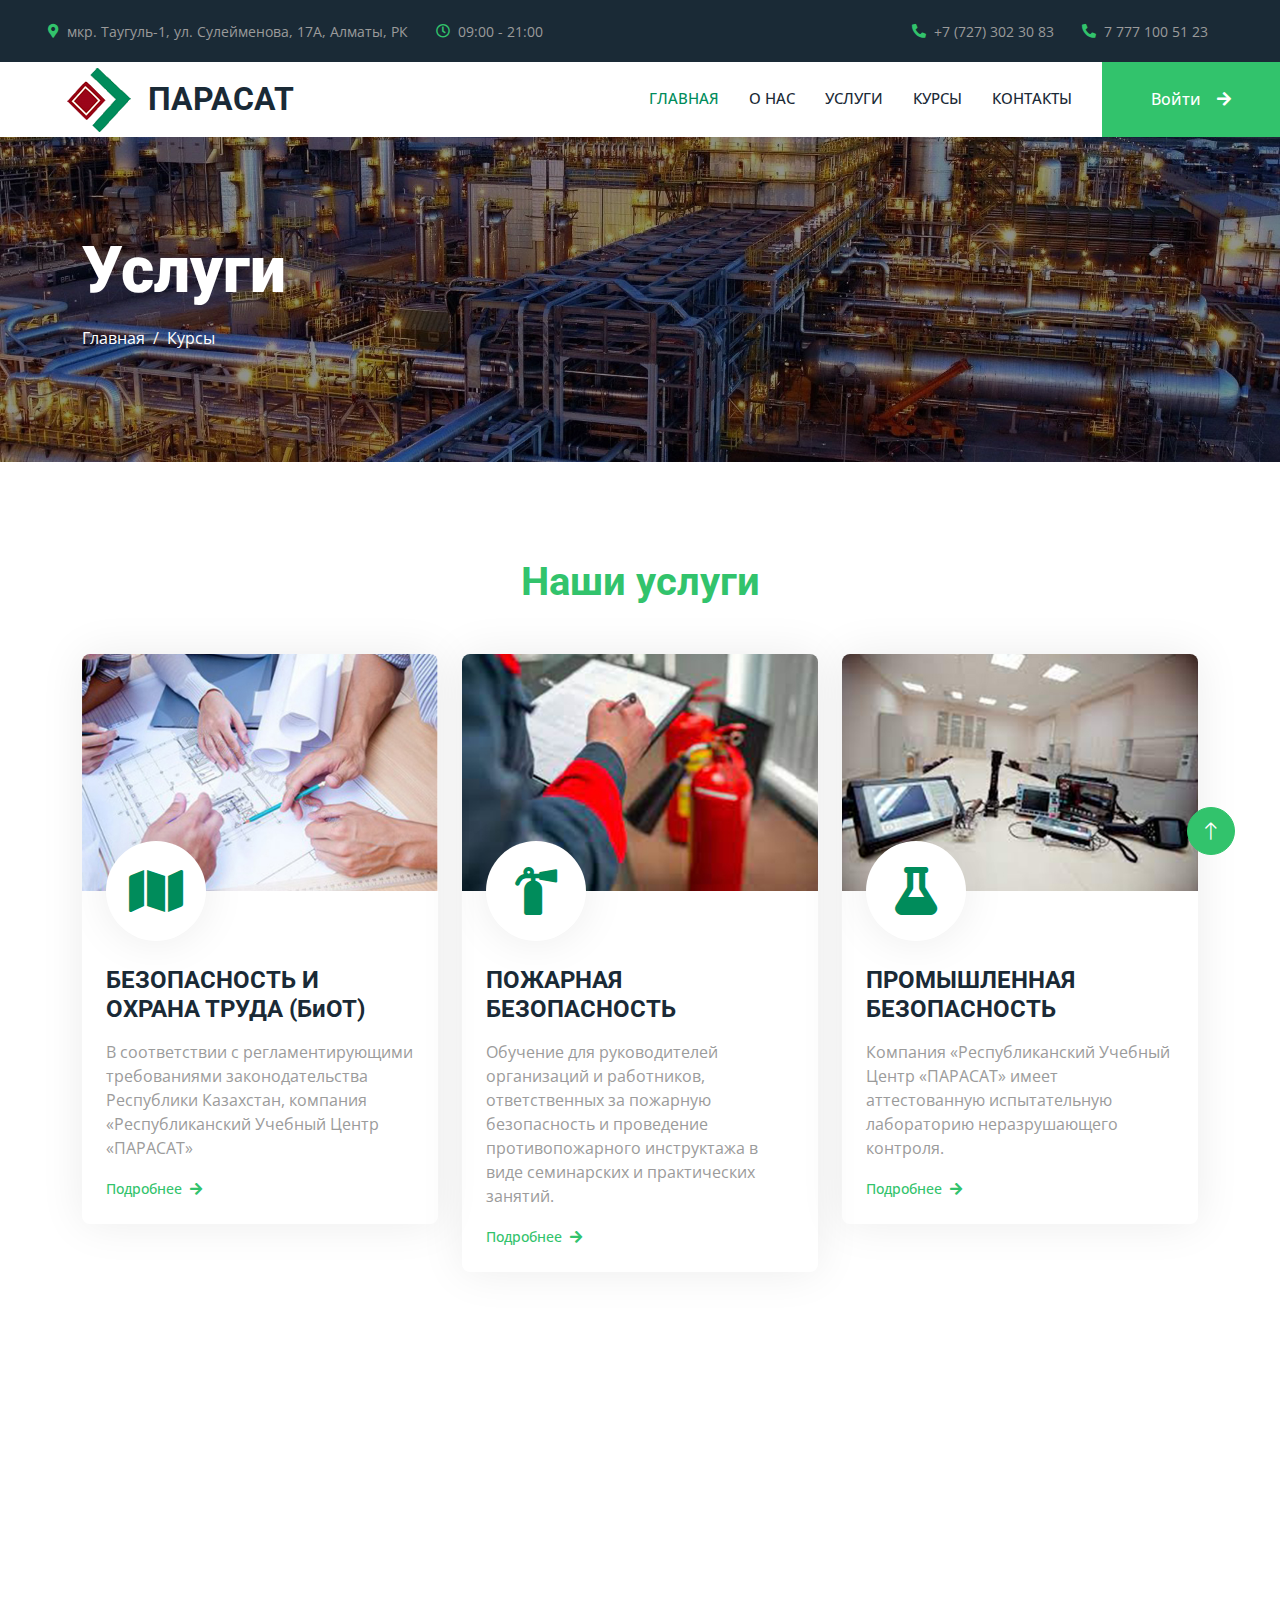
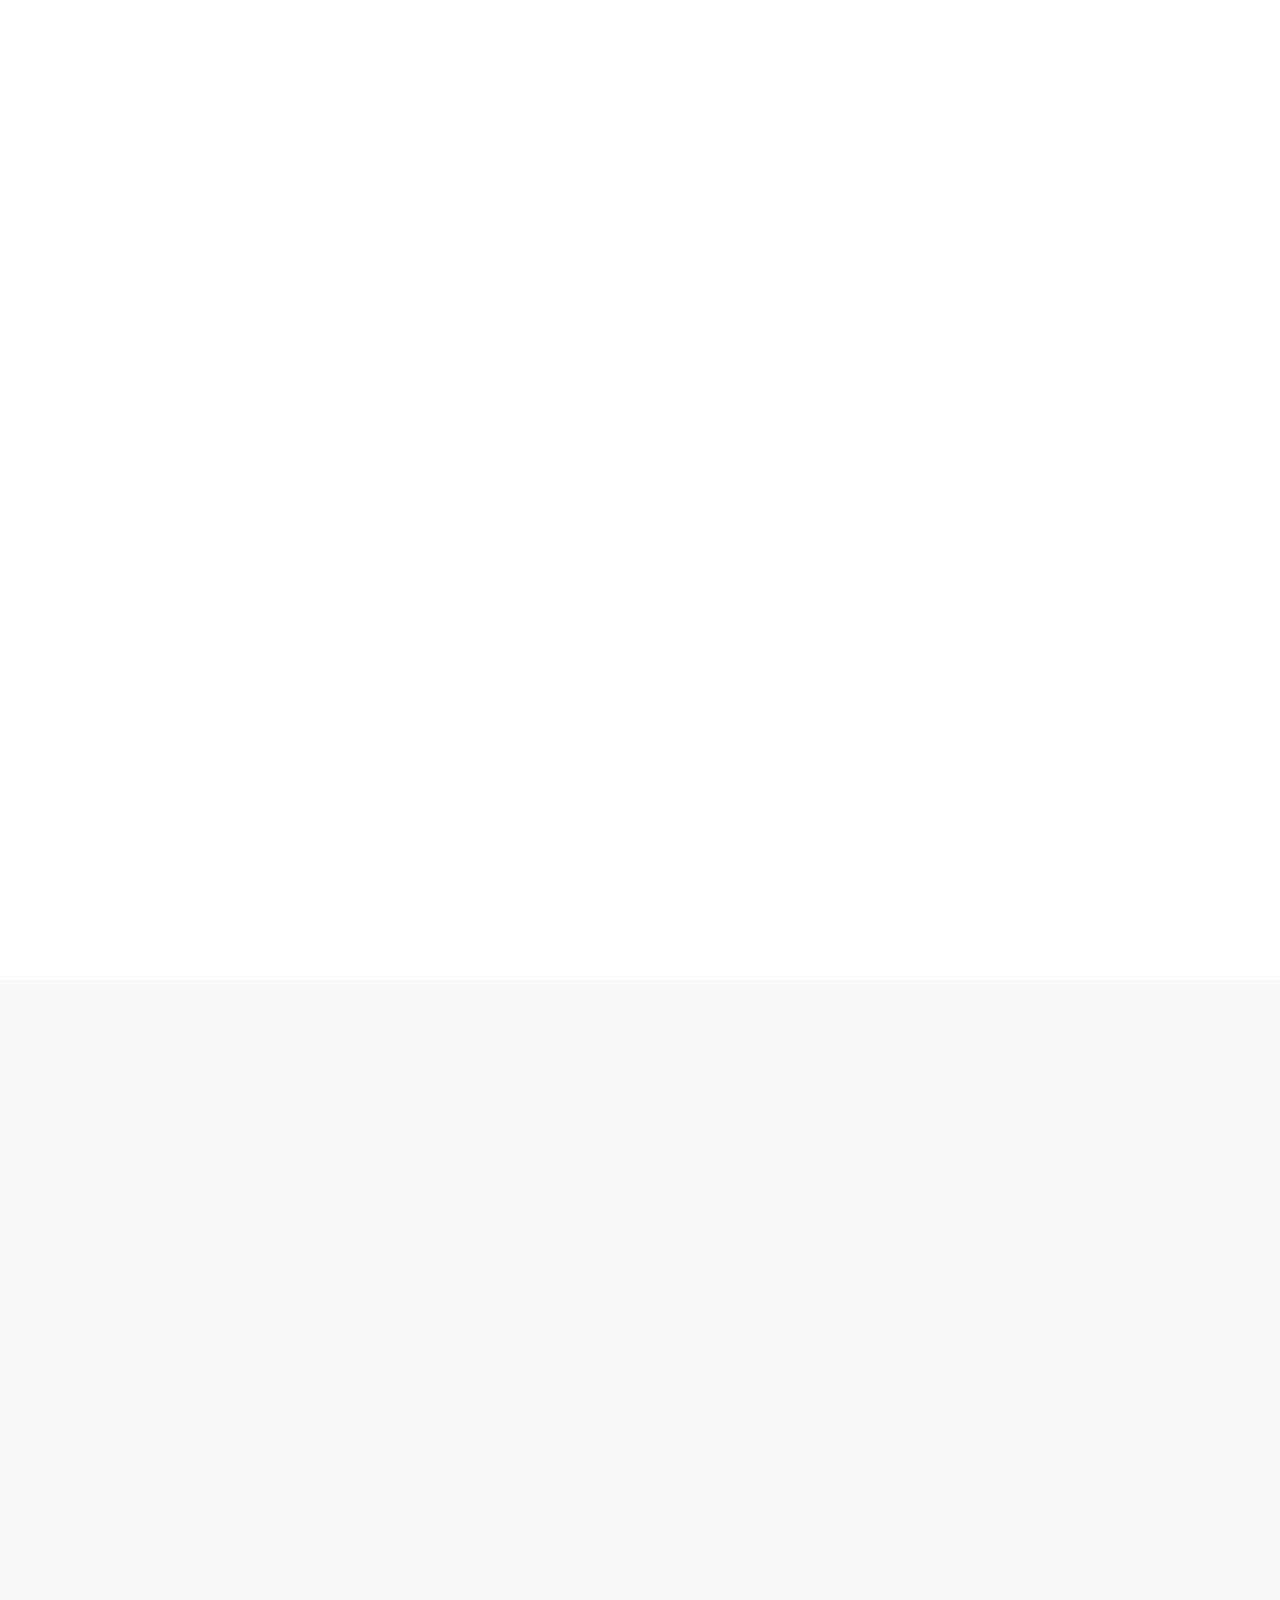
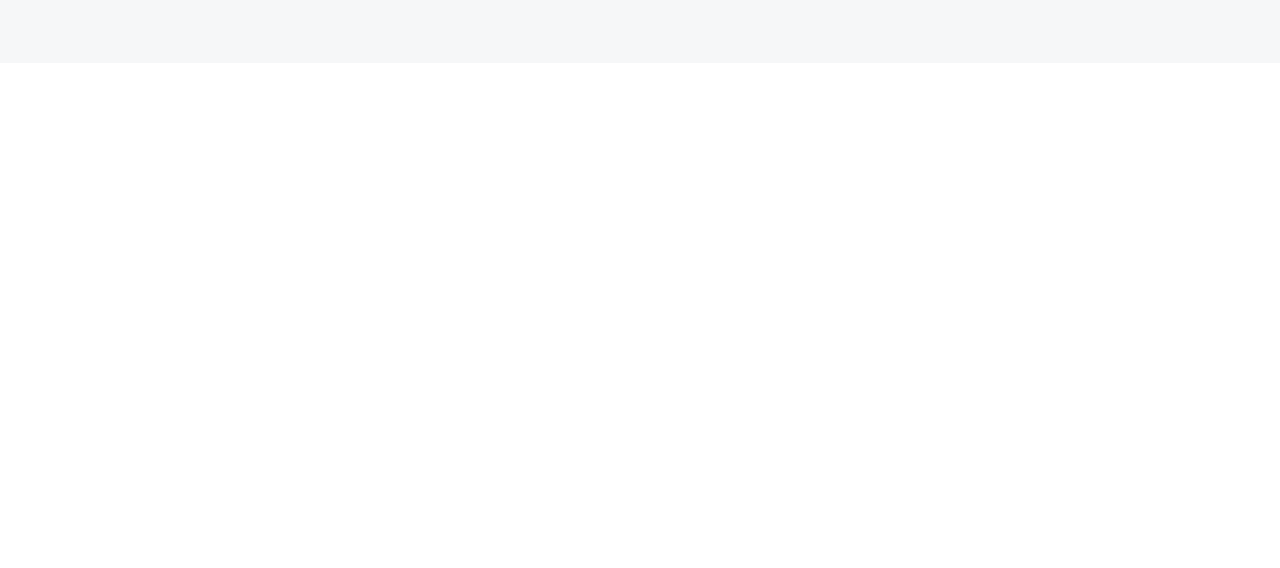
<file: service.html>
<!DOCTYPE html>
<html lang="en">

<head>
    <meta charset="utf-8">
    <title>Республиканский Учебный Центр
        «ПAPACAT»
        </title>
    <meta content="width=device-width, initial-scale=1.0" name="viewport">
    <meta content="" name="keywords">
    <meta content="" name="description">

    <!-- Favicon -->
    <link href="img/favicon.ico" rel="icon">

    <!-- Google Web Fonts -->
    <link rel="preconnect" href="https://fonts.googleapis.com">
    <link rel="preconnect" href="https://fonts.gstatic.com" crossorigin>
    <link href="https://fonts.googleapis.com/css2?family=Open+Sans:wght@400;500&family=Roboto:wght@500;700;900&display=swap" rel="stylesheet"> 

    <!-- Icon Font Stylesheet -->
    <link href="https://cdnjs.cloudflare.com/ajax/libs/font-awesome/5.10.0/css/all.min.css" rel="stylesheet">
    <link href="https://cdn.jsdelivr.net/npm/bootstrap-icons@1.4.1/font/bootstrap-icons.css" rel="stylesheet">

    <!-- Libraries Stylesheet -->
    <link href="lib/animate/animate.min.css" rel="stylesheet">
    <link href="lib/owlcarousel/assets/owl.carousel.min.css" rel="stylesheet">
    <link href="lib/lightbox/css/lightbox.min.css" rel="stylesheet">

    <!-- Customized Bootstrap Stylesheet -->
    <link href="css/bootstrap.min.css" rel="stylesheet">

    <!-- Template Stylesheet -->
    <link href="css/style.css" rel="stylesheet">
</head>

<body>
    <!-- Spinner Start -->
    <div id="spinner" class="show bg-white position-fixed translate-middle w-100 vh-100 top-50 start-50 d-flex align-items-center justify-content-center">
        <div class="spinner-border text-primary" style="width: 3rem; height: 3rem;" role="status">
            <span class="sr-only">Loading...</span>
        </div>
    </div>
    <!-- Spinner End -->


    <!-- Topbar Start -->
    <div class="container-fluid bg-dark p-0">
        <div class="row gx-0 d-none d-lg-flex">
            <div class="col-lg-7 px-5 text-start">
                <div class="h-100 d-inline-flex align-items-center me-4">
                    <small class="fa fa-map-marker-alt text-primary me-2"></small>
                    <small>мкр. Таугуль-1, ул. Сулейменова, 17А, Алматы, РК</small>
                </div>
                <div class="h-100 d-inline-flex align-items-center">
                    <small class="far fa-clock text-primary me-2"></small>
                    <small>09:00 - 21:00</small>
                </div>
            </div>
            <div class="col-lg-5 px-5 text-end">
                <div class="h-100 d-inline-flex align-items-center me-4">
                    <small class="fa fa-phone-alt text-primary me-2"></small>
                    <small>+7 (727) 302 30 83</small>
                    
                </div>
                <div class="h-100 d-inline-flex align-items-center me-4">
                    <small class="fa fa-phone-alt text-primary me-2"></small>
                    <small>7 777 100 51 23</small>  
                </div>
                <div class="h-100 d-inline-flex align-items-center mx-n2">
                    <a class="btn btn-square btn-link rounded-0 border-0 border-end border-secondary" href=""><i class="fab fa-facebook-f"></i></a>
                    <a class="btn btn-square btn-link rounded-0 border-0 border-end border-secondary" href=""><i class="fab fa-twitter"></i></a>
                    <a class="btn btn-square btn-link rounded-0 border-0 border-end border-secondary" href=""><i class="fab fa-linkedin-in"></i></a>
                    <a class="btn btn-square btn-link rounded-0" href=""><i class="fab fa-instagram"></i></a>
                </div>
            </div>
        </div>
    </div>
    <!-- Topbar End -->


    <!-- Navbar Start -->
    <nav class="navbar navbar-expand-lg bg-white navbar-light sticky-top p-0">
        <a href="index.html" class="navbar-brand d-flex align-items-center  px-4 px-lg-5">
            <img src="img/logo.png" alt="">
            <h2 class="m-0 text-dark">ПAPACAT</h2>
        </a>
        <button type="button" class="navbar-toggler me-4" data-bs-toggle="collapse" data-bs-target="#navbarCollapse">
            <span class="navbar-toggler-icon"></span>
        </button>
        <div class="collapse navbar-collapse" id="navbarCollapse">
            <div class="navbar-nav ms-auto p-4 p-lg-0">
                <a href="index.html" class="nav-item nav-link active">Главная</a>
                <a href="about.html" class="nav-item nav-link">О нас</a>
                <a href="service.html" class="nav-item nav-link">Услуги</a>
                <a href="project.html" class="nav-item nav-link">Курсы</a>
                <div class="nav-item dropdown">
                   <!-- <a href="#" class="nav-link dropdown-toggle" data-bs-toggle="dropdown">Lorem</a>
                    <div class="dropdown-menu bg-light m-0">
                        <a href="feature.html" class="dropdown-item">Feature</a>
                        <a href="quote.html" class="dropdown-item">Free Quote</a>
                        <a href="team.html" class="dropdown-item">Our Team</a>
                        <a href="testimonial.html" class="dropdown-item">Testimonial</a>
                        <a href="404.html" class="dropdown-item">404 Page</a>
                    </div>
                </div>-->
                <a href="contact.html" class="nav-item nav-link">Контакты</a>
            </div>
            <a href="qrcode.html" class="btn btn-primary rounded-0 py-4 px-lg-5 d-none d-lg-block">Войти<i class="fa fa-arrow-right ms-3"></i></a>
        </div>
    </nav>
    <!-- Navbar End -->


    <!-- Page Header Start -->
    <div class="container-fluid page-header py-5 mb-5">
        <div class="container py-5">
            <h1 class="display-3 text-white mb-3 animated slideInDown">Услуги</h1>
            <nav aria-label="breadcrumb animated slideInDown">
                <ol class="breadcrumb">
                    <li class="breadcrumb-item"><a class="text-white" href="#">Главная</a></li>
                    <li class="breadcrumb-item text-white active" aria-current="page">Курсы</li>
                </ol>
            </nav>
        </div>
    </div>
    <!-- Page Header End -->


    <!-- Service Start -->
    <div class="container-xxl py-5">
        <div class="container">
            <div class="text-center mx-auto mb-5 wow fadeInUp" data-wow-delay="0.1s" style="max-width: 600px;">
                <h1 class="text-primary">Наши услуги</h1>

            </div>
            <div class="row g-4">
                <div class="col-md-6 col-lg-4 wow fadeInUp" data-wow-delay="0.1s">
                    <div class="service-item rounded overflow-hidden">
                        <img class="img-fluid" src="img/img-600x400-1.jpg" alt="">
                        <div class="position-relative p-4 pt-0">
                            <div class="service-icon">
                                <i class="fas fa-map fa-3x"></i>
                            </div>
                            <h4 class="mb-3">БЕЗОПАСНОСТЬ И ОХРАНА ТРУДА (БиОТ)</h4>
                            <p>В соответствии с регламентирующими требованиями законодательства Республики Казахстан, компания «Республиканский Учебный Центр «ПАРАСАТ»</p>
                            <a class="small fw-medium" href="">Подробнее<i class="fa fa-arrow-right ms-2"></i></a>
                        </div>
                    </div>
                </div>
                <div class="col-md-6 col-lg-4 wow fadeInUp" data-wow-delay="0.3s">
                    <div class="service-item rounded overflow-hidden">
                        <img class="img-fluid" src="img/img-600x400-2.jpg" alt="">
                        <div class="position-relative p-4 pt-0">
                            <div class="service-icon">
                                <i class="fas fa-fire-extinguisher fa-3x"></i>
                            </div>
                            <h4 class="mb-3">ПОЖАРНАЯ БЕЗОПАСНОСТЬ</h4>
                            <p>Обучение для руководителей организаций и работников, ответственных за пожарную безопасность и проведение противопожарного инструктажа
                                в виде семинарских и практических занятий.
                            </p>
                            <a class="small fw-medium" href="">Подробнее<i class="fa fa-arrow-right ms-2"></i></a>
                        </div>
                    </div>
                </div>
                <div class="col-md-6 col-lg-4 wow fadeInUp" data-wow-delay="0.5s">
                    <div class="service-item rounded overflow-hidden">
                        <img class="img-fluid" src="img/img-600x400-3.jpg" alt="">
                        <div class="position-relative p-4 pt-0">
                            <div class="service-icon">
                                <i class="fas fa-flask fa-3x"></i>
                            </div>
                            <h4 class="mb-3">ПРОМЫШЛЕННАЯ БЕЗОПАСНОСТЬ
                                </h4>
                            <p>Компания «Республиканский Учебный Центр «ПАРАСАТ» имеет аттестованную испытательную лабораторию неразрушающего контроля. </p>
                            <a class="small fw-medium" href="">Подробнее<i class="fa fa-arrow-right ms-2"></i></a>
                        </div>
                    </div>
                </div>
                <div class="col-md-6 col-lg-4 wow fadeInUp" data-wow-delay="0.1s">
                    <div class="service-item rounded overflow-hidden">
                        <img class="img-fluid" src="img/img-600x400-4.jpg" alt="">
                        <div class="position-relative p-4 pt-0">
                            <div class="service-icon">
                                <i class="fas fa-graduation-cap fa-3x"></i>
                            </div>
                            <h4 class="mb-3">ЭКОЛОГИЧЕСКОЕ СОПРОВОЖДЕНИЕ</h4>
                            <p>Одной из главных обязанностей руководителей организаций является обеспечение безопасности сотрудника на рабочем месте,
                                а также создание комфортных условий труда.
                            </p>
                            <a class="small fw-medium" href="">Подробнее<i class="fa fa-arrow-right ms-2"></i></a>
                        </div>
                    </div>
                </div>
                <div class="col-md-6 col-lg-4 wow fadeInUp" data-wow-delay="0.3s">
                    <div class="service-item rounded overflow-hidden">
                        <img class="img-fluid" src="img/img-600x400-5.jpg" alt="">
                        <div class="position-relative p-4 pt-0">
                            <div class="service-icon">
                                <i class="fas fa-wrench fa-3x"></i>
                            </div>
                            <h4 class="mb-3">ТЕХНИЧЕСКИЙ НАДЗОР И  ОБСЛЕДОВАНИЕ ЗДАНИЙ</h4>
                            <p>Аттестация рабочих мест по условиям труда проводится в соответствии с Приказом Министра здравоохранения и социального развития Республики Казахстан от 28 декабря 2015 года №1057 </p>
                            <a class="small fw-medium" href="">Подробнее<i class="fa fa-arrow-right ms-2"></i></a>
                        </div>
                    </div>
                </div>
                <div class="col-md-6 col-lg-4 wow fadeInUp" data-wow-delay="0.5s">
                    <div class="service-item rounded overflow-hidden">
                        <img class="img-fluid" src="img/img-600x400-6.jpg" alt="">
                        <div class="position-relative p-4 pt-0">
                            <div class="service-icon">
                                <i class="fa fa-lightbulb fa-3x"></i>
                            </div>
                            <h4 class="mb-3">ПРОЕКТНО-СМЕТНАЯ ДОКУМЕНТАЦИЯ</h4>
                            <p>Экспертиза промышленной безопасности – вид экспертизы проектной документации, действующего оборудования, устройств, материалов</p>
                            <a class="small fw-medium" href="">Подробнее<i class="fa fa-arrow-right ms-2"></i></a>
                        </div>
                    </div>
                </div>
                <div class="col-md-6 col-lg-4 wow fadeInUp" data-wow-delay="0.5s">
                    <div class="service-item rounded overflow-hidden">
                        <img class="img-fluid" src="img/img-600x400-6.jpg" alt="">
                        <div class="position-relative p-4 pt-0">
                            <div class="service-icon">
                                <i class="fa fa-lightbulb fa-3x"></i>
                            </div>
                            <h4 class="mb-3">ПРОЕКТНО-СМЕТНАЯ ДОКУМЕНТАЦИЯ</h4>
                            <p>Экспертиза промышленной безопасности – вид экспертизы проектной документации, действующего оборудования, устройств, материалов</p>
                            <a class="small fw-medium" href="">Подробнее<i class="fa fa-arrow-right ms-2"></i></a>
                        </div>
                    </div>
                </div>
                <div class="col-md-6 col-lg-4 wow fadeInUp" data-wow-delay="0.5s">
                    <div class="service-item rounded overflow-hidden">
                        <img class="img-fluid" src="img/img-600x400-6.jpg" alt="">
                        <div class="position-relative p-4 pt-0">
                            <div class="service-icon">
                                <i class="fa fa-lightbulb fa-3x"></i>
                            </div>
                            <h4 class="mb-3">ЭНЕРГОЭКСПЕРТИЗА</h4>
                            <p>Экспертиза промышленной безопасности – вид экспертизы проектной документации, действующего оборудования, устройств, материалов</p>
                            <a class="small fw-medium" href="">Подробнее<i class="fa fa-arrow-right ms-2"></i></a>
                        </div>
                    </div>
                </div>
                <div class="col-md-6 col-lg-4 wow fadeInUp" data-wow-delay="0.5s">
                    <div class="service-item rounded overflow-hidden">
                        <img class="img-fluid" src="img/img-600x400-6.jpg" alt="">
                        <div class="position-relative p-4 pt-0">
                            <div class="service-icon">
                                <i class="fa fa-lightbulb fa-3x"></i>
                            </div>
                            <h4 class="mb-3">ЭНЕРГОАУДИТ</h4>
                            <p>Экспертиза промышленной безопасности – вид экспертизы проектной документации, действующего оборудования, устройств, материалов</p>
                            <a class="small fw-medium" href="">Подробнее<i class="fa fa-arrow-right ms-2"></i></a>
                        </div>
                    </div>
                </div>
            </div>
        </div>
    </div>
    <!-- Service End -->


    <!-- Feature Start -->
    <div class="container-fluid bg-light overflow-hidden my-5 px-lg-0">
        <div class="container feature px-lg-0">
            <div class="row g-0 mx-lg-0">
                <div class="col-lg-6 feature-text py-5 wow fadeIn" data-wow-delay="0.1s">
                    <div class="p-lg-5 ps-lg-0">
                        <h6 class="text-primary">Почему выбрали нас !</h6>
                        <h1 class="mb-4">ОБСЛЕДОВАНИЕ, ДИАГНОСТИКА 
                            </h1>
                        <p class="mb-4 pb-2">Специалисты компании РУЦ «ПАРАСАТ» имеют необходимые навыки для осуществления работ по диагностике, освидетельствования, расчёта остаточного ресурса для продления истёкшего срока службы технических устройств любой сложности, применяемых на территории Республики Казахстан</p>
                        <div class="row g-4">
                            <div class="col-6">
                                <div class="d-flex align-items-center">
                                    <div class="btn-lg-square bg-primary rounded-circle">
                                        <i class="fa fa-check text-white"></i>
                                    </div>
                                    <div class="ms-4">
                                        <p class="mb-0">ГПМ</p>
                                        <h5 class="mb-0">Грузоподъёмные механизмы  </h5>
                                    </div>
                                </div>
                            </div>
                            <div class="col-6">
                                <div class="d-flex align-items-center">
                                    <div class="btn-lg-square bg-primary rounded-circle">
                                        <i class="fa fa-user-check text-white"></i>
                                    </div>
                                    <div class="ms-4">
                                        <p class="mb-0">НГДО</p>
                                        <h5 class="mb-0">Тех.диагностика и инструментов.</h5>
                                    </div>
                                </div>
                            </div>
                            <div class="col-6">
                                <div class="d-flex align-items-center">
                                    <div class="btn-lg-square bg-primary rounded-circle">
                                        <i class="fa fa-drafting-compass text-white"></i>
                                    </div>
                                    <div class="ms-4">
                                        <p class="mb-0">ШПМ</p>
                                        <h5 class="mb-0">Шахтно-подъёмных машин</h5>
                                    </div>
                                </div>
                            </div>
                            
                        </div>
                    </div>
                </div>
                <div class="col-lg-6 pe-lg-0 wow fadeIn" data-wow-delay="0.5s" style="min-height: 400px;">
                    <div class="position-relative h-100">
                        <img class="position-absolute img-fluid w-100 h-100" src="img/feature.jpg" style="object-fit: cover;" alt="">
                    </div>
                </div>
            </div>
        </div>
    </div>
    <!-- Feature End -->


    <!-- Testimonial Start -->
    <!--<div class="container-xxl py-5">
        <div class="container">
            <div class="text-center mx-auto mb-5 wow fadeInUp" data-wow-delay="0.1s" style="max-width: 600px;">
                <h6 class="text-primary">Testimonial</h6>
                <h1 class="mb-4">What Our Clients Say!</h1>
            </div>
            <div class="owl-carousel testimonial-carousel wow fadeInUp" data-wow-delay="0.1s">
                <div class="testimonial-item text-center">
                    <div class="testimonial-img position-relative">
                        <img class="img-fluid rounded-circle mx-auto mb-5" src="img/testimonial-1.jpg">
                        <div class="btn-square bg-primary rounded-circle">
                            <i class="fa fa-quote-left text-white"></i>
                        </div>
                    </div>
                    <div class="testimonial-text text-center rounded p-4">
                        <p>Clita clita tempor justo dolor ipsum amet kasd amet duo justo duo duo labore sed sed. Magna ut diam sit et amet stet eos sed clita erat magna elitr erat sit sit erat at rebum justo sea clita.</p>
                        <h5 class="mb-1">Client Name</h5>
                        <span class="fst-italic">Profession</span>
                    </div>
                </div>
                <div class="testimonial-item text-center">
                    <div class="testimonial-img position-relative">
                        <img class="img-fluid rounded-circle mx-auto mb-5" src="img/testimonial-2.jpg">
                        <div class="btn-square bg-primary rounded-circle">
                            <i class="fa fa-quote-left text-white"></i>
                        </div>
                    </div>
                    <div class="testimonial-text text-center rounded p-4">
                        <p>Clita clita tempor justo dolor ipsum amet kasd amet duo justo duo duo labore sed sed. Magna ut diam sit et amet stet eos sed clita erat magna elitr erat sit sit erat at rebum justo sea clita.</p>
                        <h5 class="mb-1">Client Name</h5>
                        <span class="fst-italic">Profession</span>
                    </div>
                </div>
                <div class="testimonial-item text-center">
                    <div class="testimonial-img position-relative">
                        <img class="img-fluid rounded-circle mx-auto mb-5" src="img/testimonial-3.jpg">
                        <div class="btn-square bg-primary rounded-circle">
                            <i class="fa fa-quote-left text-white"></i>
                        </div>
                    </div>
                    <div class="testimonial-text text-center rounded p-4">
                        <p>Clita clita tempor justo dolor ipsum amet kasd amet duo justo duo duo labore sed sed. Magna ut diam sit et amet stet eos sed clita erat magna elitr erat sit sit erat at rebum justo sea clita.</p>
                        <h5 class="mb-1">Client Name</h5>
                        <span class="fst-italic">Profession</span>
                    </div>
                </div>
            </div>
        </div>
    </div>-->
    <!-- Testimonial End -->
        

    <!-- Footer Start -->
    <div class="container-fluid bg-dark text-body footer mt-5 pt-5 wow fadeIn" data-wow-delay="0.1s">
        <div class="container py-5">
            <div class="row g-5">
                <div class="col-lg-3 col-md-6">
                    <h5 class="text-white mb-4">Парасат</h5>
                    <p class="mb-2"><i class="fa fa-map-marker-alt me-3"></i>мкр. Таугуль-1, ул. Сулейменова, 17А, Алматы, РК</p>
                    <p class="mb-2"><i class="fa fa-phone-alt me-3"></i>7 777 100 51 23</p>
                    <p class="mb-2"><i class="fa fa-envelope me-3"></i>info@parasat.kz</p>
                    <div class="d-flex pt-2">
                        <a class="btn btn-square btn-outline-light btn-social" href=""><i class="fab fa-twitter"></i></a>
                        <a class="btn btn-square btn-outline-light btn-social" href=""><i class="fab fa-facebook-f"></i></a>
                        <a class="btn btn-square btn-outline-light btn-social" href=""><i class="fab fa-youtube"></i></a>
                        <a class="btn btn-square btn-outline-light btn-social" href=""><i class="fab fa-linkedin-in"></i></a>
                    </div>
                </div>
                <div class="col-lg-3 col-md-6">
                    <h5 class="text-white mb-4">Быстрые ссылки</h5>
                    <a class="btn btn-link" href="">О нас</a>
                    <a class="btn btn-link" href="">Контакты</a>
                    <a class="btn btn-link" href="">Услуги</a>
                    <a class="btn btn-link" href="">Курсы</a>
                </div>
                <div class="col-lg-3 col-md-6">
                    <h5 class="text-white mb-4">Галерея</h5>
                    <div class="row g-2">
                        <div class="col-4">
                            <img class="img-fluid rounded" src="img/gallery-1.jpg" alt="">
                        </div>
                        <div class="col-4">
                            <img class="img-fluid rounded" src="img/gallery-2.jpg" alt="">
                        </div>
                        <div class="col-4">
                            <img class="img-fluid rounded" src="img/gallery-3.jpg" alt="">
                        </div>
                        <div class="col-4">
                            <img class="img-fluid rounded" src="img/gallery-4.jpg" alt="">
                        </div>
                        <div class="col-4">
                            <img class="img-fluid rounded" src="img/gallery-5.jpg" alt="">
                        </div>
                        <div class="col-4">
                            <img class="img-fluid rounded" src="img/gallery-6.jpg" alt="">
                        </div>
                    </div>
                </div>
                <div class="col-lg-3 col-md-6">
                    <h5 class="text-white mb-4"></h5>
                    <p></p>
                    <div class="position-relative mx-auto" style="max-width: 400px;">
                        <input class="form-control border-0 w-100 py-3 ps-4 pe-5" type="text" placeholder="Введите email">
                        <button type="button" class="btn btn-primary py-2 position-absolute top-0 end-0 mt-2 me-2">Отправить</button>
                    </div>
                </div>
            </div>
        </div>
        <div class="container">
            <div class="copyright">
                <div class="row">
                    <div class="col-md-6 text-center text-md-start mb-3 mb-md-0">
                        &copy; <a href="#">WEBCODE</a>
                    </div>
                    <div class="col-md-6 text-center text-md-end">
                        <!--/*** This template is free as long as you keep the footer author’s credit link/attribution link/backlink. If you'd like to use the template without the footer author’s credit link/attribution link/backlink, you can purchase the Credit Removal License from "https://htmlcodex.com/credit-removal". Thank you for your support. ***/-->
                        <br><a href="#" target="_blank">WEBCODEKZ</a>
                    </div>
                </div>
            </div>
        </div>
    </div>
    <!-- Footer End -->


    <!-- Back to Top -->
    <a href="#" class="btn btn-lg btn-primary btn-lg-square rounded-circle back-to-top"><i class="bi bi-arrow-up"></i></a>


    <!-- JavaScript Libraries -->
    <script src="https://code.jquery.com/jquery-3.4.1.min.js"></script>
    <script src="https://cdn.jsdelivr.net/npm/bootstrap@5.0.0/dist/js/bootstrap.bundle.min.js"></script>
    <script src="lib/wow/wow.min.js"></script>
    <script src="lib/easing/easing.min.js"></script>
    <script src="lib/waypoints/waypoints.min.js"></script>
    <script src="lib/counterup/counterup.min.js"></script>
    <script src="lib/owlcarousel/owl.carousel.min.js"></script>
    <script src="lib/isotope/isotope.pkgd.min.js"></script>
    <script src="lib/lightbox/js/lightbox.min.js"></script>

    <!-- Template Javascript -->
    <script src="js/main.js"></script>
</body>

</html>
</file>
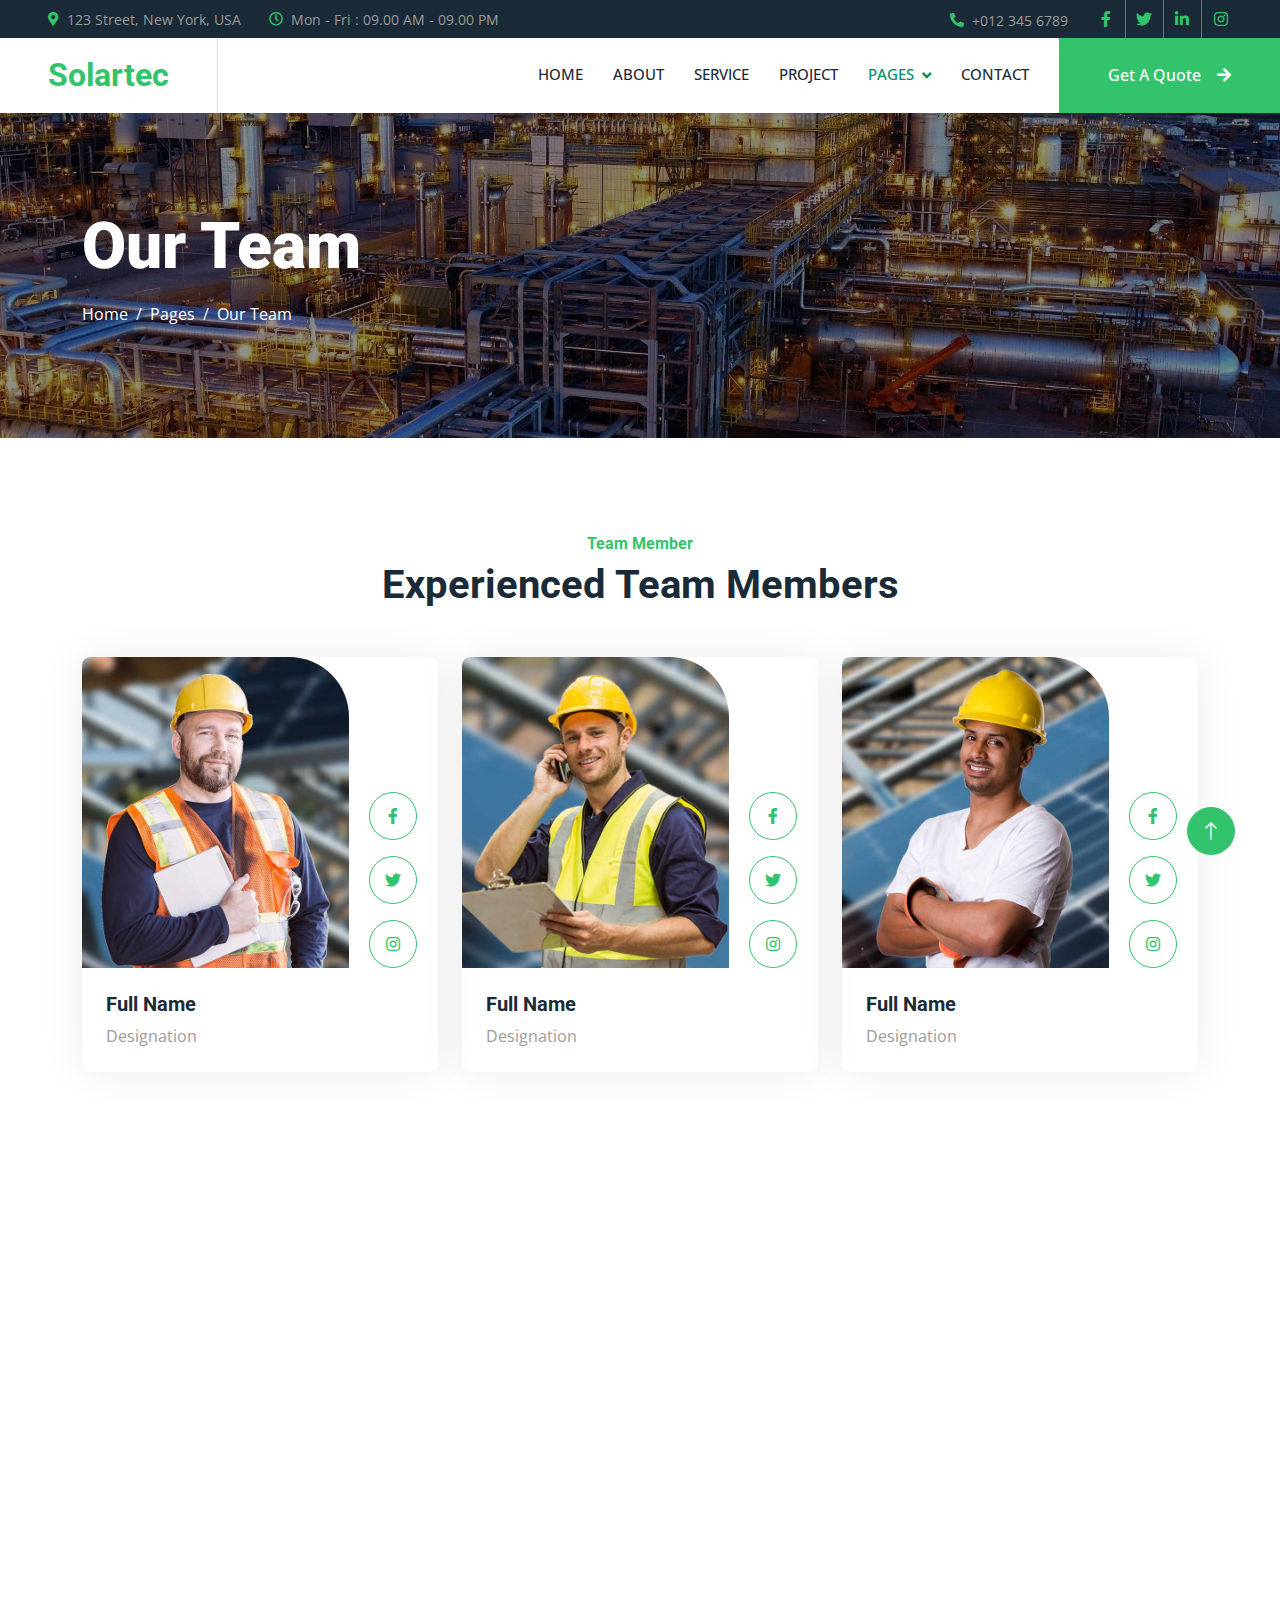
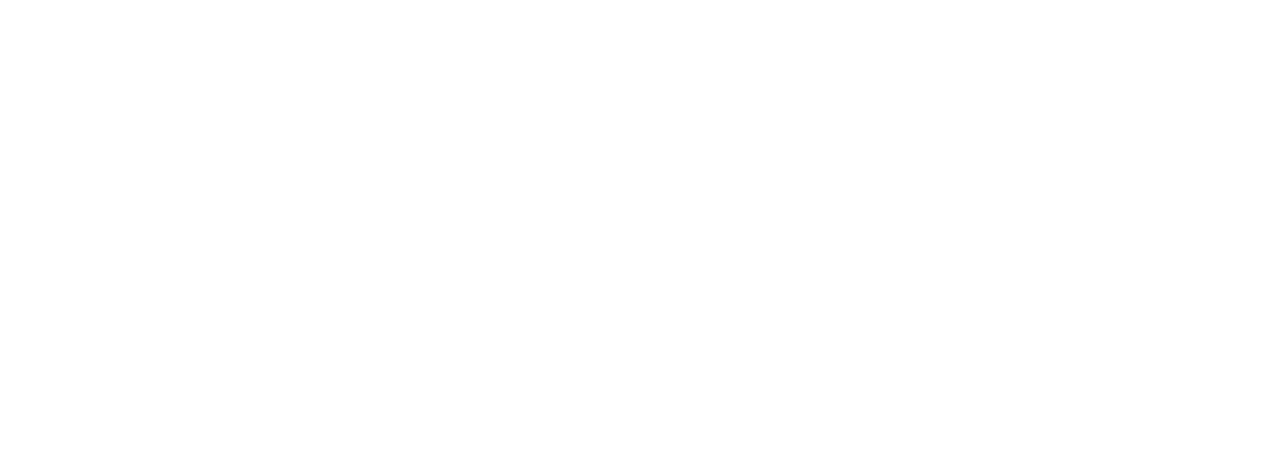
<file: team.html>
<!DOCTYPE html>
<html lang="en">

<head>
    <meta charset="utf-8">
    <title>Solartec - Renewable Energy Website Template</title>
    <meta content="width=device-width, initial-scale=1.0" name="viewport">
    <meta content="" name="keywords">
    <meta content="" name="description">

    <!-- Favicon -->
    <link href="img/favicon.ico" rel="icon">

    <!-- Google Web Fonts -->
    <link rel="preconnect" href="https://fonts.googleapis.com">
    <link rel="preconnect" href="https://fonts.gstatic.com" crossorigin>
    <link href="https://fonts.googleapis.com/css2?family=Open+Sans:wght@400;500&family=Roboto:wght@500;700;900&display=swap" rel="stylesheet"> 

    <!-- Icon Font Stylesheet -->
    <link href="https://cdnjs.cloudflare.com/ajax/libs/font-awesome/5.10.0/css/all.min.css" rel="stylesheet">
    <link href="https://cdn.jsdelivr.net/npm/bootstrap-icons@1.4.1/font/bootstrap-icons.css" rel="stylesheet">

    <!-- Libraries Stylesheet -->
    <link href="lib/animate/animate.min.css" rel="stylesheet">
    <link href="lib/owlcarousel/assets/owl.carousel.min.css" rel="stylesheet">
    <link href="lib/lightbox/css/lightbox.min.css" rel="stylesheet">

    <!-- Customized Bootstrap Stylesheet -->
    <link href="css/bootstrap.min.css" rel="stylesheet">

    <!-- Template Stylesheet -->
    <link href="css/style.css" rel="stylesheet">
</head>

<body>
    <!-- Spinner Start -->
    <div id="spinner" class="show bg-white position-fixed translate-middle w-100 vh-100 top-50 start-50 d-flex align-items-center justify-content-center">
        <div class="spinner-border text-primary" style="width: 3rem; height: 3rem;" role="status">
            <span class="sr-only">Loading...</span>
        </div>
    </div>
    <!-- Spinner End -->


    <!-- Topbar Start -->
    <div class="container-fluid bg-dark p-0">
        <div class="row gx-0 d-none d-lg-flex">
            <div class="col-lg-7 px-5 text-start">
                <div class="h-100 d-inline-flex align-items-center me-4">
                    <small class="fa fa-map-marker-alt text-primary me-2"></small>
                    <small>123 Street, New York, USA</small>
                </div>
                <div class="h-100 d-inline-flex align-items-center">
                    <small class="far fa-clock text-primary me-2"></small>
                    <small>Mon - Fri : 09.00 AM - 09.00 PM</small>
                </div>
            </div>
            <div class="col-lg-5 px-5 text-end">
                <div class="h-100 d-inline-flex align-items-center me-4">
                    <small class="fa fa-phone-alt text-primary me-2"></small>
                    <small>+012 345 6789</small>
                </div>
                <div class="h-100 d-inline-flex align-items-center mx-n2">
                    <a class="btn btn-square btn-link rounded-0 border-0 border-end border-secondary" href=""><i class="fab fa-facebook-f"></i></a>
                    <a class="btn btn-square btn-link rounded-0 border-0 border-end border-secondary" href=""><i class="fab fa-twitter"></i></a>
                    <a class="btn btn-square btn-link rounded-0 border-0 border-end border-secondary" href=""><i class="fab fa-linkedin-in"></i></a>
                    <a class="btn btn-square btn-link rounded-0" href=""><i class="fab fa-instagram"></i></a>
                </div>
            </div>
        </div>
    </div>
    <!-- Topbar End -->


    <!-- Navbar Start -->
    <nav class="navbar navbar-expand-lg bg-white navbar-light sticky-top p-0">
        <a href="index.html" class="navbar-brand d-flex align-items-center border-end px-4 px-lg-5">
            <h2 class="m-0 text-primary">Solartec</h2>
        </a>
        <button type="button" class="navbar-toggler me-4" data-bs-toggle="collapse" data-bs-target="#navbarCollapse">
            <span class="navbar-toggler-icon"></span>
        </button>
        <div class="collapse navbar-collapse" id="navbarCollapse">
            <div class="navbar-nav ms-auto p-4 p-lg-0">
                <a href="index.html" class="nav-item nav-link">Home</a>
                <a href="about.html" class="nav-item nav-link">About</a>
                <a href="service.html" class="nav-item nav-link">Service</a>
                <a href="project.html" class="nav-item nav-link">Project</a>
                <div class="nav-item dropdown">
                    <a href="#" class="nav-link dropdown-toggle active" data-bs-toggle="dropdown">Pages</a>
                    <div class="dropdown-menu bg-light m-0">
                        <a href="feature.html" class="dropdown-item">Feature</a>
                        <a href="quote.html" class="dropdown-item">Free Quote</a>
                        <a href="team.html" class="dropdown-item active">Our Team</a>
                        <a href="testimonial.html" class="dropdown-item">Testimonial</a>
                        <a href="404.html" class="dropdown-item">404 Page</a>
                    </div>
                </div>
                <a href="contact.html" class="nav-item nav-link">Contact</a>
            </div>
            <a href="" class="btn btn-primary rounded-0 py-4 px-lg-5 d-none d-lg-block">Get A Quote<i class="fa fa-arrow-right ms-3"></i></a>
        </div>
    </nav>
    <!-- Navbar End -->


    <!-- Page Header Start -->
    <div class="container-fluid page-header py-5 mb-5">
        <div class="container py-5">
            <h1 class="display-3 text-white mb-3 animated slideInDown">Our Team</h1>
            <nav aria-label="breadcrumb animated slideInDown">
                <ol class="breadcrumb">
                    <li class="breadcrumb-item"><a class="text-white" href="#">Home</a></li>
                    <li class="breadcrumb-item"><a class="text-white" href="#">Pages</a></li>
                    <li class="breadcrumb-item text-white active" aria-current="page">Our Team</li>
                </ol>
            </nav>
        </div>
    </div>
    <!-- Page Header End -->


    <!-- Team Start -->
    <div class="container-xxl py-5">
        <div class="container">
            <div class="text-center mx-auto mb-5 wow fadeInUp" data-wow-delay="0.1s" style="max-width: 600px;">
                <h6 class="text-primary">Team Member</h6>
                <h1 class="mb-4">Experienced Team Members</h1>
            </div>
            <div class="row g-4">
                <div class="col-lg-4 col-md-6 wow fadeInUp" data-wow-delay="0.1s">
                    <div class="team-item rounded overflow-hidden">
                        <div class="d-flex">
                            <img class="img-fluid w-75" src="img/team-1.jpg" alt="">
                            <div class="team-social w-25">
                                <a class="btn btn-lg-square btn-outline-primary rounded-circle mt-3" href=""><i class="fab fa-facebook-f"></i></a>
                                <a class="btn btn-lg-square btn-outline-primary rounded-circle mt-3" href=""><i class="fab fa-twitter"></i></a>
                                <a class="btn btn-lg-square btn-outline-primary rounded-circle mt-3" href=""><i class="fab fa-instagram"></i></a>
                            </div>
                        </div>
                        <div class="p-4">
                            <h5>Full Name</h5>
                            <span>Designation</span>
                        </div>
                    </div>
                </div>
                <div class="col-lg-4 col-md-6 wow fadeInUp" data-wow-delay="0.3s">
                    <div class="team-item rounded overflow-hidden">
                        <div class="d-flex">
                            <img class="img-fluid w-75" src="img/team-2.jpg" alt="">
                            <div class="team-social w-25">
                                <a class="btn btn-lg-square btn-outline-primary rounded-circle mt-3" href=""><i class="fab fa-facebook-f"></i></a>
                                <a class="btn btn-lg-square btn-outline-primary rounded-circle mt-3" href=""><i class="fab fa-twitter"></i></a>
                                <a class="btn btn-lg-square btn-outline-primary rounded-circle mt-3" href=""><i class="fab fa-instagram"></i></a>
                            </div>
                        </div>
                        <div class="p-4">
                            <h5>Full Name</h5>
                            <span>Designation</span>
                        </div>
                    </div>
                </div>
                <div class="col-lg-4 col-md-6 wow fadeInUp" data-wow-delay="0.5s">
                    <div class="team-item rounded overflow-hidden">
                        <div class="d-flex">
                            <img class="img-fluid w-75" src="img/team-3.jpg" alt="">
                            <div class="team-social w-25">
                                <a class="btn btn-lg-square btn-outline-primary rounded-circle mt-3" href=""><i class="fab fa-facebook-f"></i></a>
                                <a class="btn btn-lg-square btn-outline-primary rounded-circle mt-3" href=""><i class="fab fa-twitter"></i></a>
                                <a class="btn btn-lg-square btn-outline-primary rounded-circle mt-3" href=""><i class="fab fa-instagram"></i></a>
                            </div>
                        </div>
                        <div class="p-4">
                            <h5>Full Name</h5>
                            <span>Designation</span>
                        </div>
                    </div>
                </div>
                <div class="col-lg-4 col-md-6 wow fadeInUp" data-wow-delay="0.1s">
                    <div class="team-item rounded overflow-hidden">
                        <div class="d-flex">
                            <img class="img-fluid w-75" src="img/team-2.jpg" alt="">
                            <div class="team-social w-25">
                                <a class="btn btn-lg-square btn-outline-primary rounded-circle mt-3" href=""><i class="fab fa-facebook-f"></i></a>
                                <a class="btn btn-lg-square btn-outline-primary rounded-circle mt-3" href=""><i class="fab fa-twitter"></i></a>
                                <a class="btn btn-lg-square btn-outline-primary rounded-circle mt-3" href=""><i class="fab fa-instagram"></i></a>
                            </div>
                        </div>
                        <div class="p-4">
                            <h5>Full Name</h5>
                            <span>Designation</span>
                        </div>
                    </div>
                </div>
                <div class="col-lg-4 col-md-6 wow fadeInUp" data-wow-delay="0.3s">
                    <div class="team-item rounded overflow-hidden">
                        <div class="d-flex">
                            <img class="img-fluid w-75" src="img/team-3.jpg" alt="">
                            <div class="team-social w-25">
                                <a class="btn btn-lg-square btn-outline-primary rounded-circle mt-3" href=""><i class="fab fa-facebook-f"></i></a>
                                <a class="btn btn-lg-square btn-outline-primary rounded-circle mt-3" href=""><i class="fab fa-twitter"></i></a>
                                <a class="btn btn-lg-square btn-outline-primary rounded-circle mt-3" href=""><i class="fab fa-instagram"></i></a>
                            </div>
                        </div>
                        <div class="p-4">
                            <h5>Full Name</h5>
                            <span>Designation</span>
                        </div>
                    </div>
                </div>
                <div class="col-lg-4 col-md-6 wow fadeInUp" data-wow-delay="0.5s">
                    <div class="team-item rounded overflow-hidden">
                        <div class="d-flex">
                            <img class="img-fluid w-75" src="img/team-1.jpg" alt="">
                            <div class="team-social w-25">
                                <a class="btn btn-lg-square btn-outline-primary rounded-circle mt-3" href=""><i class="fab fa-facebook-f"></i></a>
                                <a class="btn btn-lg-square btn-outline-primary rounded-circle mt-3" href=""><i class="fab fa-twitter"></i></a>
                                <a class="btn btn-lg-square btn-outline-primary rounded-circle mt-3" href=""><i class="fab fa-instagram"></i></a>
                            </div>
                        </div>
                        <div class="p-4">
                            <h5>Full Name</h5>
                            <span>Designation</span>
                        </div>
                    </div>
                </div>
            </div>
        </div>
    </div>
    <!-- Team End -->
        

    <!-- Footer Start -->
    <div class="container-fluid bg-dark text-body footer mt-5 pt-5 wow fadeIn" data-wow-delay="0.1s">
        <div class="container py-5">
            <div class="row g-5">
                <div class="col-lg-3 col-md-6">
                    <h5 class="text-white mb-4">Address</h5>
                    <p class="mb-2"><i class="fa fa-map-marker-alt me-3"></i>123 Street, New York, USA</p>
                    <p class="mb-2"><i class="fa fa-phone-alt me-3"></i>+012 345 67890</p>
                    <p class="mb-2"><i class="fa fa-envelope me-3"></i>info@example.com</p>
                    <div class="d-flex pt-2">
                        <a class="btn btn-square btn-outline-light btn-social" href=""><i class="fab fa-twitter"></i></a>
                        <a class="btn btn-square btn-outline-light btn-social" href=""><i class="fab fa-facebook-f"></i></a>
                        <a class="btn btn-square btn-outline-light btn-social" href=""><i class="fab fa-youtube"></i></a>
                        <a class="btn btn-square btn-outline-light btn-social" href=""><i class="fab fa-linkedin-in"></i></a>
                    </div>
                </div>
                <div class="col-lg-3 col-md-6">
                    <h5 class="text-white mb-4">Quick Links</h5>
                    <a class="btn btn-link" href="">About Us</a>
                    <a class="btn btn-link" href="">Contact Us</a>
                    <a class="btn btn-link" href="">Our Services</a>
                    <a class="btn btn-link" href="">Terms & Condition</a>
                    <a class="btn btn-link" href="">Support</a>
                </div>
                <div class="col-lg-3 col-md-6">
                    <h5 class="text-white mb-4">Project Gallery</h5>
                    <div class="row g-2">
                        <div class="col-4">
                            <img class="img-fluid rounded" src="img/gallery-1.jpg" alt="">
                        </div>
                        <div class="col-4">
                            <img class="img-fluid rounded" src="img/gallery-2.jpg" alt="">
                        </div>
                        <div class="col-4">
                            <img class="img-fluid rounded" src="img/gallery-3.jpg" alt="">
                        </div>
                        <div class="col-4">
                            <img class="img-fluid rounded" src="img/gallery-4.jpg" alt="">
                        </div>
                        <div class="col-4">
                            <img class="img-fluid rounded" src="img/gallery-5.jpg" alt="">
                        </div>
                        <div class="col-4">
                            <img class="img-fluid rounded" src="img/gallery-6.jpg" alt="">
                        </div>
                    </div>
                </div>
                <div class="col-lg-3 col-md-6">
                    <h5 class="text-white mb-4">Newsletter</h5>
                    <p>Dolor amet sit justo amet elitr clita ipsum elitr est.</p>
                    <div class="position-relative mx-auto" style="max-width: 400px;">
                        <input class="form-control border-0 w-100 py-3 ps-4 pe-5" type="text" placeholder="Your email">
                        <button type="button" class="btn btn-primary py-2 position-absolute top-0 end-0 mt-2 me-2">SignUp</button>
                    </div>
                </div>
            </div>
        </div>
        <div class="container">
            <div class="copyright">
                <div class="row">
                    <div class="col-md-6 text-center text-md-start mb-3 mb-md-0">
                        &copy; <a href="#">Your Site Name</a>, All Right Reserved.
                    </div>
                    <div class="col-md-6 text-center text-md-end">
                        <!--/*** This template is free as long as you keep the footer author’s credit link/attribution link/backlink. If you'd like to use the template without the footer author’s credit link/attribution link/backlink, you can purchase the Credit Removal License from "https://htmlcodex.com/credit-removal". Thank you for your support. ***/-->
                        Designed By <a href="https://htmlcodex.com">HTML Codex</a>
                        <br>Distributed By <a href="https://themewagon.com" target="_blank">ThemeWagon</a>
                    </div>
                </div>
            </div>
        </div>
    </div>
    <!-- Footer End -->


    <!-- Back to Top -->
    <a href="#" class="btn btn-lg btn-primary btn-lg-square rounded-circle back-to-top"><i class="bi bi-arrow-up"></i></a>


    <!-- JavaScript Libraries -->
    <script src="https://code.jquery.com/jquery-3.4.1.min.js"></script>
    <script src="https://cdn.jsdelivr.net/npm/bootstrap@5.0.0/dist/js/bootstrap.bundle.min.js"></script>
    <script src="lib/wow/wow.min.js"></script>
    <script src="lib/easing/easing.min.js"></script>
    <script src="lib/waypoints/waypoints.min.js"></script>
    <script src="lib/counterup/counterup.min.js"></script>
    <script src="lib/owlcarousel/owl.carousel.min.js"></script>
    <script src="lib/isotope/isotope.pkgd.min.js"></script>
    <script src="lib/lightbox/js/lightbox.min.js"></script>

    <!-- Template Javascript -->
    <script src="js/main.js"></script>
</body>

</html>
</file>
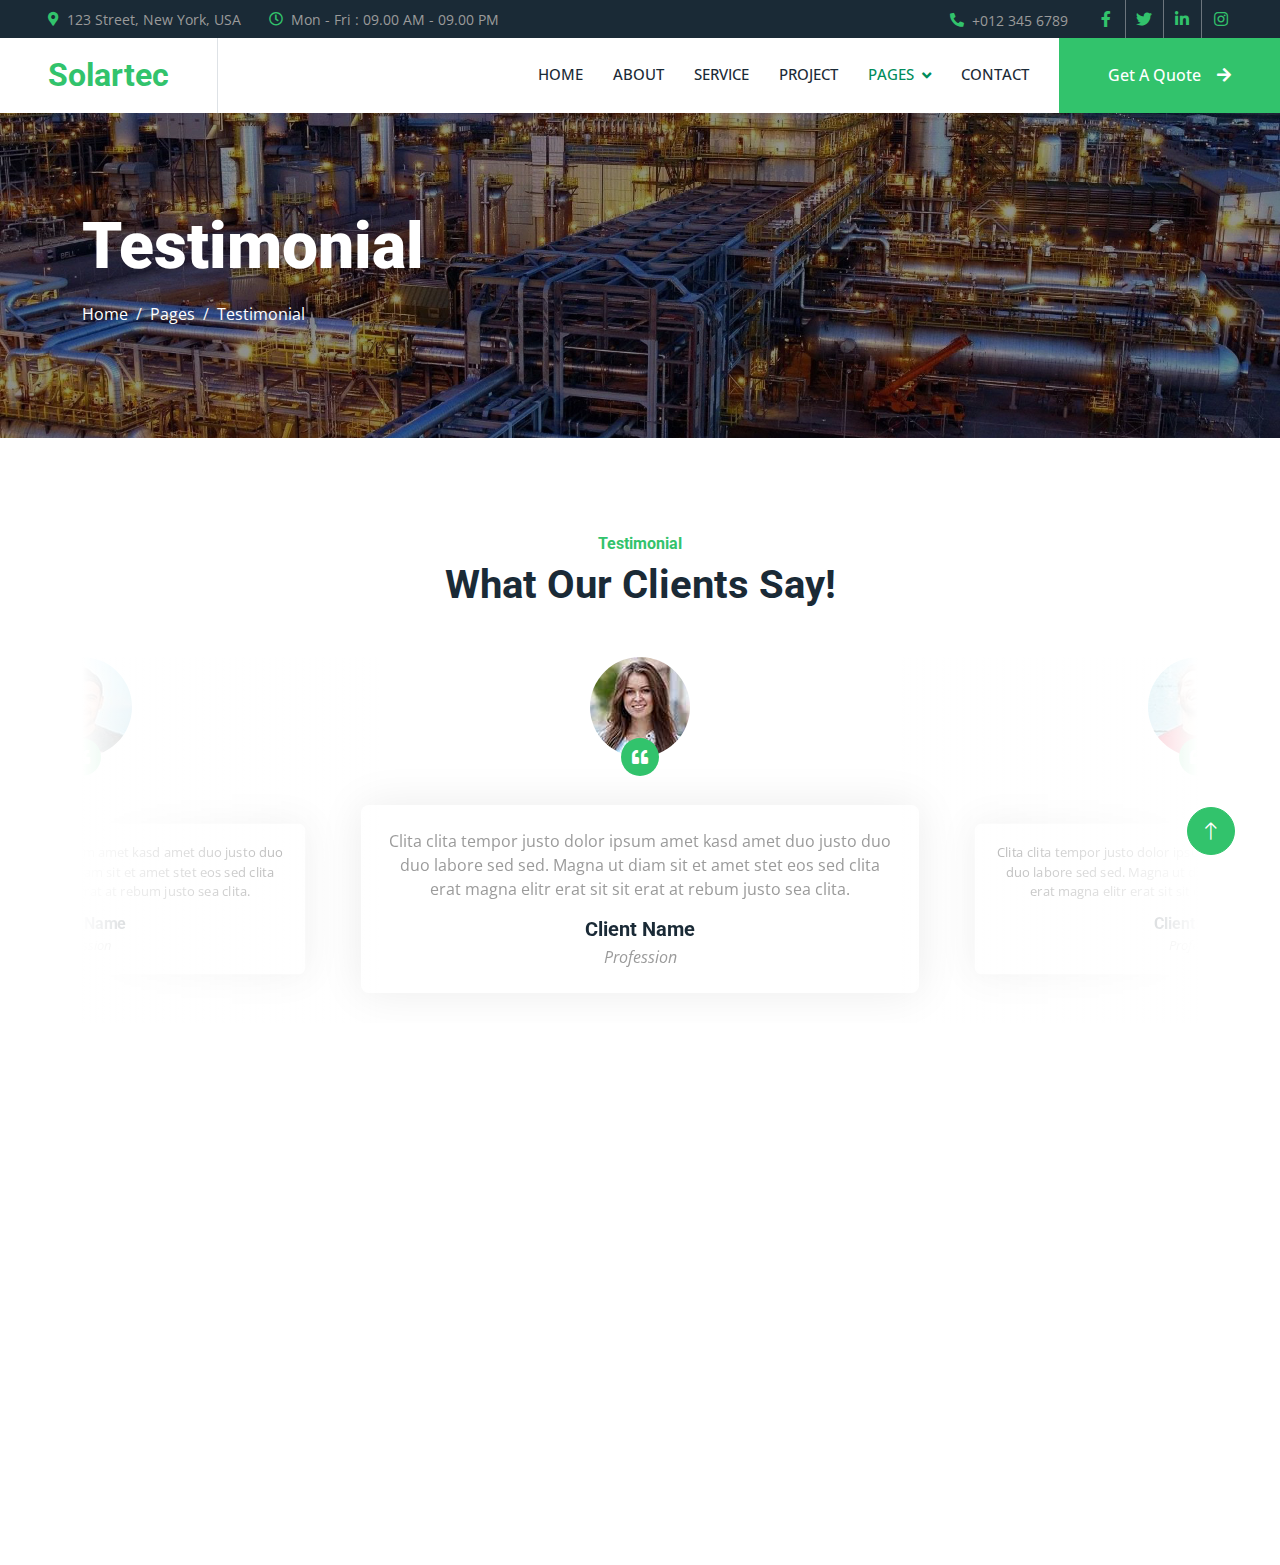
<file: testimonial.html>
<!DOCTYPE html>
<html lang="en">

<head>
    <meta charset="utf-8">
    <title>Solartec - Renewable Energy Website Template</title>
    <meta content="width=device-width, initial-scale=1.0" name="viewport">
    <meta content="" name="keywords">
    <meta content="" name="description">

    <!-- Favicon -->
    <link href="img/favicon.ico" rel="icon">

    <!-- Google Web Fonts -->
    <link rel="preconnect" href="https://fonts.googleapis.com">
    <link rel="preconnect" href="https://fonts.gstatic.com" crossorigin>
    <link href="https://fonts.googleapis.com/css2?family=Open+Sans:wght@400;500&family=Roboto:wght@500;700;900&display=swap" rel="stylesheet"> 

    <!-- Icon Font Stylesheet -->
    <link href="https://cdnjs.cloudflare.com/ajax/libs/font-awesome/5.10.0/css/all.min.css" rel="stylesheet">
    <link href="https://cdn.jsdelivr.net/npm/bootstrap-icons@1.4.1/font/bootstrap-icons.css" rel="stylesheet">

    <!-- Libraries Stylesheet -->
    <link href="lib/animate/animate.min.css" rel="stylesheet">
    <link href="lib/owlcarousel/assets/owl.carousel.min.css" rel="stylesheet">
    <link href="lib/lightbox/css/lightbox.min.css" rel="stylesheet">

    <!-- Customized Bootstrap Stylesheet -->
    <link href="css/bootstrap.min.css" rel="stylesheet">

    <!-- Template Stylesheet -->
    <link href="css/style.css" rel="stylesheet">
</head>

<body>
    <!-- Spinner Start -->
    <div id="spinner" class="show bg-white position-fixed translate-middle w-100 vh-100 top-50 start-50 d-flex align-items-center justify-content-center">
        <div class="spinner-border text-primary" style="width: 3rem; height: 3rem;" role="status">
            <span class="sr-only">Loading...</span>
        </div>
    </div>
    <!-- Spinner End -->


    <!-- Topbar Start -->
    <div class="container-fluid bg-dark p-0">
        <div class="row gx-0 d-none d-lg-flex">
            <div class="col-lg-7 px-5 text-start">
                <div class="h-100 d-inline-flex align-items-center me-4">
                    <small class="fa fa-map-marker-alt text-primary me-2"></small>
                    <small>123 Street, New York, USA</small>
                </div>
                <div class="h-100 d-inline-flex align-items-center">
                    <small class="far fa-clock text-primary me-2"></small>
                    <small>Mon - Fri : 09.00 AM - 09.00 PM</small>
                </div>
            </div>
            <div class="col-lg-5 px-5 text-end">
                <div class="h-100 d-inline-flex align-items-center me-4">
                    <small class="fa fa-phone-alt text-primary me-2"></small>
                    <small>+012 345 6789</small>
                </div>
                <div class="h-100 d-inline-flex align-items-center mx-n2">
                    <a class="btn btn-square btn-link rounded-0 border-0 border-end border-secondary" href=""><i class="fab fa-facebook-f"></i></a>
                    <a class="btn btn-square btn-link rounded-0 border-0 border-end border-secondary" href=""><i class="fab fa-twitter"></i></a>
                    <a class="btn btn-square btn-link rounded-0 border-0 border-end border-secondary" href=""><i class="fab fa-linkedin-in"></i></a>
                    <a class="btn btn-square btn-link rounded-0" href=""><i class="fab fa-instagram"></i></a>
                </div>
            </div>
        </div>
    </div>
    <!-- Topbar End -->


    <!-- Navbar Start -->
    <nav class="navbar navbar-expand-lg bg-white navbar-light sticky-top p-0">
        <a href="index.html" class="navbar-brand d-flex align-items-center border-end px-4 px-lg-5">
            <h2 class="m-0 text-primary">Solartec</h2>
        </a>
        <button type="button" class="navbar-toggler me-4" data-bs-toggle="collapse" data-bs-target="#navbarCollapse">
            <span class="navbar-toggler-icon"></span>
        </button>
        <div class="collapse navbar-collapse" id="navbarCollapse">
            <div class="navbar-nav ms-auto p-4 p-lg-0">
                <a href="index.html" class="nav-item nav-link">Home</a>
                <a href="about.html" class="nav-item nav-link">About</a>
                <a href="service.html" class="nav-item nav-link">Service</a>
                <a href="project.html" class="nav-item nav-link">Project</a>
                <div class="nav-item dropdown">
                    <a href="#" class="nav-link dropdown-toggle active" data-bs-toggle="dropdown">Pages</a>
                    <div class="dropdown-menu bg-light m-0">
                        <a href="feature.html" class="dropdown-item">Feature</a>
                        <a href="quote.html" class="dropdown-item">Free Quote</a>
                        <a href="team.html" class="dropdown-item">Our Team</a>
                        <a href="testimonial.html" class="dropdown-item active">Testimonial</a>
                        <a href="404.html" class="dropdown-item">404 Page</a>
                    </div>
                </div>
                <a href="contact.html" class="nav-item nav-link">Contact</a>
            </div>
            <a href="" class="btn btn-primary rounded-0 py-4 px-lg-5 d-none d-lg-block">Get A Quote<i class="fa fa-arrow-right ms-3"></i></a>
        </div>
    </nav>
    <!-- Navbar End -->


    <!-- Page Header Start -->
    <div class="container-fluid page-header py-5 mb-5">
        <div class="container py-5">
            <h1 class="display-3 text-white mb-3 animated slideInDown">Testimonial</h1>
            <nav aria-label="breadcrumb animated slideInDown">
                <ol class="breadcrumb">
                    <li class="breadcrumb-item"><a class="text-white" href="#">Home</a></li>
                    <li class="breadcrumb-item"><a class="text-white" href="#">Pages</a></li>
                    <li class="breadcrumb-item text-white active" aria-current="page">Testimonial</li>
                </ol>
            </nav>
        </div>
    </div>
    <!-- Page Header End -->


    <!-- Testimonial Start -->
    <div class="container-xxl py-5">
        <div class="container">
            <div class="text-center mx-auto mb-5 wow fadeInUp" data-wow-delay="0.1s" style="max-width: 600px;">
                <h6 class="text-primary">Testimonial</h6>
                <h1 class="mb-4">What Our Clients Say!</h1>
            </div>
            <div class="owl-carousel testimonial-carousel wow fadeInUp" data-wow-delay="0.1s">
                <div class="testimonial-item text-center">
                    <div class="testimonial-img position-relative">
                        <img class="img-fluid rounded-circle mx-auto mb-5" src="img/testimonial-1.jpg">
                        <div class="btn-square bg-primary rounded-circle">
                            <i class="fa fa-quote-left text-white"></i>
                        </div>
                    </div>
                    <div class="testimonial-text text-center rounded p-4">
                        <p>Clita clita tempor justo dolor ipsum amet kasd amet duo justo duo duo labore sed sed. Magna ut diam sit et amet stet eos sed clita erat magna elitr erat sit sit erat at rebum justo sea clita.</p>
                        <h5 class="mb-1">Client Name</h5>
                        <span class="fst-italic">Profession</span>
                    </div>
                </div>
                <div class="testimonial-item text-center">
                    <div class="testimonial-img position-relative">
                        <img class="img-fluid rounded-circle mx-auto mb-5" src="img/testimonial-2.jpg">
                        <div class="btn-square bg-primary rounded-circle">
                            <i class="fa fa-quote-left text-white"></i>
                        </div>
                    </div>
                    <div class="testimonial-text text-center rounded p-4">
                        <p>Clita clita tempor justo dolor ipsum amet kasd amet duo justo duo duo labore sed sed. Magna ut diam sit et amet stet eos sed clita erat magna elitr erat sit sit erat at rebum justo sea clita.</p>
                        <h5 class="mb-1">Client Name</h5>
                        <span class="fst-italic">Profession</span>
                    </div>
                </div>
                <div class="testimonial-item text-center">
                    <div class="testimonial-img position-relative">
                        <img class="img-fluid rounded-circle mx-auto mb-5" src="img/testimonial-3.jpg">
                        <div class="btn-square bg-primary rounded-circle">
                            <i class="fa fa-quote-left text-white"></i>
                        </div>
                    </div>
                    <div class="testimonial-text text-center rounded p-4">
                        <p>Clita clita tempor justo dolor ipsum amet kasd amet duo justo duo duo labore sed sed. Magna ut diam sit et amet stet eos sed clita erat magna elitr erat sit sit erat at rebum justo sea clita.</p>
                        <h5 class="mb-1">Client Name</h5>
                        <span class="fst-italic">Profession</span>
                    </div>
                </div>
            </div>
        </div>
    </div>
    <!-- Testimonial End -->
        

    <!-- Footer Start -->
    <div class="container-fluid bg-dark text-body footer mt-5 pt-5 wow fadeIn" data-wow-delay="0.1s">
        <div class="container py-5">
            <div class="row g-5">
                <div class="col-lg-3 col-md-6">
                    <h5 class="text-white mb-4">Address</h5>
                    <p class="mb-2"><i class="fa fa-map-marker-alt me-3"></i>123 Street, New York, USA</p>
                    <p class="mb-2"><i class="fa fa-phone-alt me-3"></i>+012 345 67890</p>
                    <p class="mb-2"><i class="fa fa-envelope me-3"></i>info@example.com</p>
                    <div class="d-flex pt-2">
                        <a class="btn btn-square btn-outline-light btn-social" href=""><i class="fab fa-twitter"></i></a>
                        <a class="btn btn-square btn-outline-light btn-social" href=""><i class="fab fa-facebook-f"></i></a>
                        <a class="btn btn-square btn-outline-light btn-social" href=""><i class="fab fa-youtube"></i></a>
                        <a class="btn btn-square btn-outline-light btn-social" href=""><i class="fab fa-linkedin-in"></i></a>
                    </div>
                </div>
                <div class="col-lg-3 col-md-6">
                    <h5 class="text-white mb-4">Quick Links</h5>
                    <a class="btn btn-link" href="">About Us</a>
                    <a class="btn btn-link" href="">Contact Us</a>
                    <a class="btn btn-link" href="">Our Services</a>
                    <a class="btn btn-link" href="">Terms & Condition</a>
                    <a class="btn btn-link" href="">Support</a>
                </div>
                <div class="col-lg-3 col-md-6">
                    <h5 class="text-white mb-4">Project Gallery</h5>
                    <div class="row g-2">
                        <div class="col-4">
                            <img class="img-fluid rounded" src="img/gallery-1.jpg" alt="">
                        </div>
                        <div class="col-4">
                            <img class="img-fluid rounded" src="img/gallery-2.jpg" alt="">
                        </div>
                        <div class="col-4">
                            <img class="img-fluid rounded" src="img/gallery-3.jpg" alt="">
                        </div>
                        <div class="col-4">
                            <img class="img-fluid rounded" src="img/gallery-4.jpg" alt="">
                        </div>
                        <div class="col-4">
                            <img class="img-fluid rounded" src="img/gallery-5.jpg" alt="">
                        </div>
                        <div class="col-4">
                            <img class="img-fluid rounded" src="img/gallery-6.jpg" alt="">
                        </div>
                    </div>
                </div>
                <div class="col-lg-3 col-md-6">
                    <h5 class="text-white mb-4">Newsletter</h5>
                    <p>Dolor amet sit justo amet elitr clita ipsum elitr est.</p>
                    <div class="position-relative mx-auto" style="max-width: 400px;">
                        <input class="form-control border-0 w-100 py-3 ps-4 pe-5" type="text" placeholder="Your email">
                        <button type="button" class="btn btn-primary py-2 position-absolute top-0 end-0 mt-2 me-2">SignUp</button>
                    </div>
                </div>
            </div>
        </div>
        <div class="container">
            <div class="copyright">
                <div class="row">
                    <div class="col-md-6 text-center text-md-start mb-3 mb-md-0">
                        &copy; <a href="#">Your Site Name</a>, All Right Reserved.
                    </div>
                    <div class="col-md-6 text-center text-md-end">
                        <!--/*** This template is free as long as you keep the footer author’s credit link/attribution link/backlink. If you'd like to use the template without the footer author’s credit link/attribution link/backlink, you can purchase the Credit Removal License from "https://htmlcodex.com/credit-removal". Thank you for your support. ***/-->
                        Designed By <a href="https://htmlcodex.com">HTML Codex</a>
                        <br>Distributed By <a href="https://themewagon.com" target="_blank">ThemeWagon</a>
                    </div>
                </div>
            </div>
        </div>
    </div>
    <!-- Footer End -->


    <!-- Back to Top -->
    <a href="#" class="btn btn-lg btn-primary btn-lg-square rounded-circle back-to-top"><i class="bi bi-arrow-up"></i></a>


    <!-- JavaScript Libraries -->
    <script src="https://code.jquery.com/jquery-3.4.1.min.js"></script>
    <script src="https://cdn.jsdelivr.net/npm/bootstrap@5.0.0/dist/js/bootstrap.bundle.min.js"></script>
    <script src="lib/wow/wow.min.js"></script>
    <script src="lib/easing/easing.min.js"></script>
    <script src="lib/waypoints/waypoints.min.js"></script>
    <script src="lib/counterup/counterup.min.js"></script>
    <script src="lib/owlcarousel/owl.carousel.min.js"></script>
    <script src="lib/isotope/isotope.pkgd.min.js"></script>
    <script src="lib/lightbox/js/lightbox.min.js"></script>

    <!-- Template Javascript -->
    <script src="js/main.js"></script>
</body>

</html>
</file>
<file: css/style.css>
/********** Template CSS **********/
:root {
    --primary: #008c5b;
    --light: #F6F7F8;
    --dark: #1A2A36;
}

.fw-medium {
    font-weight: 500 !important;
}

.fw-bold {
    font-weight: 700 !important;
}

.fw-black {
    font-weight: 900 !important;
}

.back-to-top {
    position: fixed;
    display: none;
    right: 45px;
    bottom: 45px;
    z-index: 99;
}


/*** Spinner ***/
#spinner {
    opacity: 0;
    visibility: hidden;
    transition: opacity .5s ease-out, visibility 0s linear .5s;
    z-index: 99999;
}

#spinner.show {
    transition: opacity .5s ease-out, visibility 0s linear 0s;
    visibility: visible;
    opacity: 1;
}


/*** Button ***/
.btn {
    font-weight: 500;
    transition: .5s;
}

.btn.btn-primary,
.btn.btn-outline-primary:hover {
    color: #FFFFFF;
}

.btn-square {
    width: 38px;
    height: 38px;
}

.btn-sm-square {
    width: 32px;
    height: 32px;
}

.btn-lg-square {
    width: 48px;
    height: 48px;
}

.block-qr{
    background-color: #51cc82;
}

.block-qr h1{
    color: #fff;
    text-shadow: 35px rgb(0,0,0,0.5);
}

.btn-square,
.btn-sm-square,
.btn-lg-square {
    padding: 0;
    display: flex;
    align-items: center;
    justify-content: center;
    font-weight: normal;
}

/*** Navbar ***/
.navbar.sticky-top {
    top: -100px;
    transition: .5s;
}

.navbar .navbar-brand,
.navbar a.btn {
    height: 75px;
}

.navbar .navbar-nav .nav-link {
    margin-right: 30px;
    padding: 25px 0;
    color: var(--dark);
    font-size: 15px;
    font-weight: 500;
    text-transform: uppercase;
    outline: none;
}

.navbar .navbar-nav .nav-link:hover,
.navbar .navbar-nav .nav-link.active {
    color: var(--primary);
}

.qrcode img{
    width: 50vh;
}

.navbar .dropdown-toggle::after {
    border: none;
    content: "\f107";
    font-family: "Font Awesome 5 Free";
    font-weight: 900;
    vertical-align: middle;
    margin-left: 8px;
}

@media (max-width: 991.98px) {
    .navbar .navbar-nav .nav-link  {
        margin-right: 0;
        padding: 10px 0;
    }

    .navbar .navbar-nav {
        border-top: 1px solid #EEEEEE;
    }
}

@media (min-width: 992px) {
    .navbar .nav-item .dropdown-menu {
        display: block;
        border: none;
        margin-top: 0;
        top: 150%;
        opacity: 0;
        visibility: hidden;
        transition: .5s;
    }

    .navbar .nav-item:hover .dropdown-menu {
        top: 100%;
        visibility: visible;
        transition: .5s;
        opacity: 1;
    }
}


/*** Header ***/
.owl-carousel-inner {
    position: absolute;
    width: 100%;
    height: 100%;
    top: 0;
    left: 0;
    display: flex;
    align-items: center;
    background: rgba(0, 0, 0, .1);
}

@media (max-width: 768px) {
    .header-carousel .owl-carousel-item {
        position: relative;
        min-height: 500px;
    }

    .header-carousel .owl-carousel-item img {
        position: absolute;
        width: 100%;
        height: 100%;
        object-fit: cover;
    }

    .header-carousel .owl-carousel-item p {
        font-size: 16px !important;
    }
}

.header-carousel .owl-dots {
    position: absolute;
    width: 60px;
    height: 100%;
    top: 0;
    right: 30px;
    display: flex;
    flex-direction: column;
    align-items: center;
    justify-content: center;
}

.header-carousel .owl-dots .owl-dot {
    position: relative;
    width: 45px;
    height: 45px;
    margin: 5px 0;
    background: #FFFFFF;
    box-shadow: 0 0 30px rgba(255, 255, 255, .9);
    border-radius: 45px;
    transition: .5s;
}

.header-carousel .owl-dots .owl-dot.active {
    width: 60px;
    height: 60px;
}

.header-carousel .owl-dots .owl-dot img {
    position: absolute;
    width: 100%;
    height: 100%;
    object-fit: cover;
    padding: 2px;
    border-radius: 45px;
    transition: .5s;
}

.page-header {
    background: linear-gradient(rgba(0, 0, 0, .1), rgba(0, 0, 0, .1)), url(../img/carousel-1.jpg) center center no-repeat;
    background-size: cover;
}

.breadcrumb-item + .breadcrumb-item::before {
    color: var(--light);
}


/*** About ***/
@media (min-width: 992px) {
    .container.about {
        max-width: 100% !important;
    }

    .about-text  {
        padding-right: calc(((100% - 960px) / 2) + .75rem);
    }
}

@media (min-width: 1200px) {
    .about-text  {
        padding-right: calc(((100% - 1140px) / 2) + .75rem);
    }
}

@media (min-width: 1400px) {
    .about-text  {
        padding-right: calc(((100% - 1320px) / 2) + .75rem);
    }
}


/*** Service ***/
.service-item {
    box-shadow: 0 0 45px rgba(0, 0, 0, .08);
}

.service-icon {
    position: relative;
    margin: -50px 0 25px 0;
    width: 100px;
    height: 100px;
    display: flex;
    align-items: center;
    justify-content: center;
    color: var(--primary);
    background: #FFFFFF;
    border-radius: 100px;
    box-shadow: 0 0 45px rgba(0, 0, 0, .08);
    transition: .5s;
}

.service-item:hover .service-icon {
    color: #FFFFFF;
    background: var(--primary);
}


/*** Feature ***/
@media (min-width: 992px) {
    .container.feature {
        max-width: 100% !important;
    }

    .feature-text  {
        padding-left: calc(((100% - 960px) / 2) + .75rem);
    }
}

@media (min-width: 1200px) {
    .feature-text  {
        padding-left: calc(((100% - 1140px) / 2) + .75rem);
    }
}

@media (min-width: 1400px) {
    .feature-text  {
        padding-left: calc(((100% - 1320px) / 2) + .75rem);
    }
}


/*** Project Portfolio ***/
#portfolio-flters li {
    display: inline-block;
    font-weight: 500;
    color: var(--dark);
    cursor: pointer;
    transition: .5s;
    border-bottom: 2px solid transparent;
}

#portfolio-flters li:hover,
#portfolio-flters li.active {
    color: var(--primary);
    border-color: var(--primary);
}

.portfolio-img {
    position: relative;
}

.portfolio-img::before,
.portfolio-img::after {
    position: absolute;
    content: "";
    width: 0;
    height: 100%;
    top: 0;
    background: var(--dark);
    transition: .5s;
}

.portfolio-img::before {
    left: 50%;
}

.portfolio-img::after {
    right: 50%;
}

.portfolio-item:hover .portfolio-img::before {
    width: 51%;
    left: 0;
}

.portfolio-item:hover .portfolio-img::after {
    width: 51%;
    right: 0;
}

.portfolio-btn {
    position: absolute;
    top: 0;
    left: 0;
    width: 100%;
    height: 100%;
    display: flex;
    align-items: center;
    justify-content: center;
    opacity: 0;
    z-index: 1;
    transition: .5s;
}

.portfolio-item:hover .portfolio-btn {
    opacity: 1;
    transition-delay: .3s;
}


/*** Quote ***/
@media (min-width: 992px) {
    .container.quote {
        max-width: 100% !important;
    }

    .quote-text  {
        padding-right: calc(((100% - 960px) / 2) + .75rem);
    }
}

@media (min-width: 1200px) {
    .quote-text  {
        padding-right: calc(((100% - 1140px) / 2) + .75rem);
    }
}

@media (min-width: 1400px) {
    .quote-text  {
        padding-right: calc(((100% - 1320px) / 2) + .75rem);
    }
}


/*** Team ***/
.team-item {
    box-shadow: 0 0 45px rgba(0, 0, 0, .08);
}

.team-item img {
    border-radius: 8px 60px 0 0;
}

.team-item .team-social {
    display: flex;
    flex-direction: column;
    align-items: center;
    justify-content: flex-end;
    background: #FFFFFF;
    transition: .5s;
}


/*** Testimonial ***/
.testimonial-carousel::before {
    position: absolute;
    content: "";
    top: 0;
    left: 0;
    height: 100%;
    width: 0;
    background: linear-gradient(to right, rgba(255, 255, 255, 1) 0%, rgba(255, 255, 255, 0) 100%);
    z-index: 1;
}

.testimonial-carousel::after {
    position: absolute;
    content: "";
    top: 0;
    right: 0;
    height: 100%;
    width: 0;
    background: linear-gradient(to left, rgba(255, 255, 255, 1) 0%, rgba(255, 255, 255, 0) 100%);
    z-index: 1;
}

@media (min-width: 768px) {
    .testimonial-carousel::before,
    .testimonial-carousel::after {
        width: 200px;
    }
}

@media (min-width: 992px) {
    .testimonial-carousel::before,
    .testimonial-carousel::after {
        width: 300px;
    }
}

.testimonial-carousel .owl-nav {
    position: absolute;
    width: 350px;
    top: 20px;
    left: 50%;
    transform: translateX(-50%);
    display: flex;
    justify-content: space-between;
    opacity: 0;
    transition: .5s;
    z-index: 1;
}

.testimonial-carousel:hover .owl-nav {
    width: 300px;
    opacity: 1;
}

.testimonial-carousel .owl-nav .owl-prev,
.testimonial-carousel .owl-nav .owl-next {
    position: relative;
    color: var(--primary);
    font-size: 45px;
    transition: .5s;
}

.testimonial-carousel .owl-nav .owl-prev:hover,
.testimonial-carousel .owl-nav .owl-next:hover {
    color: var(--dark);
}

.testimonial-carousel .testimonial-img img {
    width: 100px;
    height: 100px;
}

.testimonial-carousel .testimonial-img .btn-square {
    position: absolute;
    bottom: -19px;
    left: 50%;
    transform: translateX(-50%);
}

.testimonial-carousel .owl-item .testimonial-text {
    margin-bottom: 30px;
    box-shadow: 0 0 45px rgba(0, 0, 0, .08);
    transform: scale(.8);
    transition: .5s;
}

.testimonial-carousel .owl-item.center .testimonial-text {
    transform: scale(1);
}


/*** Contact ***/
@media (min-width: 992px) {
    .container.contact {
        max-width: 100% !important;
    }

    .contact-text  {
        padding-left: calc(((100% - 960px) / 2) + .75rem);
    }
}

@media (min-width: 1200px) {
    .contact-text  {
        padding-left: calc(((100% - 1140px) / 2) + .75rem);
    }
}

@media (min-width: 1400px) {
    .contact-text  {
        padding-left: calc(((100% - 1320px) / 2) + .75rem);
    }
}


/*** Footer ***/
.footer .btn.btn-social {
    margin-right: 5px;
    color: #9B9B9B;
    border: 1px solid #9B9B9B;
    border-radius: 38px;
    transition: .3s;
}

.footer .btn.btn-social:hover {
    color: var(--primary);
    border-color: var(--light);
}

.footer .btn.btn-link {
    display: block;
    margin-bottom: 5px;
    padding: 0;
    text-align: left;
    color: #9B9B9B;
    font-weight: normal;
    text-transform: capitalize;
    transition: .3s;
}

.footer .btn.btn-link::before {
    position: relative;
    content: "\f105";
    font-family: "Font Awesome 5 Free";
    font-weight: 900;
    margin-right: 10px;
}

.footer .btn.btn-link:hover {
    color: #FFFFFF;
    letter-spacing: 1px;
    box-shadow: none;
}

.footer .copyright {
    padding: 25px 0;
    border-top: 1px solid rgba(256, 256, 256, .1);
}

.footer .copyright a {
    color: var(--light);
}

.footer .copyright a:hover {
    color: var(--primary);
}
</file>
